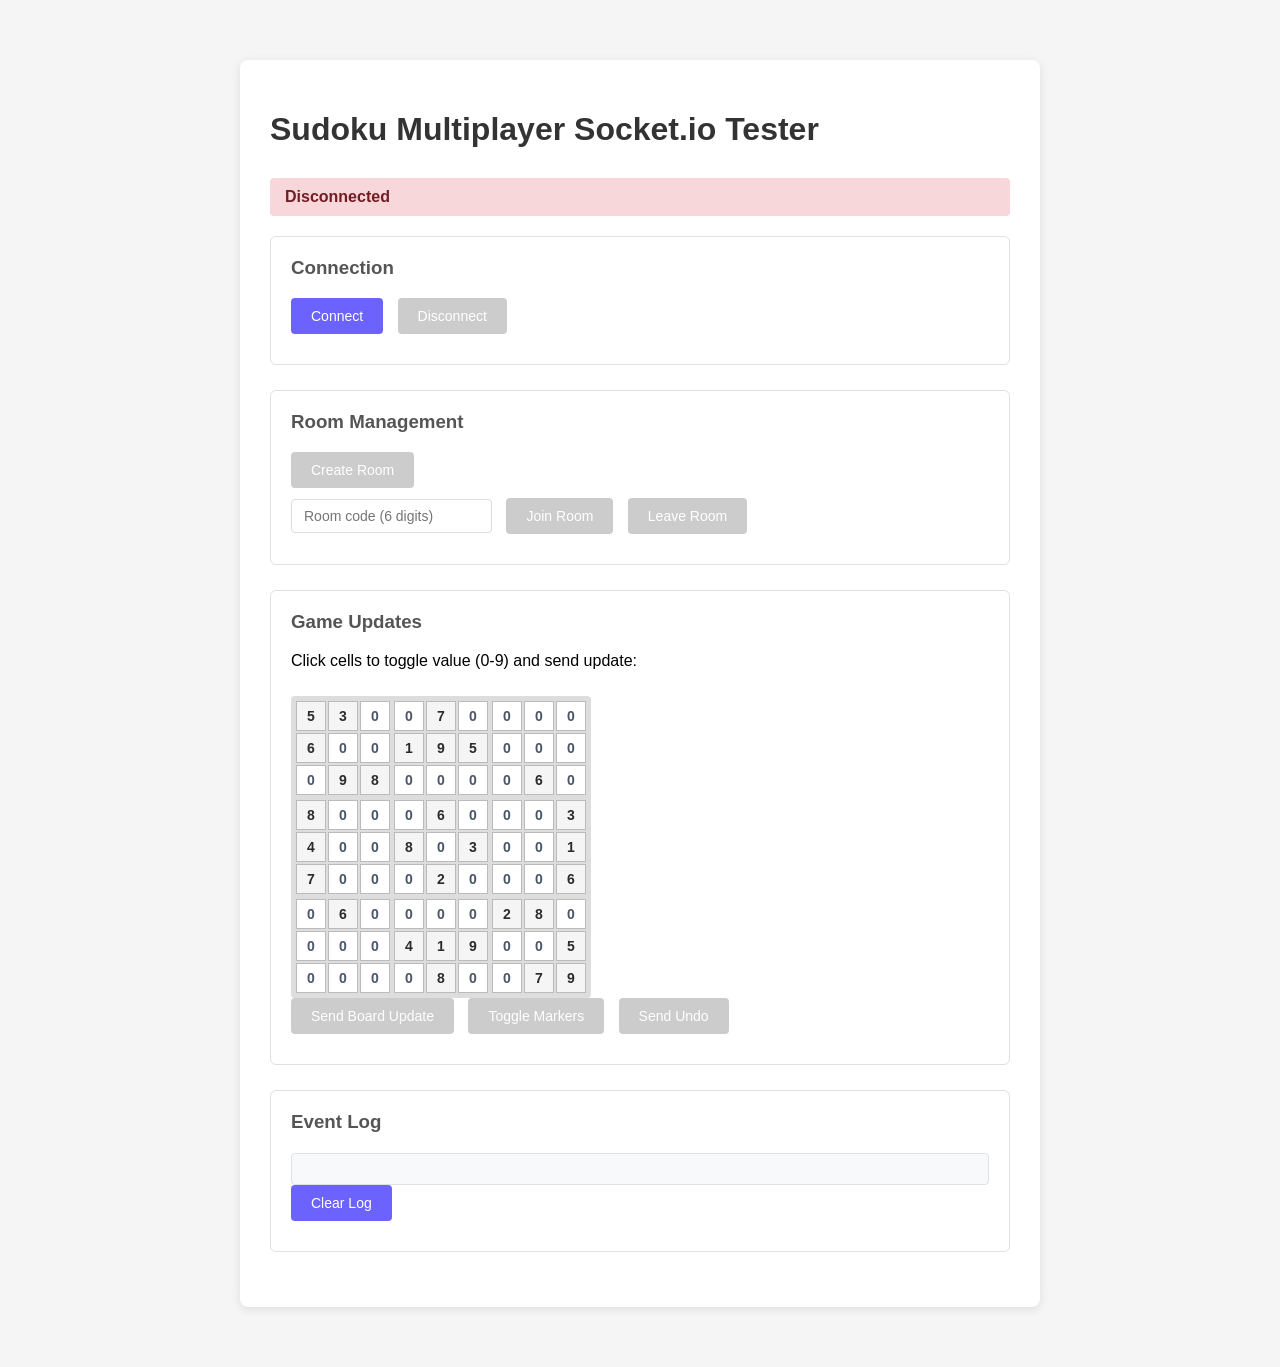
<file: ui/back/sudoku-back/index.html>
<!DOCTYPE html>
<html lang="en">
<head>
  <meta charset="UTF-8">
  <meta name="viewport" content="width=device-width, initial-scale=1.0">
  <title>Sudoku Socket.io Tester</title>
  <script src="https://cdn.socket.io/4.6.1/socket.io.min.js"></script>
  <style>
    body {
      font-family: Arial, sans-serif;
      max-width: 800px;
      margin: 40px auto;
      padding: 20px;
      background: #f5f5f5;
    }
    
    .container {
      background: white;
      padding: 30px;
      border-radius: 8px;
      box-shadow: 0 2px 10px rgba(0,0,0,0.1);
    }
    
    h1 {
      color: #333;
      margin-bottom: 30px;
    }
    
    .section {
      margin-bottom: 25px;
      padding: 20px;
      border: 1px solid #e0e0e0;
      border-radius: 6px;
    }
    
    .section h3 {
      margin-top: 0;
      color: #555;
    }
    
    .status {
      padding: 10px 15px;
      border-radius: 4px;
      margin-bottom: 20px;
      font-weight: bold;
    }
    
    .status.connected {
      background: #d4edda;
      color: #155724;
    }
    
    .status.disconnected {
      background: #f8d7da;
      color: #721c24;
    }
    
    button {
      background: #6c63ff;
      color: white;
      border: none;
      padding: 10px 20px;
      border-radius: 4px;
      cursor: pointer;
      font-size: 14px;
      margin-right: 10px;
      margin-bottom: 10px;
    }
    
    button:hover {
      background: #5a52d5;
    }
    
    button:disabled {
      background: #ccc;
      cursor: not-allowed;
    }
    
    input {
      padding: 8px 12px;
      border: 1px solid #ddd;
      border-radius: 4px;
      margin-right: 10px;
      font-size: 14px;
    }
    
    .log {
      background: #f8f9fa;
      border: 1px solid #dee2e6;
      border-radius: 4px;
      padding: 15px;
      margin-top: 20px;
      max-height: 300px;
      overflow-y: auto;
      font-family: monospace;
      font-size: 13px;
    }
    
    .log-entry {
      margin-bottom: 5px;
      padding: 5px;
      border-left: 3px solid transparent;
    }
    
    .log-entry.sent {
      border-left-color: #007bff;
      background: #e7f1ff;
    }
    
    .log-entry.received {
      border-left-color: #28a745;
      background: #e6f4ea;
    }
    
    .log-entry.error {
      border-left-color: #dc3545;
      background: #ffeaea;
    }
    
    .room-info {
      background: #f0f0ff;
      padding: 15px;
      border-radius: 4px;
      margin-top: 15px;
    }
    
    .test-board {
      display: inline-block;
      margin-top: 10px;
      background: #ddd;
      padding: 4px;
      border-radius: 4px;
    }
    
    .test-row {
      display: flex;
    }
    
    .test-cell {
      display: inline-block;
      width: 28px;
      height: 28px;
      border: 1px solid #bbb;
      text-align: center;
      line-height: 28px;
      cursor: pointer;
      background: white;
      font-size: 14px;
      font-weight: 600;
      margin: 1px;
      color: #4a5568;
    }
    
    .test-cell:hover {
      background: #f0f0ff;
    }
    
    .test-cell.fixed {
      background: #f5f5f5;
      color: #2c2c2c;
      font-weight: 700;
    }
    
    .test-cell[data-col="2"],
    .test-cell[data-col="5"] {
      margin-right: 3px;
    }
    
    .test-row[data-row="2"],
    .test-row[data-row="5"] {
      margin-bottom: 3px;
    }
  </style>
</head>
<body>
  <div class="container">
    <h1>Sudoku Multiplayer Socket.io Tester</h1>
    
    <div id="status" class="status disconnected">Disconnected</div>
    
    <div class="section">
      <h3>Connection</h3>
      <button id="connectBtn">Connect</button>
      <button id="disconnectBtn" disabled>Disconnect</button>
    </div>
    
    <div class="section">
      <h3>Room Management</h3>
      <button id="createRoomBtn" disabled>Create Room</button>
      <br>
      <input id="roomCodeInput" type="text" placeholder="Room code (6 digits)" maxlength="6">
      <button id="joinRoomBtn" disabled>Join Room</button>
      <button id="leaveRoomBtn" disabled>Leave Room</button>
      
      <div id="roomInfo" class="room-info" style="display: none;">
        <strong>Current Room:</strong> <span id="currentRoom">-</span><br>
        <strong>Players:</strong> <span id="playerCount">0</span>
      </div>
    </div>
    
    <div class="section">
      <h3>Game Updates</h3>
      <p>Click cells to toggle value (0-9) and send update:</p>
      <div class="test-board" id="testBoard"></div>
      <br>
      <button id="sendBoardBtn" disabled>Send Board Update</button>
      <button id="sendMarkerBtn" disabled>Toggle Markers</button>
      <button id="sendUndoBtn" disabled>Send Undo</button>
    </div>
    
    <div class="section">
      <h3>Event Log</h3>
      <div id="log" class="log"></div>
      <button id="clearLogBtn">Clear Log</button>
    </div>
  </div>

  <script>
    let socket = null;
    let currentRoom = null;
    let testBoard = createTestGameState();
    let markers = [];
    
    // Create test game state
    function createTestGameState() {
      const board = Array(9).fill(null).map(() => Array(9).fill(0));
      const pencilMarks = Array(9).fill(null).map(() => 
        Array(9).fill(null).map(() => [])
      );
      
      // Add some test data (simple sudoku pattern)
      board[0][0] = 5;
      board[0][1] = 3;
      board[0][4] = 7;
      board[1][0] = 6;
      board[1][3] = 1;
      board[1][4] = 9;
      board[1][5] = 5;
      board[2][1] = 9;
      board[2][2] = 8;
      board[2][7] = 6;
      board[3][0] = 8;
      board[3][4] = 6;
      board[3][8] = 3;
      board[4][0] = 4;
      board[4][3] = 8;
      board[4][5] = 3;
      board[4][8] = 1;
      board[5][0] = 7;
      board[5][4] = 2;
      board[5][8] = 6;
      board[6][1] = 6;
      board[6][6] = 2;
      board[6][7] = 8;
      board[7][3] = 4;
      board[7][4] = 1;
      board[7][5] = 9;
      board[7][8] = 5;
      board[8][4] = 8;
      board[8][7] = 7;
      board[8][8] = 9;
      
      return {
        board,
        pencilMarks,
        markedCells: [],
        initialBoard: board.map(row => [...row]),
        currentPuzzleIndex: -1,
        prefillNotes: false,
        autoClearNotes: false,
        multicolorBrush: false
      };
    }
    
    // UI Elements
    const statusEl = document.getElementById('status');
    const connectBtn = document.getElementById('connectBtn');
    const disconnectBtn = document.getElementById('disconnectBtn');
    const createRoomBtn = document.getElementById('createRoomBtn');
    const joinRoomBtn = document.getElementById('joinRoomBtn');
    const leaveRoomBtn = document.getElementById('leaveRoomBtn');
    const roomCodeInput = document.getElementById('roomCodeInput');
    const roomInfo = document.getElementById('roomInfo');
    const currentRoomEl = document.getElementById('currentRoom');
    const playerCountEl = document.getElementById('playerCount');
    const sendBoardBtn = document.getElementById('sendBoardBtn');
    const sendMarkerBtn = document.getElementById('sendMarkerBtn');
    const sendUndoBtn = document.getElementById('sendUndoBtn');
    const logEl = document.getElementById('log');
    const clearLogBtn = document.getElementById('clearLogBtn');
    
    // Create 9x9 board
    function createBoard() {
      const boardEl = document.getElementById('testBoard');
      boardEl.innerHTML = '';
      
      for (let r = 0; r < 9; r++) {
        const row = document.createElement('div');
        row.className = 'test-row';
        row.dataset.row = r;
        
        for (let c = 0; c < 9; c++) {
          const cell = document.createElement('span');
          cell.className = 'test-cell';
          cell.dataset.row = r;
          cell.dataset.col = c;
          cell.textContent = '0';
          
          // Cell click handler
          cell.onclick = () => {
            const currentValue = parseInt(cell.textContent);
            const newValue = (currentValue + 1) % 10;
            cell.textContent = newValue;
            
            // Send cell update
            if (currentRoom && socket) {
              const update = {
                type: 'cell',
                data: { row: r, col: c, value: newValue }
              };
              
              log(`Sending cell update: [${r},${c}] = ${newValue}`, 'sent');
              socket.emit('game-update', { roomCode: currentRoom, update });
            }
          };
          
          row.appendChild(cell);
        }
        
        boardEl.appendChild(row);
      }
    }
    
    // Initialize board
    createBoard();
    
    // Display initial test data
    testBoard.board.forEach((row, r) => {
      row.forEach((value, c) => {
        const cell = document.querySelector(`[data-row="${r}"][data-col="${c}"]`);
        if (cell) {
          if (value !== 0) {
            cell.textContent = value;
            cell.classList.add('fixed');
          }
        }
      });
    });
    
    // Logging
    function log(message, type = 'info') {
      const entry = document.createElement('div');
      entry.className = `log-entry ${type}`;
      entry.textContent = `[${new Date().toLocaleTimeString()}] ${message}`;
      logEl.appendChild(entry);
      logEl.scrollTop = logEl.scrollHeight;
    }
    
    // Update UI state
    function updateUI(connected, inRoom) {
      connectBtn.disabled = connected;
      disconnectBtn.disabled = !connected;
      createRoomBtn.disabled = !connected || inRoom;
      joinRoomBtn.disabled = !connected || inRoom;
      leaveRoomBtn.disabled = !connected || !inRoom;
      sendBoardBtn.disabled = !connected || !inRoom;
      sendMarkerBtn.disabled = !connected || !inRoom;
      sendUndoBtn.disabled = !connected || !inRoom;
      
      if (connected) {
        statusEl.className = 'status connected';
        statusEl.textContent = 'Connected';
      } else {
        statusEl.className = 'status disconnected';
        statusEl.textContent = 'Disconnected';
      }
      
      roomInfo.style.display = inRoom ? 'block' : 'none';
    }
    
    // Connect to server
    connectBtn.onclick = () => {
      socket = io('http://localhost:3000');
      if (!testBoard) {
        testBoard = createTestGameState();
      }
      
      socket.on('connect', () => {
        log('Connected to server', 'received');
        updateUI(true, false);
      });
      
      socket.on('disconnect', () => {
        log('Disconnected from server', 'error');
        currentRoom = null;
        updateUI(false, false);
      });
      
      socket.on('player-count', (count) => {
        log(`Player count update: ${count}`, 'received');
        playerCountEl.textContent = count;
      });
      
      socket.on('game-update', (update) => {
        log(`Game update received: ${JSON.stringify(update)}`, 'received');
        
        // Update test board based on update
        if (update.type === 'cell' && update.data) {
          const { row, col, value } = update.data;
          const cell = document.querySelector(`[data-row="${row}"][data-col="${col}"]`);
          if (cell) {
            cell.textContent = value;
          }
        } else if (update.type === 'board' && update.data) {
          // Update entire board
          update.data.board.forEach((row, r) => {
            row.forEach((value, c) => {
              const cell = document.querySelector(`[data-row="${r}"][data-col="${c}"]`);
              if (cell) {
                cell.textContent = value;
              }
            });
          });
        } else if (update.type === 'undo' && update.data) {
          // Clear board on undo
          document.querySelectorAll('.test-cell').forEach(cell => cell.textContent = '0');
        }
      });
      
      socket.on('error', (error) => {
        log(`Error: ${error}`, 'error');
      });
    };
    
    // Disconnect
    disconnectBtn.onclick = () => {
      if (socket) {
        socket.disconnect();
        socket = null;
      }
    };
    
    // Create room
    createRoomBtn.onclick = () => {
      log('Creating room...', 'sent');
      
      socket.emit('create-room', testBoard, (response) => {
        if (response.success) {
          currentRoom = response.roomCode;
          currentRoomEl.textContent = currentRoom;
          log(`Room created: ${currentRoom}`, 'received');
          updateUI(true, true);
          
          // Update visual board with test data
          testBoard.board.forEach((row, r) => {
            row.forEach((value, c) => {
              const cell = document.querySelector(`[data-row="${r}"][data-col="${c}"]`);
              if (cell && value !== 0) {
                cell.textContent = value;
              }
            });
          });
        } else {
          log(`Failed to create room: ${response.error}`, 'error');
        }
      });
    };
    
    // Join room
    joinRoomBtn.onclick = () => {
      const roomCode = roomCodeInput.value;
      if (roomCode.length !== 6) {
        log('Room code must be 6 digits', 'error');
        return;
      }
      
      log(`Joining room ${roomCode}...`, 'sent');
      
      socket.emit('join-room', roomCode, (response) => {
        if (response.success) {
          currentRoom = roomCode;
          currentRoomEl.textContent = currentRoom;
          log(`Joined room: ${roomCode}`, 'received');
          log(`Game state: ${JSON.stringify(response.gameState).substring(0, 100)}...`, 'received');
          updateUI(true, true);
          
          // Update test board with received state
          testBoard = response.gameState;
          
          // Update visual board
          testBoard.board.forEach((row, r) => {
            row.forEach((value, c) => {
              const cell = document.querySelector(`[data-row="${r}"][data-col="${c}"]`);
              if (cell) {
                cell.textContent = value;
              }
            });
          });
        } else {
          log(`Failed to join room: ${response.error}`, 'error');
        }
      });
    };
    
    // Leave room
    leaveRoomBtn.onclick = () => {
      log(`Leaving room ${currentRoom}...`, 'sent');
      
      socket.emit('leave-room', currentRoom, (response) => {
        if (response.success) {
          log('Left room', 'received');
          currentRoom = null;
          currentRoomEl.textContent = '-';
          playerCountEl.textContent = '0';
          updateUI(true, false);
        } else {
          log(`Failed to leave room: ${response.error}`, 'error');
        }
      });
    };
    
    // Send board update
    sendBoardBtn.onclick = () => {
      const board = Array(9).fill(null).map(() => Array(9).fill(0));
      
      // Copy test cells to board
      document.querySelectorAll('.test-cell').forEach(cell => {
        const row = parseInt(cell.dataset.row);
        const col = parseInt(cell.dataset.col);
        board[row][col] = parseInt(cell.textContent);
      });
      
      const update = {
        type: 'board',
        data: { board }
      };
      
      log('Sending board update', 'sent');
      socket.emit('game-update', { roomCode: currentRoom, update });
    };
    
    // Toggle markers
    sendMarkerBtn.onclick = () => {
      markers = markers.length > 0 ? [] : [['0,0', 1], ['1,1', 2], ['2,2', 1], ['4,4', 2]];
      
      const update = {
        type: 'markedCells',
        data: { markedCells: markers }
      };
      
      log(`Sending markers update: ${JSON.stringify(markers)}`, 'sent');
      socket.emit('game-update', { roomCode: currentRoom, update });
    };
    
    // Send undo
    sendUndoBtn.onclick = () => {
      const board = Array(9).fill(null).map(() => Array(9).fill(0));
      const pencilMarks = Array(9).fill(null).map(() => 
        Array(9).fill(null).map(() => [])
      );
      
      const update = {
        type: 'undo',
        data: { board, pencilMarks, markedCells: [] }
      };
      
      log('Sending undo update', 'sent');
      socket.emit('game-update', { roomCode: currentRoom, update });
      
      // Clear test board
      document.querySelectorAll('.test-cell').forEach(cell => cell.textContent = '0');
    };
    
    // Clear log
    clearLogBtn.onclick = () => {
      logEl.innerHTML = '';
    };
    
    // Initial state
    updateUI(false, false);
  </script>
</body>
</html>
</file>
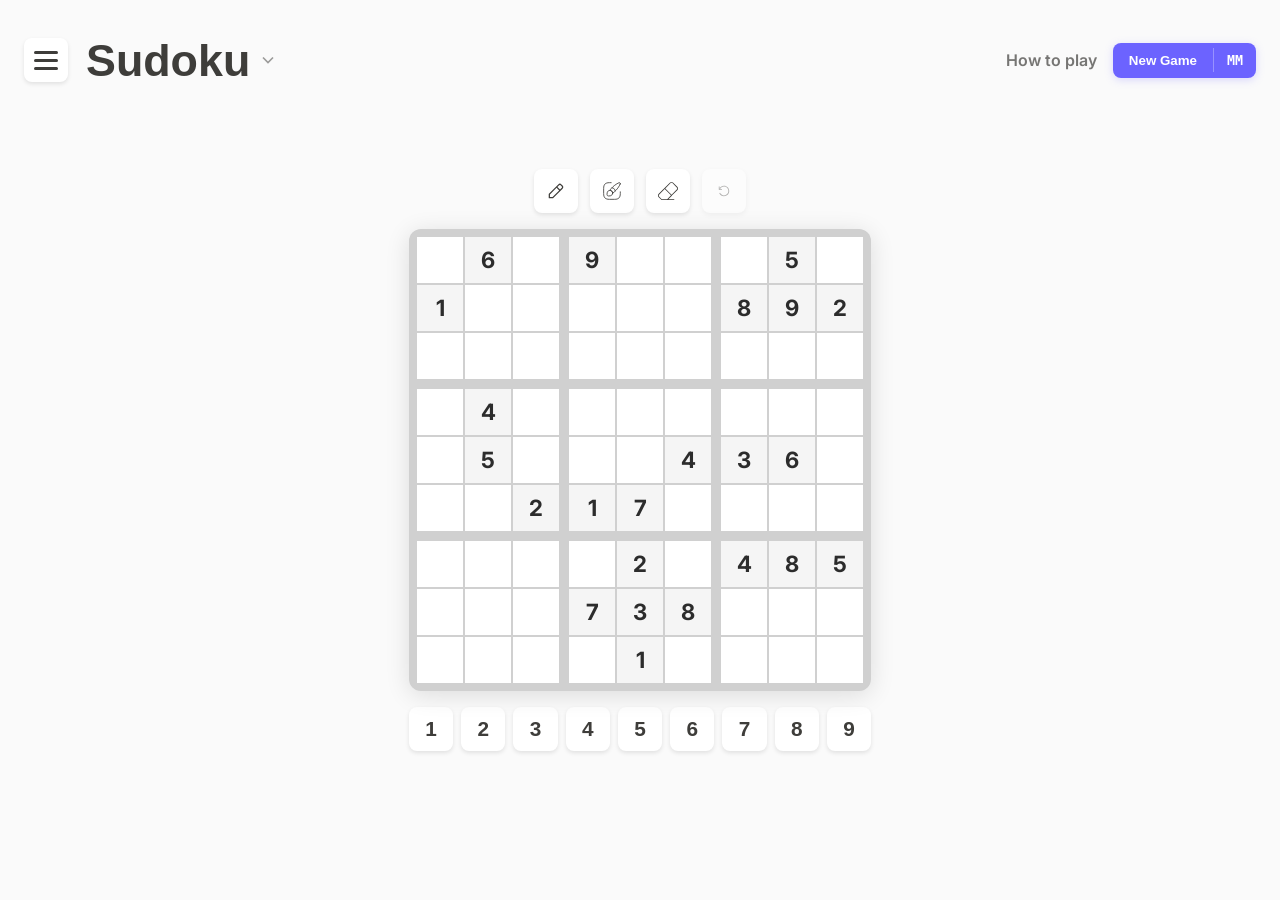
<file: ui/web/_sudoku/index.html>
<!DOCTYPE html>
<html lang="en">
<head>
  <meta charset="UTF-8">
  <meta name="viewport" content="width=device-width, initial-scale=1.0">
  <title>Sudoku</title>

  <!-- Open Graph meta tags -->
  <meta property="og:title" content="Sudoku">
  <meta property="og:description" content="Classic number puzzle">
  <meta property="og:image" content="/assets/sudoku-preview.png">
  <meta property="og:type" content="website">
  
  <!-- Fonts and styles -->
  <link href="https://fonts.googleapis.com/css2?family=Inter:wght@400;600&display=swap" rel="stylesheet">
  <link rel="stylesheet" href="common.css">
  <link rel="stylesheet" href="styles.css">
  <link rel="stylesheet" href="multiplayer.css">
  
  <!-- Favicons -->
  <link rel="apple-touch-icon" sizes="180x180" href="../assets/icons/apple-touch-icon.png">
  <link rel="icon" type="image/png" sizes="32x32" href="../assets/icons/favicon-32x32.png">
  <link rel="icon" type="image/png" sizes="16x16" href="../assets/icons/favicon-16x16.png">
  <link rel="manifest" href="../assets/icons/site.webmanifest">
</head>
<body>
  <!-- Header -->
  <header class="header">
    <div class="leftControls">
      <button id="menuBtn" class="hamburger">
        <span></span>
      </button>
      <div class="title-wrapper">
        <button id="titleBtn" class="title-button">
          Sudoku
          <svg class="chevron" width="20" height="20" viewBox="0 0 24 24" fill="none" stroke="currentColor" stroke-width="2">
            <path d="M6 9l6 6 6-6"/>
          </svg>
        </button>
        <div id="gamesDropdown" class="games-dropdown">
          <a href="../sudoku/" class="game-item active">
            <div class="game-name">Sudoku</div>
            <div class="game-desc">Classic</div>
          </a>
          <!-- <a href="../masyu/" class="game-item">
            <div class="game-name">Masyu</div>
            <div class="game-desc">Draw a loop</div>
          </a> -->
          <!-- <a href="../bmf/" class="game-item">
            <div class="game-name">BMF</div>
            <div class="game-desc">Find patterns</div>
          </a> -->
        </div>
      </div>
    </div>
    <div class="rightControls">
      <a href="#" id="helpLink">How to play</a>
      <div class="new-game-wrapper">
        <button id="newBtn" class="btn btn-primary btn-with-indicator">
          <span class="btn-text">New Game</span>
          <span class="btn-divider"></span>
          <span class="btn-indicator" id="difficultyIndicator">MS</span>
        </button>
        <div id="difficultyDropdown" class="difficulty-dropdown">
          <div class="slider-group">
            <label>Difficulty</label>
            <input type="range" id="difficultySlider" min="0" max="4" value="1" step="1">
          </div>
          <div class="slider-group">
            <label>Duration</label>
            <input type="range" id="depthSlider" min="0" max="2" value="1" step="1">
          </div>
          <div class="difficulty-display" id="difficultyDisplay">Medium Sea</div>
        </div>
      </div>
    </div>
  </header>

  <!-- Settings Panel -->
  <div id="panel">
    
    <div class="settings-section">
      <h3 class="settings-header">Highlights</h3>
      
      <div class="setting">
        <label for="highlightPencilMarks" title="Highlight selected number in pencil marks">Notes</label>
        <label class="switch">
          <input type="checkbox" id="highlightPencilMarks">
          <span class="slider"></span>
        </label>
      </div>
      
      <div class="setting">
        <label for="highlightBiValues" title="Cells with exactly 2 candidates">Bi-values</label>
        <label class="switch">
          <input type="checkbox" id="highlightBiValues">
          <span class="slider"></span>
        </label>
      </div>
    </div>

    <div class="settings-section">
      <h3 class="settings-header">Note helpers</h3>
      
      <div class="setting">
        <label for="prefillNotes" title="Fill all empty cells with notes 1-9 when starting a new puzzle">Prefill</label>
        <label class="switch">
          <input type="checkbox" id="prefillNotes">
          <span class="slider"></span>
        </label>
      </div>

      <div class="setting">
        <label for="autoClearNotes" title="Automatically remove invalid notes based on placed numbers">Auto clear</label>
        <label class="switch">
          <input type="checkbox" id="autoClearNotes">
          <span class="slider"></span>
        </label>
      </div>
      
      <div class="setting">
        <label for="multicolorBrush" title="Enable two-color marking mode">Multicolor brush</label>
        <label class="switch">
          <input type="checkbox" id="multicolorBrush">
          <span class="slider"></span>
        </label>
      </div>
    </div>
    
    <div class="settings-section settings-section-small">
      <div class="setting codeInputWrap">
        <label for="codeInput">Puzzle code <span id="puzzleNumber"></span></label>
        <input type="text" id="codeInput" class="codeInput" placeholder="Paste code">
        <div class="codeButtons">
          <button id="copyCodeBtn" class="btn btn-secondary btn-small">Copy</button>
          <button id="loadCodeBtn" class="btn btn-secondary btn-small">Load</button>
        </div>
      </div>
    </div>
    
    <!-- Multiplayer Section -->
    <div class="settings-section settings-section-small" id="multiplayerSection">
      <div class="multiplayer-controls">
        <label class="section-label">Multiplayer room</label>
        
        <!-- No room state -->
        <div id="multiplayerNoRoom">
          <div class="multiplayer-buttons">
            <button id="createRoomBtn" class="btn btn-secondary btn-small">Create</button>
            <button id="joinRoomBtn" class="btn btn-secondary btn-small">Join</button>
          </div>
          
          <!-- Join input group (hidden by default) -->
          <div class="join-input-group" id="joinInputGroup">
            <input type="text" id="roomCodeInput" placeholder="123456" maxlength="6" pattern="\d{6}">
            <button id="joinConfirmBtn" class="btn btn-primary btn-xs">✓</button>
            <button id="joinCancelBtn" class="btn btn-secondary btn-xs">✕</button>
          </div>
        </div>
        
        <!-- In room state (hidden by default) -->
        <div id="multiplayerInRoom" style="display: none;">
          <div class="room-status">
            <span class="room-code" id="roomCode" title="Click to copy">123456</span>
            <div class="player-info">
              <svg class="player-icon" width="16" height="16" viewBox="0 -0.5 25 25" fill="none" xmlns="http://www.w3.org/2000/svg">
                <path fill-rule="evenodd" clip-rule="evenodd" d="M14.9769 14H10.0229C8.56488 14.0724 7.2731 14.963 6.68693 16.3C5.97993 17.688 7.39093 19 9.03193 19H15.9679C17.6099 19 19.0209 17.688 18.3129 16.3C17.7268 14.963 16.435 14.0724 14.9769 14Z" stroke="currentColor" stroke-width="1.5" stroke-linecap="round" stroke-linejoin="round"/>
                <path fill-rule="evenodd" clip-rule="evenodd" d="M15.4999 8C15.4999 9.65685 14.1568 11 12.4999 11C10.8431 11 9.49994 9.65685 9.49994 8C9.49994 6.34315 10.8431 5 12.4999 5C13.2956 5 14.0587 5.31607 14.6213 5.87868C15.1839 6.44129 15.4999 7.20435 15.4999 8Z" stroke="currentColor" stroke-width="1.5" stroke-linecap="round" stroke-linejoin="round"/>
              </svg>
              <span id="playerCount">1</span>
              <button id="leaveRoomBtn" class="btn btn-secondary btn-xs">Leave</button>
            </div>
          </div>
        </div>
      </div>
    </div>
    
  </div>

  <!-- Main Content -->
  <div id="app">
    <!-- Controls -->
    <div class="controls">
      <button id="pencilBtn" class="tool-btn" title="Pencil mode (N)">
        <svg width="20" height="20" viewBox="0 0 24 24" fill="currentColor" xmlns="http://www.w3.org/2000/svg">
          <path d="M4,20.75A.751.751,0,0,1,3.25,20V15.819a.755.755,0,0,1,.22-.53L14.711,4.05a2.72,2.72,0,0,1,3.848,0L19.95,5.441a2.72,2.72,0,0,1,0,3.848L8.712,20.53a.747.747,0,0,1-.531.22ZM4.75,16.129V19.25h3.12l7.91-7.91L12.66,8.22ZM16.841,10.28l2.051-2.051a1.223,1.223,0,0,0,0-1.727L17.499,5.108a1.222,1.222,0,0,0-1.727,0L13.72,7.16Z"/>
        </svg>
      </button>
      <button id="markerBtn" class="tool-btn" title="Marker mode (M) - Double-click to clear all">
        <svg width="20" height="20" viewBox="0 0 24 24" fill="none" stroke="currentColor" xmlns="http://www.w3.org/2000/svg">
          <path d="M10.97 2H8.97C3.97 2 1.97 4 1.97 9V15C1.97 20 3.97 22 8.97 22H14.97C19.97 22 21.97 20 21.97 15V13" stroke-width="1" stroke-linecap="round" stroke-linejoin="round"/>
          <path d="M21.88 3.55998C20.65 6.62998 17.56 10.81 14.98 12.88L13.4 14.14C13.2 14.29 13 14.41 12.77 14.5C12.77 14.35 12.76 14.2 12.74 14.04C12.65 13.37 12.35 12.74 11.81 12.21C11.26 11.66 10.6 11.35 9.92 11.26C9.76 11.25 9.6 11.24 9.44 11.25C9.53 11 9.66 10.77 9.83 10.58L11.09 8.99998C13.16 6.41998 17.35 3.30998 20.41 2.07998C20.88 1.89998 21.34 2.03998 21.63 2.32998C21.93 2.62998 22.07 3.08998 21.88 3.55998Z" stroke-width="1" stroke-linecap="round" stroke-linejoin="round"/>
          <path d="M12.78 14.49C12.78 15.37 12.44 16.21 11.81 16.85C11.32 17.34 10.66 17.68 9.87 17.78L7.9 17.99C6.83 18.11 5.91 17.2 6.03 16.11L6.24 14.14C6.43 12.39 7.89 11.27 9.45 11.24C9.61 11.23 9.77 11.24 9.93 11.25C10.61 11.34 11.27 11.65 11.82 12.2C12.36 12.74 12.66 13.36 12.75 14.03C12.77 14.19 12.78 14.35 12.78 14.49Z" stroke-width="1" stroke-linecap="round" stroke-linejoin="round"/>
          <path d="M15.82 11.9799C15.82 9.88994 14.13 8.18994 12.03 8.18994" stroke-width="1" stroke-linecap="round" stroke-linejoin="round"/>
        </svg>
      </button>
      <button id="eraserBtn" class="tool-btn" title="Eraser mode (E)">
      <svg fill="currentColor" height="20" width="20" xmlns="http://www.w3.org/2000/svg" viewBox="0 0 480.001 480.001">
      <g>
        <g>
          <path d="M333.142,350.846c0.115-0.115,0.215-0.239,0.323-0.357l129.681-129.706c10.878-10.878,16.864-25.368,16.855-40.8
            c-0.01-15.409-5.999-29.865-16.854-40.694l-97.844-97.874c-10.853-10.845-25.326-16.817-40.75-16.817
            c-15.426,0-29.895,5.974-40.741,16.82L16.855,308.329C5.974,319.21-0.012,333.713,0,349.168
            c0.013,15.425,6.002,29.884,16.854,40.7l62.592,62.606c0.061,0.061,0.127,0.112,0.188,0.171c0.174,0.165,0.349,0.331,0.534,0.483
            c0.082,0.067,0.171,0.126,0.255,0.19c0.175,0.135,0.349,0.271,0.532,0.395c0.07,0.047,0.145,0.085,0.215,0.13
            c0.205,0.131,0.412,0.26,0.627,0.376c0.051,0.026,0.103,0.048,0.154,0.074c0.239,0.123,0.482,0.241,0.732,0.346
            c0.033,0.014,0.067,0.024,0.101,0.037c0.269,0.108,0.54,0.208,0.819,0.293c0.034,0.011,0.07,0.017,0.104,0.027
            c0.276,0.081,0.556,0.154,0.841,0.211c0.082,0.017,0.165,0.023,0.247,0.038c0.239,0.041,0.479,0.084,0.724,0.107
            c0.33,0.033,0.663,0.051,0.998,0.051h137.91h159.308c5.522,0,10-4.478,10-10c0-5.522-4.478-10-10-10H248.566l84.22-84.236
            C332.904,351.06,333.027,350.96,333.142,350.846z M220.285,435.404H90.66l-59.675-59.689
            c-7.076-7.054-10.977-16.487-10.985-26.563c-0.008-10.106,3.897-19.582,10.996-26.681l129.825-129.803l151.091,151.091
            L220.285,435.404z M174.965,178.527L297.953,55.56c7.069-7.069,16.516-10.963,26.6-10.963c10.085,0,19.536,3.895,26.609,10.962
            l97.85,97.88c7.08,7.063,10.982,16.493,10.989,26.557c0.006,10.085-3.899,19.547-10.998,26.645l-122.95,122.974L174.965,178.527z"
            />
        </g>
      </g>
      </svg>
      </button>
      <button id="undoBtn" class="tool-btn" title="Undo (Ctrl+Z)">
        <svg width="20" height="20" viewBox="0 0 50 50" fill="currentColor" xmlns="http://www.w3.org/2000/svg">
          <path d="M25 38c-5.1 0-9.7-3-11.8-7.6l1.8-.8c1.8 3.9 5.7 6.4 10 6.4 6.1 0 11-4.9 11-11s-4.9-11-11-11c-4.6 0-8.5 2.8-10.1 7.3l-1.9-.7c1.9-5.2 6.6-8.6 12-8.6 7.2 0 13 5.8 13 13s-5.8 13-13 13z"/>
          <path d="M20 22h-8v-8h2v6h6z"/>
        </svg>
      </button>
    </div>

    <!-- Game Board -->
    <div id="boardWrap">
      <div id="board"></div>
    </div>

    <!-- Number Pad -->
    <div id="numpad">
      <button class="num-btn" data-num="1">1</button>
      <button class="num-btn" data-num="2">2</button>
      <button class="num-btn" data-num="3">3</button>
      <button class="num-btn" data-num="4">4</button>
      <button class="num-btn" data-num="5">5</button>
      <button class="num-btn" data-num="6">6</button>
      <button class="num-btn" data-num="7">7</button>
      <button class="num-btn" data-num="8">8</button>
      <button class="num-btn" data-num="9">9</button>
    </div>
  </div>


  <!-- Help modal -->
  <div class="helpModal" id="helpModal">
    <div class="helpBox">
      <h2>How to Play Sudoku</h2>
      <p>Fill the grid so that each row, column, and 3×3 box contains the digits 1-9 without repetition.</p>
      
      <h3>Controls</h3>
      <ul>
        <li>Click any cell to select it</li>
        <li>Use keyboard (1-9) to place numbers</li>
        <li>Press the same number again to remove it</li>
        <li>Navigate with arrow keys or WASD</li>
        <li>Press Delete, Backspace ot 0 to clear a cell</li>
        <li>Press U or Ctrl+Z to undo</li>
      </ul>
      
      <h3>Modes</h3>
      <ul>
        <li><strong>Pencil mode (N):</strong> Make small notes in cells instead of placing numbers</li>
        <li><strong>Marker mode (M):</strong> Highlight cells for analysis. Click to mark/unmark cells. With multicolor enabled: peach → green → clear. Desktop only: drag to mark multiple cells. Double-click button or Shift+M to clear all</li>
        <li><strong>Eraser mode (E):</strong> Click cells to clear them quickly</li>
      </ul>
      
      <h3>Difficulty Levels</h3>
      <ul>
        <li>Use the dropdown next to "New Game" to select difficulty and duration</li>
        <li>Difficulty ranges from Easy to Insane</li>
        <li>Duration indicates puzzle length: S (Small), M (Medium), L (Large)</li>
      </ul>
      
      <h3>Puzzle Codes</h3>
      <ul>
        <li>Load puzzles by code or number (e.g., <code>#123</code> or <code>MS#456</code>)</li>
        <li>Difficulty codes: E=Easy, M=Medium, H=Hard, D=Diabolical, I=Insane</li>
        <li>Duration codes: S=Small, M=Medium, L=Large</li>
      </ul>
      
      <button id="closeHelp" class="btn btn-primary">Got it!</button>
    </div>
  </div>

  <!-- Socket.io -->
  <script src="https://cdn.socket.io/4.6.1/socket.io.min.js"></script>
  
  <!-- Scripts -->
  <script src="puzzle_list.js"></script>
  <script>
    // Global game state variables - must be declared before other scripts
    let board = [];
    let solution = [];
    let fixed = [];
    let pencilMarks = [];
    let selectedCell = null;
    let solved = false;
    let pencilMode = false;
    let eraserMode = false;
    let markerMode = false;
    let markedCells = new Map(); // Changed from Set to Map for multicolor support
    let isDraggingMarker = false;
    let markerDragMode = 'add'; // 'add' or 'remove'
    let markerDragColor = 1; // Track which color we're dragging
    let dragStarted = false;
    let needsRender = false;
    let currentPuzzleIndex = -1;
    let initialBoard = [];
    let undoHistory = [];
    let selectedNumber = null;
    let highlightPencilMarks = true;
    let highlightAffectedAreas = true; // Always on
    let showBiValue = false;
    let prefillNotes = false;
    let autoClearNotes = false;
    let highlightRelatedCells = true; // Always on
    let multicolorBrush = false;
    let gameModified = false;
    let confirmingNewGame = false;
    // Difficulty settings
    let currentDifficulty = 1; // Medium (0-4: Easy, Medium, Hard, Diabolical, Extreme)
    let currentDepth = 1; // Sea (0-2: Lake, Sea, Ocean)
    window.eraserMode = eraserMode;
    window.initialBoard = initialBoard;
  </script>
  <script src="utils.js"></script>
  <script src="common.js"></script>
  <script src="multiplayer.js"></script>
  <script src="encoder.js"></script>
  <script src="storage.js"></script>
  <script src="renderer.js"></script>
  <script src="script.js"></script>
</body>
</html>
</file>
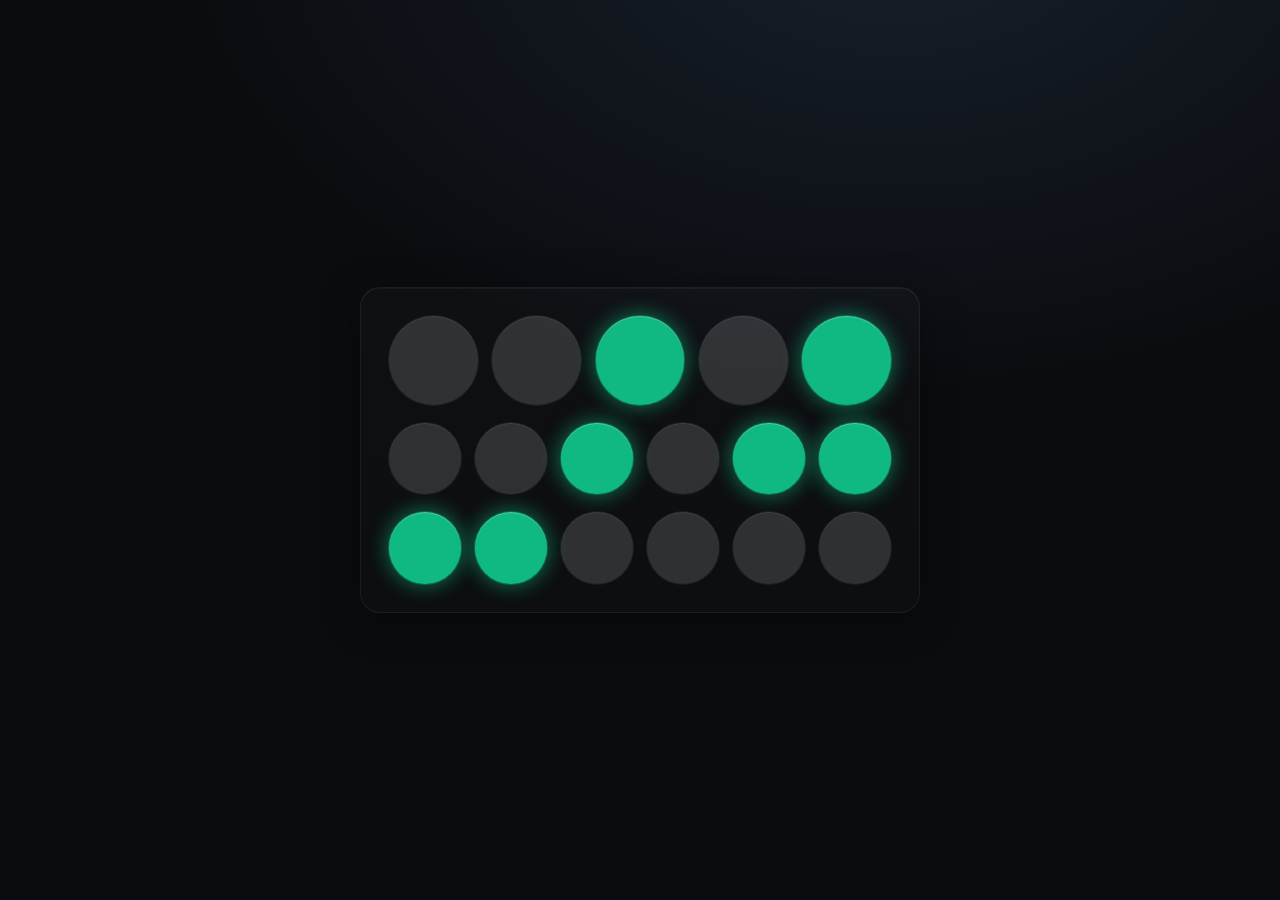
<file: ui/web/binclock/index.html>
<!DOCTYPE html>
<html lang="en">
<head>
  <meta charset="utf-8" />
  <meta name="viewport" content="width=device-width, initial-scale=1" />
  <title>bin(00:00)</title>

  <!-- Open Graph -->
  <meta property="og:title" content="Binary Clock">
  <meta property="og:description" content="Binary LED-style clock in the browser.">
  <meta property="og:image" content="/assets/binclock-preview.png">
  <meta property="og:type" content="website">

  <!-- Favicons (in assets/icons-binclock) -->
  <link rel="apple-touch-icon" sizes="180x180" href="../assets/icons-binclock/apple-touch-icon.png">
  <link rel="icon" type="image/png" sizes="32x32" href="../assets/icons-binclock/favicon-32x32.png">
  <link rel="icon" type="image/png" sizes="16x16" href="../assets/icons-binclock/favicon-16x16.png">
  <link rel="manifest" href="../assets/icons-binclock/site.webmanifest">

  <style>
    :root{--bg:#0b0c10;--panel:#111318;--fg:#e5e7eb;--muted:#9aa3af;--off:rgba(255,255,255,.14);--on:#10b981;--glow:rgba(16,185,129,.45);--gap:clamp(10px,2.2vw,18px);--radius:20px}
    *{box-sizing:border-box}
    html,body{height:100%;background:radial-gradient(1200px 800px at 70% -10%,#17202a 0%,var(--bg) 60%);color:var(--fg);font-family:ui-sans-serif,system-ui,-apple-system,Segoe UI,Roboto,Helvetica,Arial,"Apple Color Emoji","Segoe UI Emoji";line-height:1.45}
    body{margin:0;display:grid;place-items:center;padding:6vh 4vw}
    .wrap{width:min(560px,92vw);display:grid;gap:var(--gap);background:linear-gradient(180deg,rgba(255,255,255,.02),rgba(255,255,255,.01));border:1px solid rgba(255,255,255,.06);border-radius:var(--radius);box-shadow:0 8px 40px rgba(0,0,0,.35),inset 0 1px 0 rgba(255,255,255,.04);padding:clamp(16px,3.5vw,28px)}
    .row{display:grid;grid-template-columns:repeat(var(--cols),1fr);gap:calc(var(--gap)*.8);width:100%}
    .light{aspect-ratio:1/1;border-radius:9999px;background:var(--off);box-shadow:inset 0 1px 0 rgba(255,255,255,.08),0 0 0 1px rgba(255,255,255,.06);transition:background .2s,box-shadow .2s,transform .2s}
    .light.on{background:var(--on);box-shadow:inset 0 1px 0 rgba(255,255,255,.25),0 0 18px 4px var(--glow),0 0 0 1px rgba(16,185,129,.35);transform:translateZ(0)}
  </style>
</head>
<body>
  <main class="wrap" aria-live="polite">
    <section><div id="hours" class="row" aria-label="Hours"></div></section>
    <section><div id="minutes" class="row" aria-label="Minutes"></div></section>
    <section><div id="seconds" class="row" aria-label="Seconds"></div></section>
  </main>

  <script>
    // Create a row of lights
    function createRow(host,count){host.style.setProperty('--cols',count);host.replaceChildren();for(let i=0;i<count;i++){const d=document.createElement('div');d.className='light';d.setAttribute('aria-hidden','true');host.appendChild(d)}}
    // Decimal to fixed-width binary
    const toFixedBinary=(n,w)=>n.toString(2).padStart(w,'0');
    // Local time parts
    function getLocalTimeParts(){const d=new Date();return{h:d.getHours(),m:d.getMinutes(),s:d.getSeconds()}}
    // Apply bits to row (MSB first)
    function applyBits(host,bits){const it=host.children;for(let i=0;i<bits.length;i++){it[i].classList.toggle('on',bits[i]==='1')}}
    // Init rows
    const hoursEl=document.getElementById('hours'),minutesEl=document.getElementById('minutes'),secondsEl=document.getElementById('seconds');
    createRow(hoursEl,5);createRow(minutesEl,6);createRow(secondsEl,6);
    // Update UI and title bin(HH:MM)
    function update(){const{h,m,s}=getLocalTimeParts();applyBits(hoursEl,toFixedBinary(h,5));applyBits(minutesEl,toFixedBinary(m,6));applyBits(secondsEl,toFixedBinary(s,6));document.title=`bin(${String(h).padStart(2,'0')}:${String(m).padStart(2,'0')})`;}
    update();const delay=1000-(Date.now()%1000);setTimeout(()=>{update();setInterval(update,1000)},delay);
  </script>
</body>
</html>
</file>
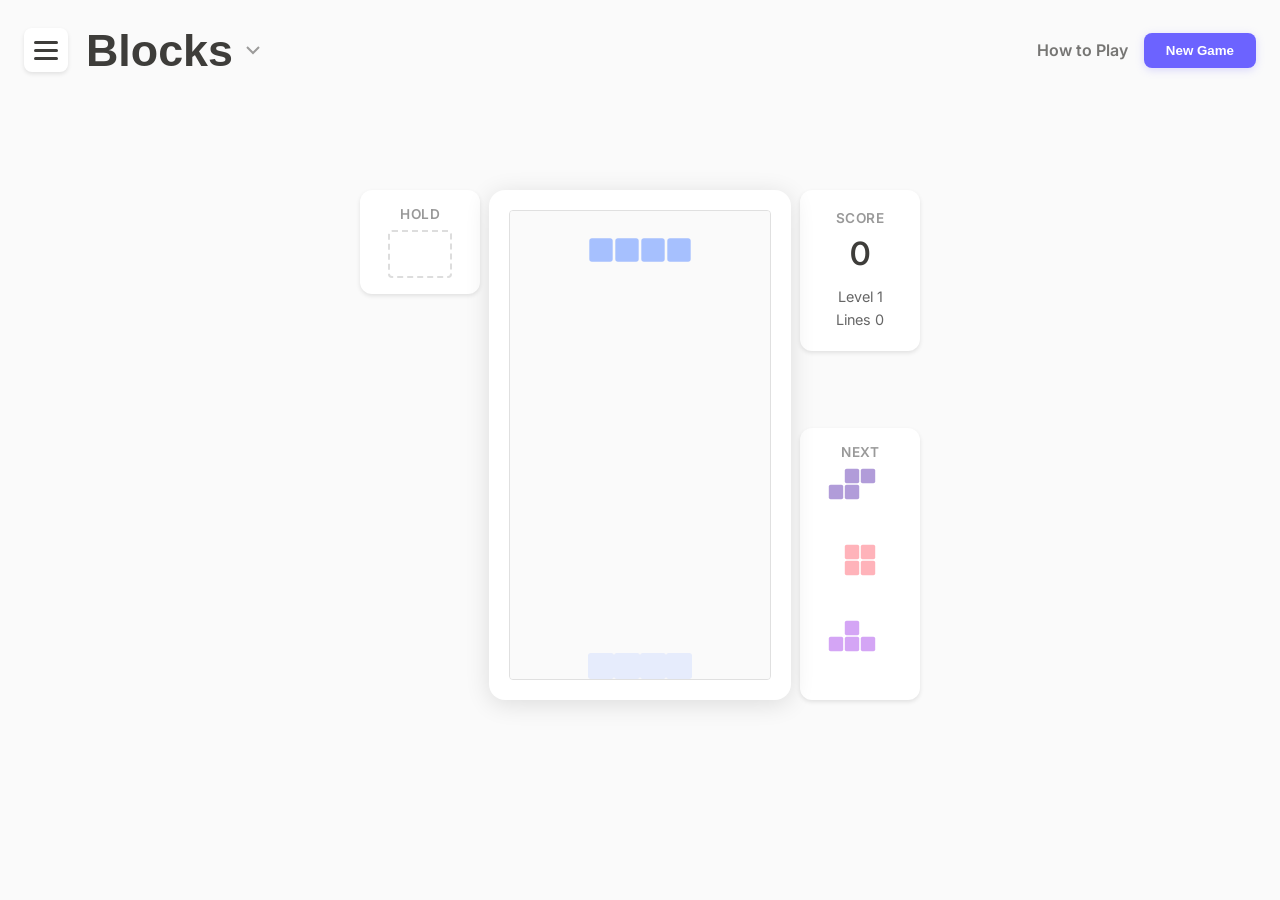
<file: ui/web/Blocks/index.html>
<!DOCTYPE html>
<html lang="en">
<head>
  <meta charset="UTF-8">
  <meta name="viewport" content="width=device-width, initial-scale=1.0">
  <title>Blocks</title>
  
  <!-- Open Graph meta tags -->
  <meta property="og:title" content="Blocks">
  <meta property="og:description" content="Falling tetraminos">
  <meta property="og:image" content="/assets/blocks-preview.png">
  <meta property="og:type" content="website">

  <!-- Favicons -->
  <link rel="apple-touch-icon" sizes="180x180" href="../assets/icons/apple-touch-icon.png">
  <link rel="icon" type="image/png" sizes="32x32" href="../assets/icons/favicon-32x32.png">
  <link rel="icon" type="image/png" sizes="16x16" href="../assets/icons/favicon-16x16.png">
  <link rel="manifest" href="../assets/icons/site.webmanifest">
  
  <link href="https://fonts.googleapis.com/css2?family=Inter:wght@400;600&display=swap" rel="stylesheet">
  
  <!-- CSS files -->
  <link rel="stylesheet" href="common.css">
  <link rel="stylesheet" href="game.css">
</head>
<body>
  <header class="header">
    <div class="leftControls">
      <button id="menuBtn" class="hamburger">
        <span></span>
      </button>
      
      <div class="title-wrapper">
        <button id="titleBtn" class="title-button">
          Blocks
          <svg class="chevron" width="24" height="24" viewBox="0 0 24 24" fill="none" stroke="currentColor" stroke-width="2">
            <polyline points="6 9 12 15 18 9"></polyline>
          </svg>
        </button>
        
        <div id="gamesDropdown" class="games-dropdown">
          <a href="../blocks/" class="game-item active">
            <span class="game-name">Blocks</span>
            <span class="game-desc">Falling tetraminos</span>
          </a>
          <a href="../other-game/" class="game-item">
            <span class="game-name">Other Game</span>
            <span class="game-desc">Coming soon</span>
          </a>
        </div>
      </div>
    </div>
    
    <div class="rightControls">
      <a href="#" id="helpLink">How to Play</a>
      <button id="newBtn" class="btn btn-primary">New Game</button>
    </div>
  </header>
  
  <div id="panel" class="settings-panel">
    <div class="setting">
      <label title="Enable or disable gameplay animations">Animations</label>
      <label class="switch">
        <input type="checkbox" id="animationsToggle" checked>
        <span class="slider"></span>
      </label>
    </div>
    <div class="setting">
      <label title="Control pieces with mouse movement">Mouse Control</label>
      <label class="switch">
        <input type="checkbox" id="mouseControlToggle">
        <span class="slider"></span>
      </label>
    </div>
    <div class="setting">
      <label title="Show touch buttons on mobile">Touch Buttons</label>
      <label class="switch">
        <input type="checkbox" id="touchButtonsToggle">
        <span class="slider"></span>
      </label>
    </div>
  </div>
  
  <main id="app" class="game-layout">
    <!-- Score box -->
    <div class="info-box score-box" id="scoreBox">
      <div class="score-section">
        <h3>Score</h3>
        <div class="score" id="score">0</div>
      </div>
      <div class="stats">
        <div>Level <span id="level">1</span></div>
        <div>Lines <span id="lines">0</span></div>
      </div>
    </div>
    
    <!-- Hold box -->
    <div class="info-box piece-box" id="holdBox">
      <h3>Hold</h3>
      <div class="hold-preview" id="holdPreview">
        <div class="empty-hold"></div>
      </div>
    </div>
    
    <!-- Game board -->
    <div class="game-container">
      <div class="board-wrap">
        <div id="board"></div>
        <div class="paused-overlay" id="pausedOverlay">
          <div class="paused-text">PAUSED</div>
        </div>
      </div>
      <h2 id="gameOverText" class="game-over-text">Game Over</h2>
    </div>
    
    <!-- Mobile pause button -->
    <button id="mobilePauseBtn" class="mobile-pause-btn touch-control">
      <svg class="pause-icon" width="20" height="20" viewBox="0 0 20 20" fill="none">
        <rect x="5" y="4" width="3" height="12" fill="currentColor"/>
        <rect x="12" y="4" width="3" height="12" fill="currentColor"/>
      </svg>
      <svg class="play-icon" width="20" height="20" viewBox="0 0 20 20" fill="none" style="display: none;">
        <path d="M6 4 L16 10 L6 16 Z" fill="currentColor"/>
      </svg>
    </button>
    
    <!-- Next box -->
    <div class="info-box piece-box" id="nextBox">
      <h3>Next</h3>
      <div class="next-queue" id="nextQueue"></div>
    </div>
    
    <!-- Touch controls -->
    <div id="touchControls" class="touch-controls">
      <button id="touchLeft" class="touch-btn">
        <svg width="28" height="28" viewBox="0 0 24 24">
          <polyline points="15 18 9 12 15 6" stroke="currentColor" stroke-width="3" stroke-linecap="round" stroke-linejoin="round" fill="none"/>
        </svg>
      </button>
      <button id="touchRotate" class="touch-btn">
        <svg width="20" height="20" viewBox="0 0 50 50" fill="currentColor" xmlns="http://www.w3.org/2000/svg">
          <path d="M25 38c-5.1 0-9.7-3-11.8-7.6l1.8-.8c1.8 3.9 5.7 6.4 10 6.4 6.1 0 11-4.9 11-11s-4.9-11-11-11c-4.6 0-8.5 2.8-10.1 7.3l-1.9-.7c1.9-5.2 6.6-8.6 12-8.6 7.2 0 13 5.8 13 13s-5.8 13-13 13z"/>
          <path d="M20 22h-8v-8h2v6h6z"/>
        </svg>
      </button>
      <button id="touchRight" class="touch-btn">
        <svg width="28" height="28" viewBox="0 0 24 24">
          <polyline points="9 18 15 12 9 6" stroke="currentColor" stroke-width="3" stroke-linecap="round" stroke-linejoin="round" fill="none"/>
        </svg>
      </button>
    </div>
    

  </main>
  
  
  <div class="help-modal" id="helpModal">
    <div class="help-content">
      <h2>How to Play Blocks</h2>
      <p>Place falling blocks to create complete horizontal lines. When a line is completed, it disappears and you earn points!</p>
      
      <h3>Controls</h3>
      <ul>
        <li><strong>← →</strong> or <strong>A/D</strong> - Move left/right</li>
        <li><strong>↓</strong> or <strong>S</strong> - Soft drop (faster fall)</li>
        <li><strong>↑</strong> or <strong>W/X</strong> - Rotate clockwise</li>
        <li><strong>Z</strong> or <strong>Ctrl</strong> - Rotate counter-clockwise</li>
        <li><strong>Space</strong> - Hard drop (instant fall)</li>
        <li><strong>C</strong> or <strong>Shift</strong> - Hold piece</li>
        <li><strong>P</strong> or <strong>Esc</strong> - Pause game</li>
      </ul>
      
      <h3>Touch Controls</h3>
      <ul>
        <li><strong>Tap board</strong> - Hard drop</li>
        <li><strong>Swipe down</strong> - Soft drop</li>
        <li><strong>Arrow buttons</strong> - Move left/right</li>
        <li><strong>Rotate button</strong> - Rotate clockwise</li>
        <li><strong>Double-tap rotate</strong> - Rotate counter-clockwise</li>
        <li><strong>Tap Hold box</strong> - Hold piece</li>
      </ul>
      
      <h3>Mouse Controls (when enabled)</h3>
      <ul>
        <li><strong>Move mouse</strong> - Position piece</li>
        <li><strong>Left click</strong> - Hard drop</li>
        <li><strong>Right click</strong> - Hold piece</li>
        <li><strong>Middle click</strong> - Rotate clockwise</li>
        <li><strong>Scroll wheel</strong> - Rotate piece</li>
      </ul>
      
      <h3>Scoring System</h3>
      <ul>
        <li><strong>Single</strong> - 100 × level</li>
        <li><strong>Double</strong> - 300 × level</li>
        <li><strong>Triple</strong> - 500 × level</li>
        <li><strong>Tetris</strong> - 800 × level</li>
      </ul>
      
      <h3>Advanced Techniques</h3>
      <ul>
        <li><strong>T-Spin</strong> - Rotate a T-piece into a tight spot (400-1600 points)</li>
        <li><strong>Mini T-Spin</strong> - Smaller T-Spin variant (100-400 points)</li>
        <li><strong>Back-to-Back</strong> - Chain Tetrises or T-Spins for 1.5× points</li>
        <li><strong>Combo</strong> - Clear lines consecutively for bonus points</li>
        <li><strong>Perfect Clear</strong> - Clear the entire board for huge bonus!</li>
      </ul>
      
      <h3>Tips</h3>
      <ul>
        <li>Use the <strong>ghost piece</strong> to see where your piece will land</li>
        <li>Hold pieces strategically to set up big clears</li>
        <li>T-Spins are worth more than regular line clears</li>
        <li>Keep your stack low and flat for more options</li>
        <li>Practice wall kicks to fit pieces in tight spots</li>
      </ul>
      
      <button class="btn btn-primary" id="closeHelp">Got it!</button>
    </div>
  </div>
  
  <!-- JavaScript files -->
  <script src="common.js"></script>
  <script type="module" src="config.js"></script>
  <script type="module" src="storage.js"></script>
  <script type="module" src="engine.js"></script>
  <script type="module" src="renderer.js"></script>
  <script type="module" src="controller.js"></script>
  <script type="module" src="script.js"></script>
</body>
</html>
</file>
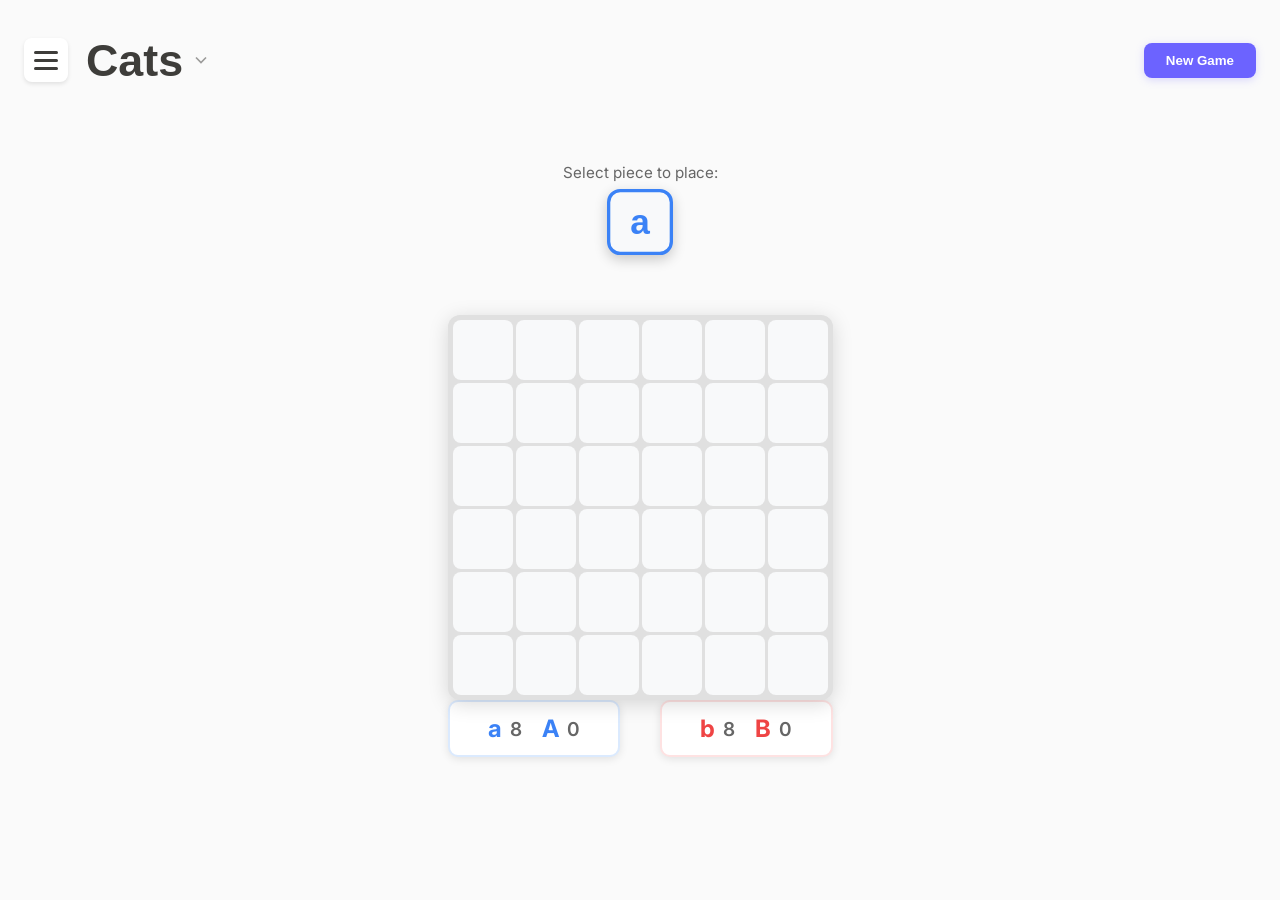
<file: ui/web/cats/index.html>
<!DOCTYPE html>
<html lang="en">
<head>
  <meta charset="UTF-8">
  <meta name="viewport" content="width=device-width, initial-scale=1.0">
  <title>Cats</title>

  <!-- Open Graph meta tags -->
  <meta property="og:title" content="Cats">
  <meta property="og:description" content="Line-up strategy">
  <meta property="og:image" content="/assets/cats-preview.png">
  <meta property="og:type" content="website">
  
  <!-- Fonts and styles -->
  <link href="https://fonts.googleapis.com/css2?family=Inter:wght@400;600;700&display=swap" rel="stylesheet">
  <link rel="stylesheet" href="common.css">
  <link rel="stylesheet" href="styles.css">

  <!-- Favicons -->
  <link rel="apple-touch-icon" sizes="180x180" href="../assets/icons/apple-touch-icon.png">
  <link rel="icon" type="image/png" sizes="32x32" href="../assets/icons/favicon-32x32.png">
  <link rel="icon" type="image/png" sizes="16x16" href="../assets/icons/favicon-16x16.png">
  <link rel="manifest" href="../assets/icons/site.webmanifest">
</head>
<body>
  <!-- Header -->
  <header class="header">
    <div class="leftControls">
      <button id="menuBtn" class="hamburger">
        <span></span>
      </button>
      <div class="title-wrapper">
        <button id="titleBtn" class="title-button">
          Cats
          <svg class="chevron" width="20" height="20" viewBox="0 0 24 24" fill="none" stroke="currentColor" stroke-width="2">
            <path d="M6 9l6 6 6-6"/>
          </svg>
        </button>
        <div id="gamesDropdown" class="games-dropdown">
          <a href="../cats/" class="game-item active">
            <div class="game-name">Cats</div>
            <div class="game-desc">Line-up strategy</div>
          </a>
          <a href="../sudoku/" class="game-item">
            <div class="game-name">Sudoku</div>
            <div class="game-desc">Classic</div>
          </a>
        </div>
      </div>
    </div>
    <div class="rightControls">
      <button id="newBtn" class="btn btn-primary">New Game</button>
    </div>
  </header>

  <!-- Settings Panel -->
  <div id="panel">
    <div class="settings-section">
      <h3 class="settings-header">Game Settings</h3>
      <div class="setting">
        <label for="enableBoop">Enable Boop</label>
        <label class="switch">
          <input type="checkbox" id="enableBoop" checked>
          <span class="slider"></span>
        </label>
      </div>
    </div>
  </div>

  <!-- Main Game Area -->
  <div id="app">
    <!-- Piece Selection -->
    <div class="piece-selection" id="pieceSelection">
      <div class="selection-prompt" id="selectionPrompt">Select piece to place:</div>
      <div class="piece-options" id="pieceOptions"></div>
    </div>

    <!-- Winner Display -->
    <div class="winner-display" id="winnerDisplay"></div>

    <!-- Game Board -->
    <div id="boardWrap">
      <div id="board"></div>
    </div>

    <!-- Player Pools -->
    <div class="pools-container">
      <div class="pool player1-pool">
        <div class="pool-counts">
          <div class="pool-item">
            <span class="piece-symbol">a</span>
            <span class="piece-count" id="p1Kittens">8</span>
          </div>
          <div class="pool-item">
            <span class="piece-symbol">A</span>
            <span class="piece-count" id="p1Cats">0</span>
          </div>
        </div>
      </div>
      
      <div class="pool player2-pool">
        <div class="pool-counts">
          <div class="pool-item">
            <span class="piece-symbol">b</span>
            <span class="piece-count" id="p2Kittens">8</span>
          </div>
          <div class="pool-item">
            <span class="piece-symbol">B</span>
            <span class="piece-count" id="p2Cats">0</span>
          </div>
        </div>
      </div>
    </div>
  </div>


  <!-- Scripts -->
  <script src="common.js"></script>
  <script src="engine.js"></script>
  <script src="renderer.js"></script>
  <script src="storage.js"></script>
  <script src="script.js"></script>
</body>
</html>
</file>
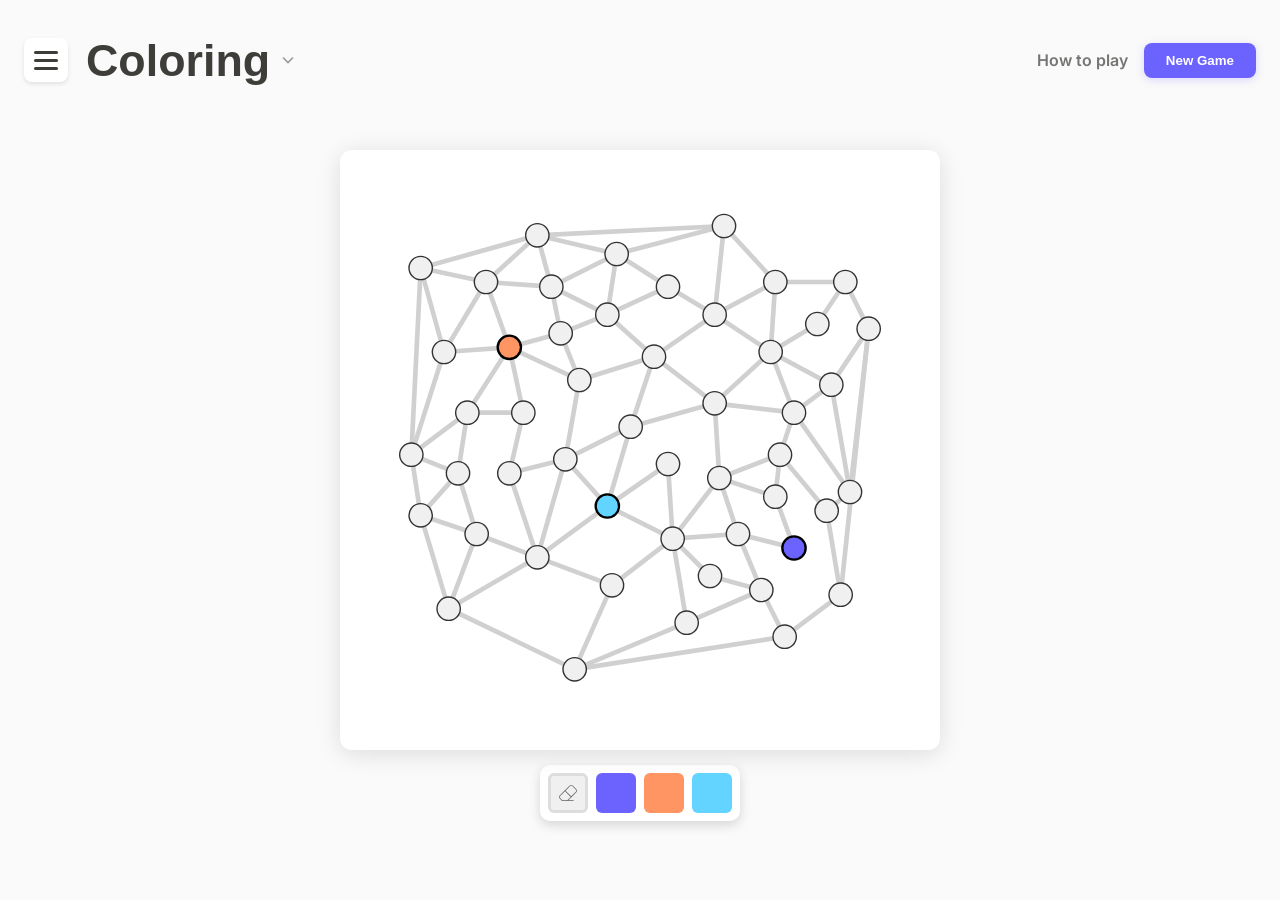
<file: ui/web/coloring/index.html>
<!DOCTYPE html>
<html lang="en">
<head>
  <meta charset="UTF-8">
  <meta name="viewport" content="width=device-width, initial-scale=1.0">
  <title>Coloring</title>

  <!-- Open Graph meta tags -->
  <meta property="og:title" content="Graph Coloring">
  <meta property="og:description" content="3-color the planar graph">
  <meta property="og:image" content="/coloring/preview.png">
  <meta property="og:type" content="website">
  
  <!-- Fonts and styles -->
  <link href="https://fonts.googleapis.com/css2?family=Inter:wght@400;600&display=swap" rel="stylesheet">
  <link rel="stylesheet" href="common.css">
  <link rel="stylesheet" href="styles.css">
  
  <!-- Favicons -->
  <link rel="apple-touch-icon" sizes="180x180" href="../masyu/apple-touch-icon.png">
  <link rel="icon" type="image/png" sizes="32x32" href="../masyu/favicon-32x32.png">
  <link rel="icon" type="image/png" sizes="16x16" href="../masyu/favicon-16x16.png">
  <link rel="manifest" href="../masyu/site.webmanifest">
</head>
<body>
  <!-- Header -->
  <header class="header">
    <div class="leftControls">
      <button id="menuBtn" class="hamburger">
        <span></span>
      </button>
      <div class="title-wrapper">
        <button id="titleBtn" class="title-button">
          Coloring
          <svg class="chevron" width="20" height="20" viewBox="0 0 24 24" fill="none" stroke="currentColor" stroke-width="2">
            <path d="M6 9l6 6 6-6"/>
          </svg>
        </button>
        <div id="gamesDropdown" class="games-dropdown">
          <a href="../sudoku/" class="game-item">
            <div class="game-name">Sudoku</div>
            <div class="game-desc">Classic</div>
          </a>
          <a href="../masyu/" class="game-item">
            <div class="game-name">Masyu</div>
            <div class="game-desc">Draw a loop</div>
          </a>
          <a href="../bmf/" class="game-item">
            <div class="game-name">BMF</div>
            <div class="game-desc">Find patterns</div>
          </a>
          <a href="../coloring/" class="game-item active">
            <div class="game-name">Coloring</div>
            <div class="game-desc">3-color vertices</div>
          </a>
        </div>
      </div>
    </div>
    <div class="rightControls">
      <a href="#" id="helpLink">How to play</a>
      <button id="newBtn" class="btn btn-primary">New Game</button>
    </div>
  </header>

  <!-- Settings Panel -->
  <div id="panel">
    <div class="setting codeInputWrap">
      <label for="codeInput">Puzzle <span id="puzzleNumber"></span></label>
      <input type="text" id="codeInput" class="codeInput" placeholder="Type #2 for puzzle #2">
      <div class="codeButtons">
        <button id="loadCodeBtn" class="btn btn-primary btn-small">Load Puzzle</button>
      </div>
    </div>
  </div>

  <!-- Main Content -->
  <div id="app">
    <!-- Game Canvas -->
    <div id="canvasWrap">
      <svg id="graphCanvas"></svg>
    </div>
    
    <!-- Color Palette -->
    <div class="color-palette">
      <div class="color-btn" data-color="0" style="background: #f0f0f0">
        <svg fill="currentColor" height="20" width="20" xmlns="http://www.w3.org/2000/svg" viewBox="0 0 480.001 480.001">
        <g>
          <g>
            <path d="M333.142,350.846c0.115-0.115,0.215-0.239,0.323-0.357l129.681-129.706c10.878-10.878,16.864-25.368,16.855-40.8
              c-0.01-15.409-5.999-29.865-16.854-40.694l-97.844-97.874c-10.853-10.845-25.326-16.817-40.75-16.817
              c-15.426,0-29.895,5.974-40.741,16.82L16.855,308.329C5.974,319.21-0.012,333.713,0,349.168
              c0.013,15.425,6.002,29.884,16.854,40.7l62.592,62.606c0.061,0.061,0.127,0.112,0.188,0.171c0.174,0.165,0.349,0.331,0.534,0.483
              c0.082,0.067,0.171,0.126,0.255,0.19c0.175,0.135,0.349,0.271,0.532,0.395c0.07,0.047,0.145,0.085,0.215,0.13
              c0.205,0.131,0.412,0.26,0.627,0.376c0.051,0.026,0.103,0.048,0.154,0.074c0.239,0.123,0.482,0.241,0.732,0.346
              c0.033,0.014,0.067,0.024,0.101,0.037c0.269,0.108,0.54,0.208,0.819,0.293c0.034,0.011,0.07,0.017,0.104,0.027
              c0.276,0.081,0.556,0.154,0.841,0.211c0.082,0.017,0.165,0.023,0.247,0.038c0.239,0.041,0.479,0.084,0.724,0.107
              c0.33,0.033,0.663,0.051,0.998,0.051h137.91h159.308c5.522,0,10-4.478,10-10c0-5.522-4.478-10-10-10H248.566l84.22-84.236
              C332.904,351.06,333.027,350.96,333.142,350.846z M220.285,435.404H90.66l-59.675-59.689
              c-7.076-7.054-10.977-16.487-10.985-26.563c-0.008-10.106,3.897-19.582,10.996-26.681l129.825-129.803l151.091,151.091
              L220.285,435.404z M174.965,178.527L297.953,55.56c7.069-7.069,16.516-10.963,26.6-10.963c10.085,0,19.536,3.895,26.609,10.962
              l97.85,97.88c7.08,7.063,10.982,16.493,10.989,26.557c0.006,10.085-3.899,19.547-10.998,26.645l-122.95,122.974L174.965,178.527z"
              />
          </g>
        </g>
        </svg>
      </div>
      <div class="color-btn" data-color="1" style="background: #6c63ff"></div>
      <div class="color-btn" data-color="2" style="background: #ff9563"></div>
      <div class="color-btn" data-color="3" style="background: #63d4ff"></div>
    </div>
  </div>


  <!-- Help modal -->
  <div class="helpModal" id="helpModal">
    <div class="helpBox">
      <h2>How to Play Coloring</h2>
      <p>Color all vertices using 3 colors so that no two connected vertices have the same color.</p>
      
      <h3>Controls</h3>
      <ul>
        <li>Click any vertex to cycle through colors</li>
        <li>Or select a color from the palette first, then click vertices</li>
        <li>Use keyboard 0-3 to select colors</li>
        <li>Some vertices may be pre-colored and cannot be changed</li>
      </ul>
      
      <h3>Goal</h3>
      <ul>
        <li>Every vertex must be colored</li>
        <li>No edge can connect two vertices of the same color</li>
        <li>Conflicting vertices will be highlighted in red</li>
      </ul>
      
      <button id="closeHelp" class="btn btn-primary">Got it!</button>
    </div>
  </div>

  <!-- Scripts -->
  <script src="list.js"></script>
  <script>
    // Global game state variables
    let currentPuzzleIndex = -1;
    let vertexCount = 0;
    let verticesX = [];
    let verticesY = [];
    let edgesStart = [];
    let edgesEnd = [];
    let vertexColors = [];
    let fixedVertices = new Set();
    let selectedColor = null;
    let solved = false;
    
    // Color definitions
    const COLORS = ['#f0f0f0', '#6c63ff', '#ff9563', '#63d4ff'];
  </script>
  <script src="common.js"></script>
  <script src="storage.js"></script>
  <script src="renderer.js"></script>
  <script src="script.js"></script>
</body>
</html>
</file>
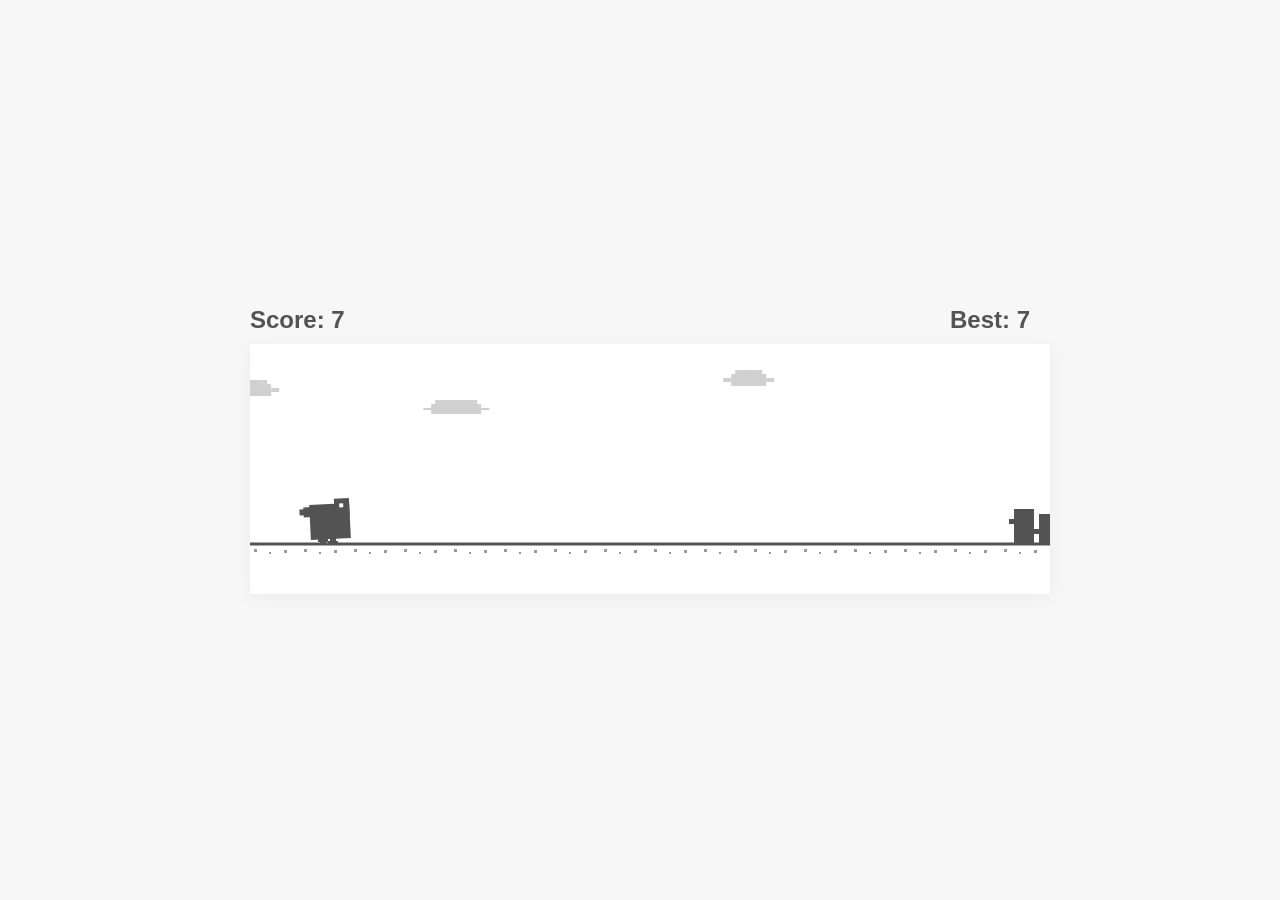
<file: ui/web/dino/index.html>
<!DOCTYPE html>
<html lang="en">
<head>
    <meta charset="UTF-8">
    <meta name="viewport" content="width=device-width, initial-scale=1.0, user-scalable=no">
    <title>Dino Runner</title>
    <style>
        * {
            margin: 0;
            padding: 0;
            box-sizing: border-box;
            -webkit-tap-highlight-color: transparent;
            -webkit-touch-callout: none;
        }
        
        body {
            display: flex;
            justify-content: center;
            align-items: center;
            min-height: 100vh;
            background: #f7f7f7;
            font-family: -apple-system, BlinkMacSystemFont, 'Segoe UI', Roboto, Arial, sans-serif;
            touch-action: none;
            overflow: hidden;
            -webkit-user-select: none;
            user-select: none;
        }
        
        #gameContainer {
            text-align: center;
            width: 100%;
            max-width: 800px;
            padding: 10px;
        }
        
        canvas {
            background: #fff;
            display: block;
            margin: 0 auto;
            width: 100%;
            height: auto;
            max-width: 800px;
            cursor: pointer;
            box-shadow: 0 4px 20px rgba(0,0,0,0.05);
        }
        
        #scoreContainer {
            display: flex;
            justify-content: space-between;
            align-items: center;
            margin-bottom: 10px;
            font-size: clamp(18px, 4vw, 24px);
            color: #535353;
            font-weight: 600;
        }
        
        #gameOver {
            font-size: clamp(24px, 5vw, 32px);
            color: #535353;
            margin: 15px 0;
            font-weight: 600;
            opacity: 0;
            transform: scale(0.8);
            transition: all 0.3s cubic-bezier(0.68, -0.55, 0.265, 1.55);
            display: none;
        }
        
        #gameOver.show {
            opacity: 1;
            transform: scale(1);
            display: block;
        }
        
        #restartBtn {
            font-size: clamp(16px, 3.5vw, 20px);
            padding: 12px 28px;
            margin: 10px;
            cursor: pointer;
            background: #535353;
            color: white;
            border: none;
            border-radius: 6px;
            font-weight: 500;
            transition: all 0.2s ease;
            display: none;
        }
        
        #restartBtn.show {
            display: inline-block;
        }
        
        #restartBtn:active {
            transform: scale(0.95);
            background: #333;
        }
        
        @media (hover: hover) {
            #restartBtn:hover {
                background: #333;
                transform: translateY(-2px);
            }
        }
    </style>
</head>
<body>
    <div id="gameContainer">
        <div id="scoreContainer">
            <div id="score">Score: 0</div>
            <div id="highScore">Best: 0</div>
        </div>
        <canvas id="gameCanvas" width="800" height="250"></canvas>
        <div id="gameOver">Game Over!</div>
        <button id="restartBtn">Restart</button>
    </div>

    <script>
        const canvas = document.getElementById('gameCanvas');
        const ctx = canvas.getContext('2d');
        const scoreEl = document.getElementById('score');
        const highScoreEl = document.getElementById('highScore');
        const gameOverEl = document.getElementById('gameOver');
        const restartBtn = document.getElementById('restartBtn');

        // Canvas sizing
        function resizeCanvas() {
            const ratio = canvas.width / canvas.height;
            const isMobile = window.innerWidth < 768;
            const maxWidth = Math.min(window.innerWidth - (isMobile ? 20 : 40), 800);
            canvas.style.width = maxWidth + 'px';
            canvas.style.height = (maxWidth / ratio) + 'px';
        }
        resizeCanvas();
        window.addEventListener('resize', resizeCanvas);

        // Game state
        let gameSpeed = 6;
        let score = 0;
        let highScore = localStorage.getItem('dinoHighScore') || 0;
        let gameRunning = true;
        let distanceRun = 0;
        highScoreEl.textContent = `Best: ${highScore}`;

        // Dino
        const dino = {
            x: 60,
            y: 155,
            w: 40,
            h: 45,
            vy: 0,
            jumping: false,
            legFrame: 0,
            legSpeed: 0
        };

        // Environment
        const groundY = 200;
        let groundX = 0;
        let obstacles = [];
        let obstacleTimer = 0;
        let nextObstacleTime = 60;
        const clouds = [
            { x: 100, y: 40, w: 40, h: 12 },
            { x: 300, y: 60, w: 50, h: 10 },
            { x: 600, y: 30, w: 35, h: 12 }
        ];

        // Input
        document.addEventListener('keydown', e => {
            if (e.code === 'Space' && gameRunning && !dino.jumping) {
                e.preventDefault();
                jump();
            }
        });

        document.addEventListener('touchstart', e => {
            if (e.target !== restartBtn) {
                e.preventDefault();
                if (gameRunning && !dino.jumping) jump();
            }
        });

        restartBtn.addEventListener('click', resetGame);

        function jump() {
            dino.vy = -13;
            dino.jumping = true;
            if (navigator.vibrate) navigator.vibrate(10);
        }

        function createObstacle() {
            const types = ['small', 'medium', 'large', 'double'];
            const type = types[Math.floor(Math.random() * types.length)];
            const sizes = {
                small: { w: 20, h: 35 },
                medium: { w: 25, h: 45 },
                large: { w: 30, h: 50 },
                double: { w: 50, h: 35 }
            };
            
            obstacles.push({
                x: canvas.width,
                y: groundY - sizes[type].h,
                ...sizes[type],
                type
            });
        }

        function update() {
            if (!gameRunning) return;

            // Physics
            if (dino.jumping) {
                dino.vy += 0.7;
                dino.y += dino.vy;
                
                if (dino.y >= groundY - dino.h) {
                    dino.y = groundY - dino.h;
                    dino.jumping = false;
                    dino.vy = 0;
                }
            }

            // Leg animation
            if (!dino.jumping) {
                dino.legSpeed += 0.3;
                dino.legFrame = Math.floor(dino.legSpeed) % 4;
            } else {
                dino.legSpeed = 0;
            }

            // Score
            distanceRun += gameSpeed;
            if (distanceRun >= 50) {
                score++;
                distanceRun = 0;
                scoreEl.textContent = `Score: ${score}`;
                
                if (score > highScore) {
                    highScore = score;
                    highScoreEl.textContent = `Best: ${highScore}`;
                    localStorage.setItem('dinoHighScore', highScore);
                }
                
                // Difficulty
                if (score % 20 === 0 && score > 0) {
                    gameSpeed += 0.5;
                    nextObstacleTime = Math.max(40, nextObstacleTime - 2);
                }
            }

            // Parallax
            groundX = (groundX - gameSpeed) % 50;
            
            clouds.forEach(cloud => {
                cloud.x -= gameSpeed * 0.3;
                if (cloud.x + cloud.w < 0) {
                    cloud.x = canvas.width + Math.random() * 200;
                }
            });

            // Obstacles
            obstacleTimer++;
            if (obstacleTimer > nextObstacleTime) {
                createObstacle();
                obstacleTimer = 0;
                nextObstacleTime = 50 + Math.random() * 40;
            }

            for (let i = obstacles.length - 1; i >= 0; i--) {
                obstacles[i].x -= gameSpeed;
                
                if (obstacles[i].x + obstacles[i].w < 0) {
                    obstacles.splice(i, 1);
                    continue;
                }
                
                // Collision
                const o = obstacles[i];
                if (dino.x + 8 < o.x + o.w &&
                    dino.x + dino.w - 8 > o.x &&
                    dino.y + 8 < o.y + o.h &&
                    dino.y + dino.h - 8 > o.y) {
                    gameOver();
                }
            }
        }

        function draw() {
            // Clear
            ctx.fillStyle = '#fff';
            ctx.fillRect(0, 0, canvas.width, canvas.height);
            
            // Clouds
            ctx.fillStyle = '#d0d0d0';
            clouds.forEach(c => {
                const b = 4;
                ctx.fillRect(c.x, c.y, c.w, c.h);
                ctx.fillRect(c.x - b*2, c.y + b, b*2, c.h - b*2);
                ctx.fillRect(c.x + c.w, c.y + b, b*2, c.h - b*2);
                ctx.fillRect(c.x + b*2, c.y - b, c.w - b*4, b);
                ctx.fillRect(c.x + b, c.y - b, b, b);
                ctx.fillRect(c.x + c.w - b*2, c.y - b, b, b);
            });
            
            // Ground
            ctx.strokeStyle = '#535353';
            ctx.lineWidth = 3;
            ctx.beginPath();
            ctx.moveTo(0, groundY);
            ctx.lineTo(canvas.width, groundY);
            ctx.stroke();
            
            // Ground dots
            ctx.fillStyle = '#999';
            for (let x = groundX; x < canvas.width; x += 50) {
                ctx.fillRect(x, groundY + 5, 3, 3);
                ctx.fillRect(x + 15, groundY + 8, 2, 2);
                ctx.fillRect(x + 30, groundY + 6, 3, 3);
            }
            
            // Dino
            ctx.save();
            if (!dino.jumping) {
                ctx.translate(dino.x + dino.w/2, dino.y + dino.h/2);
                ctx.rotate(-0.05);
                ctx.translate(-(dino.x + dino.w/2), -(dino.y + dino.h/2));
            }
            
            ctx.fillStyle = '#535353';
            ctx.fillRect(dino.x, dino.y + 5, dino.w, dino.h - 10);
            
            // Tail
            const tailWag = !dino.jumping ? Math.sin(dino.legSpeed * 0.5) * 2 : 0;
            ctx.fillRect(dino.x - 10, dino.y + 10 + tailWag, 12, 6);
            ctx.fillRect(dino.x - 6, dino.y + 8 + tailWag, 8, 10);
            
            // Head
            ctx.fillRect(dino.x + dino.w - 15, dino.y, 15, 20);
            ctx.fillStyle = '#fff';
            ctx.fillRect(dino.x + dino.w - 10, dino.y + 5, 4, 4);
            
            ctx.restore();
            
            // Legs
            ctx.fillStyle = '#535353';
            if (dino.jumping) {
                ctx.fillRect(dino.x + 7, dino.y + dino.h - 12, 6, 12);
                ctx.fillRect(dino.x + 20, dino.y + dino.h - 12, 6, 12);
                ctx.fillRect(dino.x + 5, dino.y + dino.h - 3, 10, 3);
                ctx.fillRect(dino.x + 18, dino.y + dino.h - 3, 10, 3);
            } else {
                const frames = [
                    () => { // Left high
                        ctx.fillRect(dino.x + 10, dino.y + dino.h - 18, 6, 18);
                        ctx.fillRect(dino.x + 20, dino.y + dino.h - 6, 6, 6);
                        ctx.fillRect(dino.x + 8, dino.y + dino.h - 3, 10, 3);
                    },
                    () => { // Both mid
                        ctx.fillRect(dino.x + 10, dino.y + dino.h - 12, 6, 12);
                        ctx.fillRect(dino.x + 20, dino.y + dino.h - 10, 6, 10);
                        ctx.fillRect(dino.x + 8, dino.y + dino.h - 3, 10, 3);
                        ctx.fillRect(dino.x + 18, dino.y + dino.h - 5, 10, 3);
                    },
                    () => { // Right high
                        ctx.fillRect(dino.x + 10, dino.y + dino.h - 6, 6, 6);
                        ctx.fillRect(dino.x + 20, dino.y + dino.h - 18, 6, 18);
                        ctx.fillRect(dino.x + 18, dino.y + dino.h - 3, 10, 3);
                    },
                    () => { // Both mid opposite
                        ctx.fillRect(dino.x + 10, dino.y + dino.h - 10, 6, 10);
                        ctx.fillRect(dino.x + 20, dino.y + dino.h - 12, 6, 12);
                        ctx.fillRect(dino.x + 8, dino.y + dino.h - 5, 10, 3);
                        ctx.fillRect(dino.x + 18, dino.y + dino.h - 3, 10, 3);
                    }
                ];
                frames[dino.legFrame]();
            }
            
            // Obstacles
            ctx.fillStyle = '#535353';
            obstacles.forEach(o => {
                if (o.type === 'double') {
                    ctx.fillRect(o.x, o.y, 20, o.h);
                    ctx.fillRect(o.x + 25, o.y + 5, 20, o.h - 5);
                    ctx.fillRect(o.x - 5, o.y + 10, 10, 5);
                    ctx.fillRect(o.x + 15, o.y + 20, 10, 5);
                } else {
                    ctx.fillRect(o.x + o.w/4, o.y, o.w/2, o.h);
                    ctx.fillRect(o.x, o.y + o.h/3, o.w, 5);
                    ctx.fillRect(o.x + o.w/4, o.y + o.h/2, 5, 15);
                }
            });
        }

        function gameOver() {
            gameRunning = false;
            gameOverEl.classList.add('show');
            restartBtn.classList.add('show');
            if (navigator.vibrate) navigator.vibrate(200);
        }

        function resetGame() {
            score = 0;
            gameSpeed = 6;
            obstacles = [];
            obstacleTimer = 0;
            nextObstacleTime = 60;
            distanceRun = 0;
            dino.y = groundY - dino.h;
            dino.vy = 0;
            dino.jumping = false;
            dino.legFrame = 0;
            dino.legSpeed = 0;
            gameRunning = true;
            gameOverEl.classList.remove('show');
            restartBtn.classList.remove('show');
            scoreEl.textContent = `Score: ${score}`;
        }

        // Game loop
        function gameLoop() {
            update();
            draw();
            requestAnimationFrame(gameLoop);
        }

        gameLoop();
    </script>
</body>
</html>
</file>
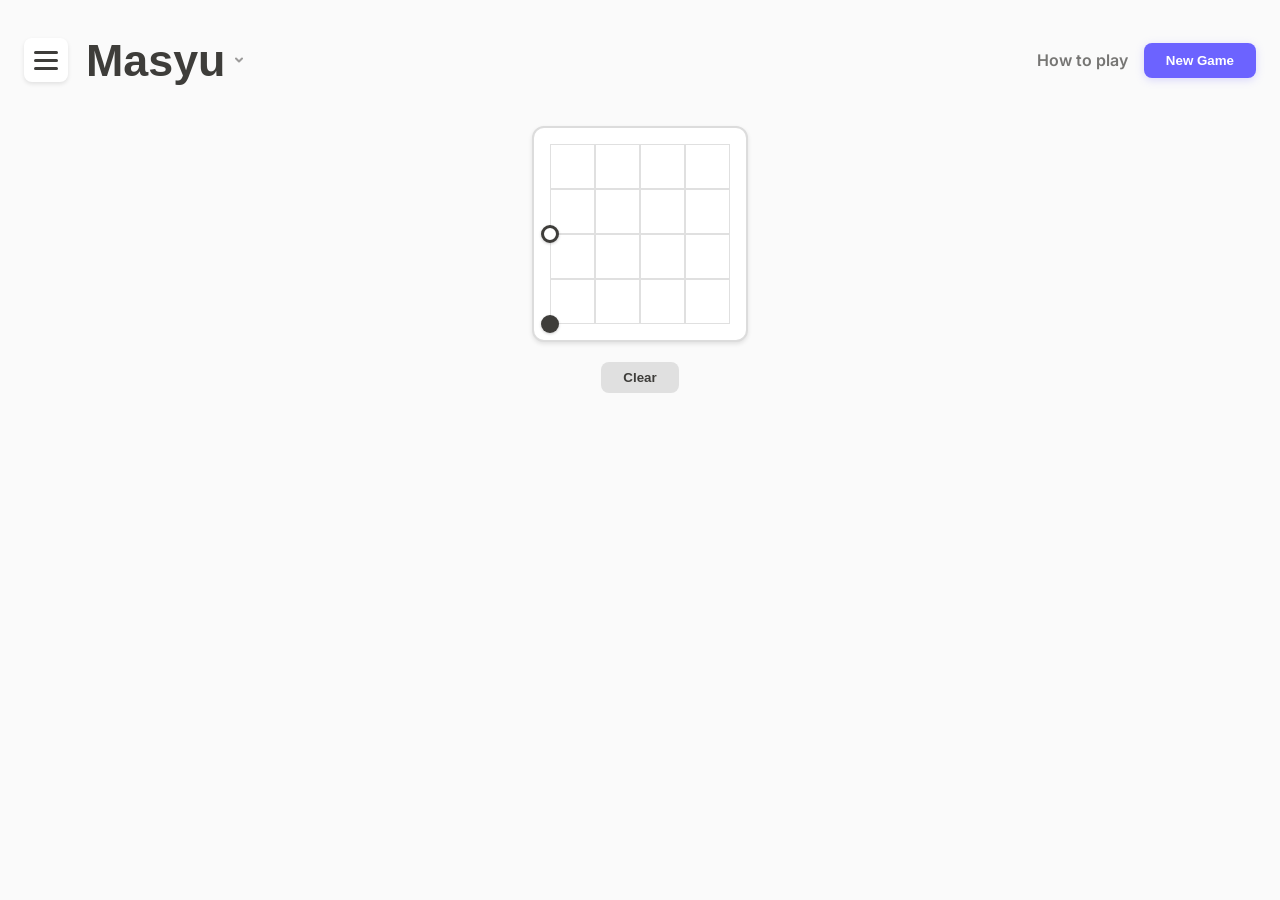
<file: ui/web/masyu/index.html>
<!DOCTYPE html>
<html lang="en">
<head>
  <meta charset="UTF-8">
  <title>Masyu</title>
  <meta name="viewport" content="width=device-width,initial-scale=1">
  
  <!-- Open Graph meta tags -->
  <meta property="og:title" content="Masyu">
  <meta property="og:description" content="Draw a single loop with specific constraints">
  <meta property="og:image" content="/assets/masyu-preview.png">
  <meta property="og:type" content="website">
  
  <!-- Fonts and styles -->
  <link href="https://fonts.googleapis.com/css2?family=Inter:wght@400;600&display=swap" rel="stylesheet">
  <link rel="stylesheet" href="common.css">
  <link rel="stylesheet" href="styles.css">
  
  <!-- Favicons -->
  <link rel="apple-touch-icon" sizes="180x180" href="../assets/icons/apple-touch-icon.png">
  <link rel="icon" type="image/png" sizes="32x32" href="../assets/icons/favicon-32x32.png">
  <link rel="icon" type="image/png" sizes="16x16" href="../assets/icons/favicon-16x16.png">
  <link rel="manifest" href="../assets/icons/site.webmanifest">
</head>
<body>
  <!-- Header (required) -->
  <div class="header">
    <div class="leftControls">
      <!-- Menu button -->
      <button id="menuBtn" class="hamburger"><span></span></button>
      
      <!-- Title with dropdown -->
      <div class="title-wrapper">
        <button class="title-button" id="titleBtn">
          Masyu
          <svg class="chevron" width="12" height="12" viewBox="0 0 12 12">
            <path d="M3 4.5L6 7.5L9 4.5" stroke="currentColor" stroke-width="2" 
                  stroke-linecap="round" stroke-linejoin="round" fill="none"/>
          </svg>
        </button>
        <div class="games-dropdown" id="gamesDropdown">
          <a href="../sudoku/" class="game-item">
            <div class="game-name">Sudoku</div>
            <div class="game-desc">Classic</div>
          </a>
          <!-- Game list, current game with active class -->
          <a href="../masyu/" class="game-item active">
            <span class="game-name">Masyu</span>
            <span class="game-desc">Draw a loop</span>
          </a>
          <!-- Other games -->
          <a href="../bmf/" class="game-item">
            <span class="game-name">BMF</span>
            <span class="game-desc">Find patterns</span>
          </a>
        </div>
      </div>
    </div>
    
    <div class="rightControls">
      <!-- Additional elements -->
      <a id="helpLink" href="#!">How&nbsp;to&nbsp;play</a>
      <button id="newBtn" class="btn btn-primary">New Game</button>
    </div>
  </div>

  <!-- Settings Panel (required) -->
  <div id="panel">
    <div class="setting">
      <label>Board size</label>
      <div class="stepper" data-target="n">
        <button class="minus">-</button>
        <span id="nVal">4</span>
        <button class="plus">+</button>
      </div>
    </div>

    <div class="setting">
      <label>Circles density</label>
      <div class="stepper" data-target="circles">
        <button class="minus">-</button>
        <span id="circlesVal">20%</span>
        <button class="plus">+</button>
      </div>
    </div>

    <div class="setting codeInputWrap">
      <label for="codeInput">Puzzle code</label>
      <input id="codeInput" placeholder="Puzzle code">
      <div class="codeButtons">
        <button id="copyCodeBtn" class="btn btn-secondary btn-small">Copy Code</button>
        <button id="loadCodeBtn" class="btn btn-primary btn-small">Load Code</button>
      </div>
    </div>
  </div>

  <!-- Game Area -->
  <div id="app">
    <div class="gameWrap">
      <div class="boardArea" id="boardArea">
        <div id="gameGrid"></div>
      </div>
      <button id="clearBtn" class="btn btn-secondary">Clear</button>
    </div>
  </div>

  <!-- Help modal -->
  <div class="helpModal" id="helpModal">
    <div class="helpBox">
      <h2>How to Play Masyu</h2>
      <p>Draw a single continuous loop by clicking edges between cells. The loop must pass through all circles following these rules:</p>
      
      <div class="examples" id="tutorialExamples">
        <!-- Tutorial examples will be injected here -->
      </div>
      
      <button id="closeHelp" class="btn btn-primary">Got it!</button>
    </div>
  </div>


  <script src="common.js"></script>
  <script src="loop-generator.js"></script>
  <script src="encoder.js"></script>
  <script src="renderer.js"></script>
  <script src="storage.js"></script>
  <script src="utils.js"></script>
  <script src="script.js"></script>
  <script src="tutorial.js"></script>
</body>
</html>
</file>
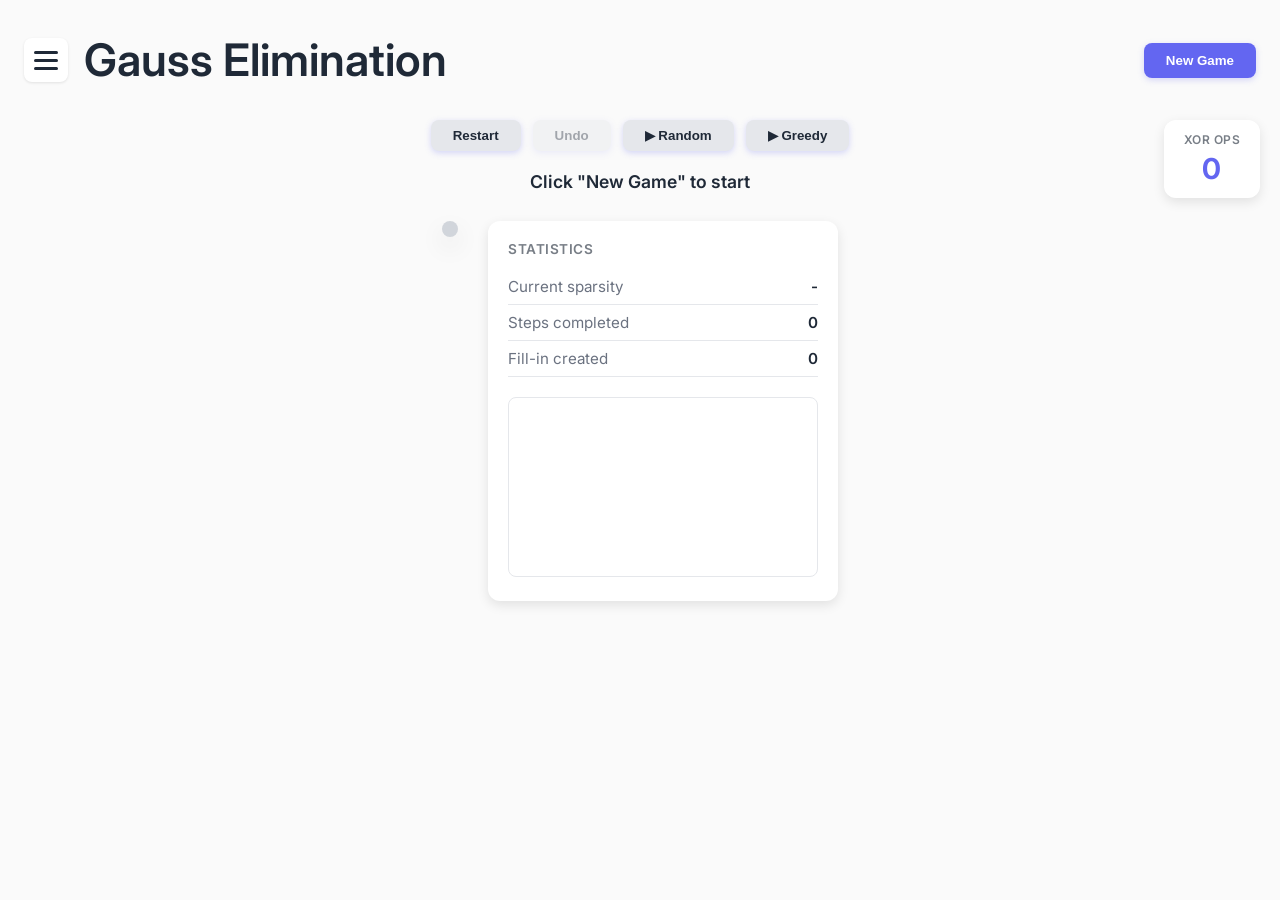
<file: ui/web/minfill/index.html>
<!DOCTYPE html>
<html lang="en">
<head>
  <meta charset="UTF-8">
  <meta name="viewport" content="width=device-width, initial-scale=1.0">
  <title>Gaussian Elimination</title>
  <link href="https://fonts.googleapis.com/css2?family=Inter:wght@400;600&display=swap" rel="stylesheet">
  <style>
    :root {
      --accent: #6366f1;
      --accent-light: #c7d2fe;
      --accent-dark: #4f46e5;
      --bg: #fafafa;
      --text-primary: #1f2937;
      --border-color: #e5e7eb;
      --shadow-sm: 0 1px 3px rgba(0,0,0,0.1);
      --shadow-md: 0 4px 12px rgba(0,0,0,0.1);
      --shadow-lg: 0 10px 24px rgba(0,0,0,0.1);
      --headerH: 100px;
      --panelW: 280px;
      
      --cell-one: #dbeafe;
      --cell-fillin: #fecaca;
      --cell-empty: #fff;
    }

    * {
      box-sizing: border-box;
      margin: 0;
      padding: 0;
    }

    body {
      font-family: Inter, sans-serif;
      background: var(--bg);
      color: var(--text-primary);
      min-height: 100vh;
      display: flex;
      flex-direction: column;
      align-items: center;
      padding-top: var(--headerH);
    }

    .header {
      position: fixed;
      top: 0;
      left: 0;
      right: 0;
      height: var(--headerH);
      display: flex;
      justify-content: space-between;
      align-items: center;
      padding: 20px 24px 0;
      z-index: 100;
      background: transparent;
      pointer-events: none;
    }

    .header * {
      pointer-events: auto;
    }

    .leftControls, .rightControls {
      display: flex;
      gap: 16px;
      align-items: center;
    }

    .title {
      font-size: 2.8rem;
      font-weight: 600;
      color: var(--text-primary);
    }

    .btn {
      cursor: pointer;
      border: none;
      border-radius: 8px;
      font-weight: 600;
      transition: all .15s ease;
      padding: 10px 22px;
      background: var(--accent);
      color: #fff;
      box-shadow: 0 2px 6px rgba(99,102,241,.25);
    }

    .btn:hover {
      background: var(--accent-dark);
      transform: translateY(-1px);
      box-shadow: 0 4px 10px rgba(99,102,241,.35);
    }

    .btn-secondary {
      background: #e5e7eb;
      color: var(--text-primary);
      padding: 8px 22px;
    }

    .btn-secondary:hover {
      background: #d1d5db;
    }

    .btn:disabled {
      opacity: 0.4;
      cursor: not-allowed;
      transform: none;
    }

    .hamburger {
      width: 44px;
      height: 44px;
      border: none;
      background: #fff;
      cursor: pointer;
      transition: all .3s ease;
      color: var(--text-primary);
      border-radius: 8px;
      display: flex;
      align-items: center;
      justify-content: center;
      box-shadow: var(--shadow-sm);
    }

    .hamburger span {
      display: block;
      position: relative;
      width: 24px;
      height: 3px;
      background: var(--text-primary);
      transition: all .3s ease;
      border-radius: 1.5px;
    }

    .hamburger span::before,
    .hamburger span::after {
      content: '';
      position: absolute;
      left: 0;
      width: 24px;
      height: 3px;
      background: var(--text-primary);
      transition: all .3s ease;
      border-radius: 1.5px;
    }

    .hamburger span::before { top: -8px; }
    .hamburger span::after { top: 8px; }

    .hamburger.active {
      background: var(--accent);
      box-shadow: 0 2px 6px rgba(99,102,241,.3);
    }

    .hamburger.active span { background: transparent; }
    .hamburger.active span::before {
      top: 0;
      transform: rotate(45deg);
      background: #fff;
    }
    .hamburger.active span::after {
      top: 0;
      transform: rotate(-45deg);
      background: #fff;
    }

    #panel {
      position: fixed;
      top: 0;
      left: 0;
      height: 100%;
      width: var(--panelW);
      background: #fff;
      border-right: 1px solid var(--border-color);
      transform: translateX(-100%);
      transition: .25s ease;
      z-index: 90;
      padding: 90px 22px 30px;
      overflow-y: auto;
    }

    #panel.open {
      transform: translateX(0);
    }

    .settings-section {
      margin-bottom: 32px;
      padding-bottom: 16px;
    }

    .settings-header {
      font-size: 0.85rem;
      font-weight: 600;
      color: var(--text-primary);
      margin-bottom: 14px;
      text-transform: uppercase;
      letter-spacing: 0.5px;
      opacity: 0.6;
    }

    .setting {
      margin-bottom: 22px;
      display: flex;
      align-items: center;
      justify-content: space-between;
    }

    .setting label {
      font-weight: 600;
    }

    .stepper {
      display: flex;
      align-items: center;
      gap: 12px;
    }

    .stepper button {
      width: 36px;
      height: 36px;
      border: none;
      border-radius: 8px;
      background: #e5e7eb;
      font-size: 1.2rem;
      cursor: pointer;
      font-weight: 600;
      transition: all .15s ease;
    }

    .stepper button:hover {
      background: #d1d5db;
      transform: scale(1.05);
    }

    .stepper span {
      min-width: 48px;
      text-align: center;
      font-weight: 600;
      font-size: 1.05rem;
    }

    .slider-group {
      display: flex;
      flex-direction: column;
      gap: 8px;
    }

    .slider-group input[type="range"] {
      width: 100%;
      height: 6px;
      -webkit-appearance: none;
      appearance: none;
      background: #e5e7eb;
      border-radius: 3px;
      outline: none;
    }

    .slider-group input[type="range"]::-webkit-slider-thumb {
      -webkit-appearance: none;
      width: 18px;
      height: 18px;
      background: var(--accent);
      border-radius: 50%;
      cursor: pointer;
    }

    .slider-group input[type="range"]::-moz-range-thumb {
      width: 18px;
      height: 18px;
      background: var(--accent);
      border-radius: 50%;
      cursor: pointer;
      border: none;
    }

    .slider-value {
      text-align: center;
      font-size: 0.9rem;
      color: #6b7280;
    }

    .switch {
      position: relative;
      display: inline-block;
      width: 46px;
      height: 26px;
    }

    .switch input {
      opacity: 0;
      width: 0;
      height: 0;
    }

    .slider-toggle {
      position: absolute;
      cursor: pointer;
      inset: 0;
      background: #d1d5db;
      border-radius: 26px;
      transition: .2s;
    }

    .slider-toggle:before {
      content: '';
      position: absolute;
      left: 2px;
      bottom: 2px;
      width: 22px;
      height: 22px;
      background: #fff;
      border-radius: 50%;
      transition: .2s;
    }

    input:checked + .slider-toggle {
      background: var(--accent);
    }

    input:checked + .slider-toggle:before {
      transform: translateX(20px);
    }

    .score-badge {
      position: fixed;
      right: 20px;
      top: 120px;
      z-index: 100;
      background: #fff;
      padding: 12px 20px;
      border-radius: 12px;
      box-shadow: var(--shadow-md);
      display: flex;
      flex-direction: column;
      align-items: center;
      gap: 4px;
    }

    .score-label {
      font-size: 0.75rem;
      text-transform: uppercase;
      letter-spacing: 0.5px;
      opacity: 0.6;
      font-weight: 600;
    }

    .score-value {
      font-size: 1.8rem;
      font-weight: 700;
      color: var(--accent);
    }

    #app {
      display: flex;
      flex-direction: column;
      align-items: center;
      gap: 20px;
      padding: 20px;
      width: 100%;
      max-width: 1200px;
    }

    .controls {
      display: flex;
      gap: 12px;
    }

    .main-content {
      display: flex;
      gap: 30px;
      align-items: flex-start;
      width: 100%;
      justify-content: center;
    }

    .matrix-section {
      display: flex;
      flex-direction: column;
      align-items: center;
      gap: 20px;
    }

    .matrix-wrap {
      background: #d1d5db;
      padding: 8px;
      border-radius: 12px;
      box-shadow: var(--shadow-lg);
      display: inline-block;
    }

    .matrix {
      display: grid;
      gap: 2px;
      background: transparent;
      user-select: none;
    }

    .cell {
      background: var(--cell-empty);
      border: 2px solid transparent;
      cursor: pointer;
      position: relative;
      display: flex;
      align-items: center;
      justify-content: center;
      font-weight: 600;
      font-size: 0.85rem;
      color: #6b7280;
      transition: all 0.15s ease;
      aspect-ratio: 1;
    }

    .cell.one {
      background: var(--cell-one);
    }

    .cell.fillin {
      background: var(--cell-fillin);
    }

    .cell.inactive {
      opacity: 0.5;
      pointer-events: none;
    }

    .cell.selectable {
      cursor: pointer;
      border-color: var(--accent-light);
    }

    .cell.selectable:hover {
      box-shadow: 0 0 0 2px var(--accent);
      z-index: 1;
      transform: scale(1.05);
    }

    .stats-panel {
      background: #fff;
      padding: 20px;
      border-radius: 12px;
      box-shadow: var(--shadow-md);
      min-width: 300px;
      max-width: 350px;
    }

    .stats-header {
      font-size: 0.85rem;
      font-weight: 600;
      color: var(--text-primary);
      margin-bottom: 12px;
      text-transform: uppercase;
      letter-spacing: 0.5px;
      opacity: 0.6;
    }

    .stat-item {
      display: flex;
      justify-content: space-between;
      padding: 8px 0;
      border-bottom: 1px solid var(--border-color);
    }

    .stat-item:last-child {
      border-bottom: none;
    }

    .stat-label {
      font-size: 0.95rem;
      color: #6b7280;
    }

    .stat-value {
      font-weight: 600;
      font-size: 0.95rem;
      color: var(--text-primary);
    }

    #sparsityChart {
      margin-top: 20px;
      width: 100%;
      height: 180px;
      border: 1px solid var(--border-color);
      border-radius: 8px;
    }

    .status-msg {
      text-align: center;
      font-size: 1.1rem;
      font-weight: 600;
      color: var(--text-primary);
      min-height: 30px;
    }

    .status-msg.completed {
      color: var(--accent);
      font-size: 1.3rem;
    }

    @media (max-width: 1024px) {
      .main-content {
        flex-direction: column;
        align-items: center;
      }
      
      .stats-panel {
        max-width: 500px;
        width: 100%;
      }
    }

    @media (max-width: 768px) {
      .title {
        font-size: 2rem;
      }
      
      .score-badge {
        top: 100px;
        right: 10px;
        padding: 10px 16px;
      }
      
      .score-value {
        font-size: 1.5rem;
      }
    }
  </style>
</head>
<body>
  <header class="header">
    <div class="leftControls">
      <button id="menuBtn" class="hamburger">
        <span></span>
      </button>
      <h1 class="title">Gauss Elimination</h1>
    </div>
    <div class="rightControls">
      <button id="newBtn" class="btn">New Game</button>
    </div>
  </header>

  <div id="panel">
    <div class="settings-section">
      <h3 class="settings-header">Matrix Settings</h3>
      
      <div class="setting">
        <label>Size</label>
        <div class="stepper" id="sizeStepper">
          <button class="minus">−</button>
          <span id="sizeValue">8</span>
          <button class="plus">+</button>
        </div>
      </div>

      <div class="setting">
        <label>Sparsity</label>
        <div class="slider-group" style="flex: 1; max-width: 140px;">
          <input type="range" id="sparsitySlider" min="10" max="90" value="50" step="5">
          <div class="slider-value" id="sparsityValue">0.50</div>
        </div>
      </div>
    </div>

    <div class="settings-section">
      <h3 class="settings-header">Display</h3>
      
      <div class="setting">
        <label>Goal</label>
        <div class="stepper" id="goalStepper">
          <button class="minus">◀</button>
          <span id="goalValue" style="min-width: 90px;">Triangular</span>
          <button class="plus">▶</button>
        </div>
      </div>

      <div class="setting">
        <label>Show XOR count</label>
        <label class="switch">
          <input type="checkbox" id="showXorCount" checked>
          <span class="slider-toggle"></span>
        </label>
      </div>
    </div>
  </div>

  <div class="score-badge">
    <div class="score-label">XOR Ops</div>
    <div class="score-value" id="scoreValue">0</div>
  </div>

  <div id="app">
    <div class="controls">
      <button id="restartBtn" class="btn-secondary btn">Restart</button>
      <button id="undoBtn" class="btn-secondary btn" disabled>Undo</button>
      <button id="playRandomBtn" class="btn-secondary btn">▶ Random</button>
      <button id="playGreedyBtn" class="btn-secondary btn">▶ Greedy</button>
      <button id="pauseBtn" class="btn-secondary btn" style="display: none;">⏸ Pause</button>
    </div>

    <div class="status-msg" id="statusMsg">Click "New Game" to start</div>

    <div class="main-content">
      <div class="matrix-section">
        <div class="matrix-wrap">
          <div class="matrix" id="matrix"></div>
        </div>
      </div>

      <div class="stats-panel">
        <h3 class="stats-header">Statistics</h3>
        <div class="stat-item">
          <span class="stat-label">Current sparsity</span>
          <span class="stat-value" id="currentSparsity">-</span>
        </div>
        <div class="stat-item">
          <span class="stat-label">Steps completed</span>
          <span class="stat-value" id="stepsCompleted">0</span>
        </div>
        <div class="stat-item">
          <span class="stat-label">Fill-in created</span>
          <span class="stat-value" id="fillinCount">0</span>
        </div>
        <canvas id="sparsityChart"></canvas>
      </div>
    </div>
  </div>

  <script>
    // State
    let N = 8;
    let sparsity = 0.5;
    let goal = 0; // 0 = triangular, 1 = diagonal
    let showXorCount = true;
    let matrix = [];
    let originalMatrix = [];
    let fillIn = [];
    let step = 0;
    let score = 0;
    let state = 'idle';
    let phase = 'forward'; // 'forward' or 'backward'
    let history = [];
    let sparsityHistory = [];
    let avgSparsityHistory = [];
    let autoplayInterval = null;
    let autoplayMode = null; // 'random' or 'greedy'

    // Elements
    const menuBtn = document.getElementById('menuBtn');
    const panel = document.getElementById('panel');
    const newBtn = document.getElementById('newBtn');
    const restartBtn = document.getElementById('restartBtn');
    const undoBtn = document.getElementById('undoBtn');
    const playRandomBtn = document.getElementById('playRandomBtn');
    const playGreedyBtn = document.getElementById('playGreedyBtn');
    const pauseBtn = document.getElementById('pauseBtn');
    const matrixEl = document.getElementById('matrix');
    const statusMsg = document.getElementById('statusMsg');
    const scoreValue = document.getElementById('scoreValue');
    const sizeValue = document.getElementById('sizeValue');
    const goalValue = document.getElementById('goalValue');
    const sparsitySlider = document.getElementById('sparsitySlider');
    const sparsityValue = document.getElementById('sparsityValue');
    const showXorCountToggle = document.getElementById('showXorCount');
    const currentSparsityEl = document.getElementById('currentSparsity');
    const stepsCompletedEl = document.getElementById('stepsCompleted');
    const fillinCountEl = document.getElementById('fillinCount');
    const chartCanvas = document.getElementById('sparsityChart');
    const ctx = chartCanvas.getContext('2d');

    menuBtn.onclick = () => {
      panel.classList.toggle('open');
      menuBtn.classList.toggle('active');
    };

    // Size stepper with auto new game
    document.getElementById('sizeStepper').onclick = e => {
      if (e.target.classList.contains('plus') && N < 40) {
        N++;
        sizeValue.textContent = N;
        resetAvgStats();
        startNewGame();
      }
      if (e.target.classList.contains('minus') && N > 4) {
        N--;
        sizeValue.textContent = N;
        resetAvgStats();
        startNewGame();
      }
    };

    // Goal stepper with auto new game
    document.getElementById('goalStepper').onclick = e => {
      const target = e.target;
      if (target.tagName === 'BUTTON') {
        goal = 1 - goal;
        goalValue.textContent = goal === 0 ? 'Triangular' : 'Diagonal';
        resetAvgStats();
        startNewGame();
      }
    };

    // Sparsity slider with auto new game
    sparsitySlider.oninput = e => {
      sparsity = e.target.value / 100;
      sparsityValue.textContent = sparsity.toFixed(2);
      resetAvgStats();
      startNewGame();
    };

    showXorCountToggle.onchange = e => {
      showXorCount = e.target.checked;
      render();
    };

    // Autoplay controls
    playRandomBtn.onclick = () => {
      if (state === 'idle') startNewGame();
      startAutoplay('random');
    };
    playGreedyBtn.onclick = () => {
      if (state === 'idle') startNewGame();
      startAutoplay('greedy');
    };
    pauseBtn.onclick = stopAutoplay;

    function startAutoplay(mode) {
      autoplayMode = mode;
      playRandomBtn.style.display = 'none';
      playGreedyBtn.style.display = 'none';
      pauseBtn.style.display = 'inline-block';
      autoplayStep();
    }

    function stopAutoplay() {
      if (autoplayInterval) clearTimeout(autoplayInterval);
      autoplayInterval = null;
      autoplayMode = null;
      playRandomBtn.style.display = 'inline-block';
      playGreedyBtn.style.display = 'inline-block';
      pauseBtn.style.display = 'none';
    }

    function autoplayStep() {
      if (state !== 'selecting' || !autoplayMode) {
        stopAutoplay();
        return;
      }

      const pivots = getSelectablePivots();
      if (pivots.length === 0) {
        stopAutoplay();
        return;
      }

      let pivot;
      if (autoplayMode === 'random') {
        pivot = pivots[Math.floor(Math.random() * pivots.length)];
      } else { // greedy
        pivot = pivots.reduce((best, p) => {
          const xor = calcXorOps(p.i, p.j);
          return xor < calcXorOps(best.i, best.j) ? p : best;
        });
      }

      performPivot(pivot.i, pivot.j);

      if (state === 'selecting') {
        autoplayInterval = setTimeout(autoplayStep, 200);
      } else {
        stopAutoplay();
      }
    }

    function resetAvgStats() {
      avgSparsityHistory = [];
      drawChart();
    }

    // Generate random non-symmetric matrix
    function generateMatrix() {
      const m = Array(N).fill(0).map(() => Array(N).fill(0));
      
      for (let i = 0; i < N; i++) {
        for (let j = 0; j < N; j++) {
          if (Math.random() > sparsity) {
            m[i][j] = 1;
          }
        }
      }
      
      // Ensure diagonal has some 1s
      for (let i = 0; i < N; i++) {
        if (i % 2 === 0 && m[i][i] === 0) {
          m[i][i] = 1;
        }
      }
      
      return m;
    }

    // Calculate XOR operations if we choose this pivot
    function calcXorOps(pivotRow, pivotCol) {
      let ops = 0;
      if (phase === 'forward') {
        // Count rows below that need XOR
        for (let k = step + 1; k < N; k++) {
          if (matrix[k][pivotCol] === 1) ops++;
        }
        // If diagonal mode, add future backward operations
        if (goal === 1) {
          for (let k = 0; k < step; k++) {
            if (matrix[k][pivotCol] === 1) ops++;
          }
        }
      } else { // backward
        // Count rows above that need XOR
        for (let k = 0; k < step; k++) {
          if (matrix[k][pivotCol] === 1) ops++;
        }
      }
      return ops;
    }

    // Calculate current sparsity of active submatrix
    function calcCurrentSparsity() {
      if (phase === 'forward') {
        if (step >= N) return 0;
        let ones = 0;
        let total = 0;
        for (let i = step; i < N; i++) {
          for (let j = step; j < N; j++) {
            if (matrix[i][j] === 1) ones++;
            total++;
          }
        }
        return total > 0 ? ones / total : 0;
      } else { // backward
        if (step < 0) return 0;
        let ones = 0;
        let total = 0;
        for (let i = 0; i <= step; i++) {
          for (let j = 0; j <= step; j++) {
            if (matrix[i][j] === 1) ones++;
            total++;
          }
        }
        return total > 0 ? ones / total : 0;
      }
    }

    // Count fill-in created
    function countFillIn() {
      let count = 0;
      for (let i = 0; i < N; i++) {
        for (let j = 0; j < N; j++) {
          if (fillIn[i][j] === 1) count++;
        }
      }
      return count;
    }

    function startNewGame() {
      stopAutoplay();
      matrix = generateMatrix();
      originalMatrix = matrix.map(row => [...row]);
      fillIn = Array(N).fill(0).map(() => Array(N).fill(0));
      step = 0;
      score = 0;
      state = 'selecting';
      phase = 'forward';
      history = [];
      sparsityHistory = [calcCurrentSparsity()];
      updateStats();
      updateScore();
      updateStatus();
      render();
    }

    newBtn.onclick = startNewGame;

    restartBtn.onclick = () => {
      if (state === 'idle') return;
      stopAutoplay();
      matrix = originalMatrix.map(row => [...row]);
      fillIn = Array(N).fill(0).map(() => Array(N).fill(0));
      step = 0;
      score = 0;
      state = 'selecting';
      phase = 'forward';
      history = [];
      sparsityHistory = [calcCurrentSparsity()];
      updateStats();
      updateScore();
      updateStatus();
      render();
    };

    undoBtn.onclick = () => {
      if (history.length === 0) return;
      const prev = history.pop();
      matrix = prev.matrix;
      fillIn = prev.fillIn;
      step = prev.step;
      score = prev.score;
      state = prev.state;
      phase = prev.phase;
      sparsityHistory = prev.sparsityHistory;
      updateStats();
      updateScore();
      updateStatus();
      render();
    };

    function updateScore() {
      scoreValue.textContent = score;
      undoBtn.disabled = history.length === 0;
    }

    function updateStats() {
      const currSp = calcCurrentSparsity();
      currentSparsityEl.textContent = currSp.toFixed(3);
      stepsCompletedEl.textContent = phase === 'forward' ? step : N + (N - step - 1);
      fillinCountEl.textContent = countFillIn();
      drawChart();
    }

    function updateStatus() {
      statusMsg.classList.remove('completed');
      if (state === 'idle') {
        statusMsg.textContent = 'Click "New Game" to start';
      } else if (state === 'selecting') {
        const phaseText = phase === 'forward' ? 'Forward' : 'Backward';
        statusMsg.textContent = `${phaseText} step ${phase === 'forward' ? step + 1 : N - step}: Select pivot`;
      } else if (state === 'completed') {
        statusMsg.textContent = `Completed! Total XOR operations: ${score}`;
        statusMsg.classList.add('completed');
        
        // Update average sparsity history
        for (let i = 0; i < sparsityHistory.length; i++) {
          if (avgSparsityHistory[i] === undefined) {
            avgSparsityHistory[i] = {sum: 0, count: 0};
          }
          avgSparsityHistory[i].sum += sparsityHistory[i];
          avgSparsityHistory[i].count++;
        }
        drawChart();
      }
    }

    function drawChart() {
      const w = chartCanvas.width = chartCanvas.offsetWidth * window.devicePixelRatio;
      const h = chartCanvas.height = chartCanvas.offsetHeight * window.devicePixelRatio;
      ctx.scale(window.devicePixelRatio, window.devicePixelRatio);
      const cw = chartCanvas.offsetWidth;
      const ch = chartCanvas.offsetHeight;
      
      ctx.clearRect(0, 0, cw, ch);
      
      if (avgSparsityHistory.length === 0 && sparsityHistory.length === 0) return;
      
      const padding = 30;
      const plotW = cw - 2 * padding;
      const plotH = ch - 2 * padding;
      
      // Draw axes
      ctx.strokeStyle = '#d1d5db';
      ctx.lineWidth = 1;
      ctx.beginPath();
      ctx.moveTo(padding, padding);
      ctx.lineTo(padding, ch - padding);
      ctx.lineTo(cw - padding, ch - padding);
      ctx.stroke();
      
      // Labels
      ctx.fillStyle = '#6b7280';
      ctx.font = '11px Inter';
      ctx.textAlign = 'center';
      ctx.fillText('Step', cw / 2, ch - 5);
      ctx.save();
      ctx.translate(10, ch / 2);
      ctx.rotate(-Math.PI / 2);
      ctx.fillText('Sparsity', 0, 0);
      ctx.restore();
      
      // Draw average sparsity history if available
      if (avgSparsityHistory.length > 0) {
        const maxSteps = avgSparsityHistory.length;
        ctx.strokeStyle = '#93c5fd';
        ctx.lineWidth = 2;
        ctx.beginPath();
        avgSparsityHistory.forEach((item, i) => {
          const x = padding + (i / (maxSteps - 1 || 1)) * plotW;
          const y = ch - padding - (item.sum / item.count) * plotH;
          if (i === 0) ctx.moveTo(x, y);
          else ctx.lineTo(x, y);
        });
        ctx.stroke();
      }
      
      // Draw current game sparsity
      if (sparsityHistory.length > 0) {
        const maxSteps = Math.max(sparsityHistory.length, avgSparsityHistory.length);
        ctx.strokeStyle = '#6366f1';
        ctx.lineWidth = 2;
        ctx.beginPath();
        sparsityHistory.forEach((sp, i) => {
          const x = padding + (i / (maxSteps - 1 || 1)) * plotW;
          const y = ch - padding - sp * plotH;
          if (i === 0) ctx.moveTo(x, y);
          else ctx.lineTo(x, y);
        });
        ctx.stroke();
      }
    }

    function getSelectablePivots() {
      const pivots = [];
      if (phase === 'forward') {
        for (let i = step; i < N; i++) {
          for (let j = step; j < N; j++) {
            if (matrix[i][j] === 1) {
              pivots.push({i, j});
            }
          }
        }
      } else { // backward
        for (let i = 0; i <= step; i++) {
          for (let j = 0; j <= step; j++) {
            if (matrix[i][j] === 1) {
              pivots.push({i, j});
            }
          }
        }
      }
      return pivots;
    }

    function render() {
      if (matrix.length === 0) return;
      
      matrixEl.innerHTML = '';
      matrixEl.style.gridTemplateColumns = `repeat(${N}, 1fr)`;
      
      const cellSize = Math.max(16, Math.min(45, 600 / N));
      const fontSize = Math.max(0.65, Math.min(0.85, 30 / N));
      
      for (let i = 0; i < N; i++) {
        for (let j = 0; j < N; j++) {
          const cell = document.createElement('div');
          cell.className = 'cell';
          cell.style.width = cellSize + 'px';
          cell.style.height = cellSize + 'px';
          cell.style.fontSize = fontSize + 'rem';
          cell.dataset.i = i;
          cell.dataset.j = j;
          
          if (matrix[i][j] === 1) {
            cell.classList.add('one');
          }
          
          // Mark inactive cells based on phase
          if (phase === 'forward') {
            if (i < step || j < step) {
              cell.classList.add('inactive');
            }
          } else { // backward
            if (i > step || j > step) {
              cell.classList.add('inactive');
            }
          }
          
          // Selectable pivots
          let isSelectable = false;
          if (state === 'selecting') {
            if (phase === 'forward' && i >= step && j >= step && matrix[i][j] === 1) {
              isSelectable = true;
            } else if (phase === 'backward' && i <= step && j <= step && matrix[i][j] === 1) {
              isSelectable = true;
            }
          }
          
          if (isSelectable) {
            cell.classList.add('selectable');
            if (showXorCount) {
              const xorOps = calcXorOps(i, j);
              if (xorOps > 0) {
                cell.textContent = xorOps;
              }
            }
          }
          
          matrixEl.appendChild(cell);
        }
      }
    }

    function performPivot(i, j) {
      history.push({
        matrix: matrix.map(row => [...row]),
        fillIn: fillIn.map(row => [...row]),
        step,
        score,
        state,
        phase,
        sparsityHistory: [...sparsityHistory]
      });
      
      if (phase === 'forward') {
        // Swap row i with row step
        if (i !== step) {
          [matrix[i], matrix[step]] = [matrix[step], matrix[i]];
          [fillIn[i], fillIn[step]] = [fillIn[step], fillIn[i]];
        }
        
        // Swap column j with column step
        if (j !== step) {
          for (let k = 0; k < N; k++) {
            [matrix[k][j], matrix[k][step]] = [matrix[k][step], matrix[k][j]];
            [fillIn[k][j], fillIn[k][step]] = [fillIn[k][step], fillIn[k][j]];
          }
        }
        
        // XOR operations - eliminate below
        let ops = 0;
        for (let k = step + 1; k < N; k++) {
          if (matrix[k][step] === 1) {
            ops++;
            for (let l = step; l < N; l++) {
              const oldVal = matrix[k][l];
              matrix[k][l] ^= matrix[step][l];
              if (oldVal === 0 && matrix[k][l] === 1 && originalMatrix[k][l] === 0) {
                fillIn[k][l] = 1;
              }
            }
          }
        }
        
        score += ops;
        step++;
        sparsityHistory.push(calcCurrentSparsity());
        
        // Check if forward phase completed
        if (step >= N || !hasSelectablePivot()) {
          if (goal === 1) {
            // Start backward phase
            phase = 'backward';
            step = N - 1;
          } else {
            state = 'completed';
          }
        }
      } else { // backward
        // Swap row i with row step
        if (i !== step) {
          [matrix[i], matrix[step]] = [matrix[step], matrix[i]];
          [fillIn[i], fillIn[step]] = [fillIn[step], fillIn[i]];
        }
        
        // Swap column j with column step
        if (j !== step) {
          for (let k = 0; k < N; k++) {
            [matrix[k][j], matrix[k][step]] = [matrix[k][step], matrix[k][j]];
            [fillIn[k][j], fillIn[k][step]] = [fillIn[k][step], fillIn[k][j]];
          }
        }
        
        // XOR operations - eliminate above
        let ops = 0;
        for (let k = 0; k < step; k++) {
          if (matrix[k][step] === 1) {
            ops++;
            for (let l = 0; l <= step; l++) {
              const oldVal = matrix[k][l];
              matrix[k][l] ^= matrix[step][l];
              if (oldVal === 0 && matrix[k][l] === 1 && originalMatrix[k][l] === 0) {
                fillIn[k][l] = 1;
              }
            }
          }
        }
        
        score += ops;
        step--;
        sparsityHistory.push(calcCurrentSparsity());
        
        // Check if backward phase completed
        if (step < 0 || !hasSelectablePivot()) {
          state = 'completed';
        }
      }
      
      updateStats();
      updateScore();
      updateStatus();
      render();
    }

    matrixEl.onclick = e => {
      if (state !== 'selecting') return;
      
      const cell = e.target.closest('.cell');
      if (!cell || !cell.classList.contains('selectable')) return;
      
      const i = parseInt(cell.dataset.i);
      const j = parseInt(cell.dataset.j);
      
      performPivot(i, j);
    };

    function hasSelectablePivot() {
      return getSelectablePivots().length > 0;
    }

    render();
    window.addEventListener('resize', drawChart);
  </script>
</body>
</html>
</file>
<file: ui/web/_sudoku/common.css>
/* ====== COMMON VARIABLES ====== */
:root {
  --accent: #6c63ff;
  --accent-light: #d6d8ff;
  --accent-dark: #7c72ff;
  --bg: #fafafa;
  --text-primary: #3e3d3a;
  --border-color: #dcdcdc;
  --border-light: #e0e0e0;
  --shadow-sm: 0 2px 4px rgba(0,0,0,0.1);
  --shadow-md: 0 4px 12px rgba(0,0,0,0.15);
  --shadow-lg: 0 4px 24px rgba(0,0,0,0.12);
  --headerH: 100px;
  --panelW: 260px;
}

/* ====== RESET & BASE ====== */
* {
  box-sizing: border-box;
  margin: 0;
  padding: 0;
}

body {
  font-family: Inter, sans-serif;
  background: var(--bg);
  color: var(--text-primary);
  min-height: 100vh;
  display: flex;
  flex-direction: column;
  align-items: center;
  padding-top: var(--headerH);
}

/* ====== HEADER ====== */
.header {
  position: fixed;
  top: 0;
  left: 0;
  right: 0;
  height: var(--headerH);
  display: flex;
  justify-content: space-between;
  align-items: center;
  flex-wrap: wrap;
  padding: 20px 24px 0;
  z-index: 100;
  background: transparent;
  pointer-events: none;
}

.header * {
  pointer-events: auto;
}

.leftControls,
.rightControls {
  display: flex;
  gap: 16px;
  align-items: center;
}

.leftControls {
  gap: 18px;
}

@media (max-width: 600px) {
  .rightControls {
    flex-direction: column;
    align-items: flex-end;
    gap: 8px;
    margin-top: 8px;
  }
}

/* ====== HAMBURGER MENU ====== */
.hamburger {
  width: 44px;
  height: 44px;
  border: none;
  background: #fff;
  cursor: pointer;
  transition: all .3s ease;
  color: var(--text-primary);
  border-radius: 8px;
  display: flex;
  align-items: center;
  justify-content: center;
  box-shadow: var(--shadow-sm);
}

.hamburger span {
  display: block;
  position: relative;
  width: 24px;
  height: 3px;
  background: var(--text-primary);
  transition: all .3s ease;
  border-radius: 1.5px;
}

.hamburger span::before,
.hamburger span::after {
  content: '';
  position: absolute;
  left: 0;
  width: 24px;
  height: 3px;
  background: var(--text-primary);
  transition: all .3s ease;
  border-radius: 1.5px;
}

.hamburger span::before {
  top: -8px;
}

.hamburger span::after {
  top: 8px;
}

.hamburger.active {
  background: var(--accent);
  box-shadow: 0 2px 8px rgba(108,99,255,0.3);
}

.hamburger.active span {
  background: transparent;
}

.hamburger.active span::before {
  top: 0;
  transform: rotate(45deg);
  background: #fff;
}

.hamburger.active span::after {
  top: 0;
  transform: rotate(-45deg);
  background: #fff;
}

@media (hover: hover) {
  .hamburger:hover {
    background: #f0f0f0;
    box-shadow: 0 2px 6px rgba(0,0,0,0.15);
  }
  
  .hamburger.active:hover {
    background: var(--accent-dark);
    box-shadow: 0 2px 10px rgba(108,99,255,0.4);
  }
}

/* ====== TITLE DROPDOWN ====== */
.title-wrapper {
  position: relative;
}

.title-button {
  font-size: 2.8rem;
  font-weight: 600;
  background: none;
  border: none;
  cursor: pointer;
  display: flex;
  align-items: center;
  gap: 8px;
  color: var(--text-primary);
  transition: all 0.2s ease;
  padding: 4px 8px;
  margin: -4px -8px;
  border-radius: 8px;
}

.title-button:hover {
  background: rgba(0,0,0,0.05);
}

.title-button:active {
  background: rgba(0,0,0,0.08);
}

.chevron {
  transition: transform 0.3s ease;
  opacity: 0.5;
}

.title-button:hover .chevron {
  opacity: 0.8;
}

.title-button.active .chevron {
  transform: rotate(180deg);
}

.games-dropdown {
  position: absolute;
  top: calc(100% + 8px);
  left: 0;
  background: #fff;
  border-radius: 12px;
  box-shadow: var(--shadow-lg);
  min-width: 200px;
  opacity: 0;
  visibility: hidden;
  transform: translateY(-10px);
  transition: all 0.3s ease;
  z-index: 1000;
  padding: 8px;
}

.games-dropdown.show {
  opacity: 1;
  visibility: visible;
  transform: translateY(0);
}

.game-item {
  display: flex;
  flex-direction: column;
  padding: 12px 16px;
  text-decoration: none;
  color: var(--text-primary);
  border-radius: 8px;
  transition: all 0.2s ease;
  position: relative;
}

.game-item:hover {
  background: #f5f5f5;
}

.game-item.active {
  background: var(--accent-light);
  color: var(--accent);
}

.game-item.active::before {
  content: '';
  position: absolute;
  left: 4px;
  top: 50%;
  transform: translateY(-50%);
  width: 3px;
  height: 24px;
  background: var(--accent);
  border-radius: 2px;
}

.game-name {
  font-weight: 600;
  font-size: 1.1rem;
  margin-bottom: 2px;
}

.game-desc {
  font-size: 0.85rem;
  opacity: 0.7;
}

@media (max-width: 600px) {
  .title-button {
    font-size: 2rem;
  }
  
  .games-dropdown {
    left: -8px;
    right: -8px;
    width: auto;
    min-width: unset;
  }
}

/* ====== BUTTONS ====== */
.btn {
  cursor: pointer;
  border: none;
  border-radius: 8px;
  font-weight: 600;
  transition: all .15s ease;
}

.btn-primary {
  padding: 10px 22px;
  background: var(--accent);
  color: #fff;
  box-shadow: 0 2px 8px rgba(144,136,255,.3);
}

.btn-primary:hover {
  background: var(--accent-dark);
  transform: translateY(-1px);
  box-shadow: 0 4px 12px rgba(144,136,255,.4);
}

.btn-secondary {
  padding: 8px 22px;
  background: #e0e0e0;
  color: var(--text-primary);
}

.btn-secondary:hover {
  background: #d4d4d4;
  transform: translateY(-1px);
}

.btn-small {
  padding: 6px 14px;
}

.btn:active {
  transform: translateY(0);
}

/* ====== HELP LINK ====== */
#helpLink {
  color: var(--text-primary);
  text-decoration: none;
  cursor: pointer;
  font-weight: 600;
  opacity: 0.7;
  transition: all .15s ease;
  position: relative;
}

#helpLink:hover {
  opacity: 1;
  transform: translateY(-1px);
}

#helpLink::after {
  content: '';
  position: absolute;
  bottom: -2px;
  left: 0;
  right: 0;
  height: 2px;
  background: var(--accent);
  transform: scaleX(0);
  transition: transform .2s ease;
}

#helpLink:hover::after {
  transform: scaleX(1);
}

/* ====== SETTINGS PANEL ====== */
#panel {
  position: fixed;
  top: 0;
  left: 0;
  height: 100%;
  width: var(--panelW);
  background: #fff;
  border-right: 1px solid #dadada;
  transform: translateX(-100%);
  transition: .25s ease;
  z-index: 90;
  padding: 90px 22px 30px;
  overflow-y: auto;
}

#panel.open {
  transform: translateX(0);
}

.setting {
  margin-bottom: 22px;
  display: flex;
  align-items: center;
  justify-content: space-between;
}

.setting label {
  font-weight: 600;
}

.setting label[title] {
  cursor: help;
  position: relative;
}

.setting label[title]:hover {
  text-decoration: underline dotted;
  text-underline-offset: 3px;
}

/* ====== STEPPER ====== */
.stepper {
  display: flex;
  align-items: center;
  gap: 12px;
}

.stepper button {
  width: 36px;
  height: 36px;
  border: none;
  border-radius: 8px;
  background: #e0e0e0;
  font-size: 1.2rem;
  cursor: pointer;
  font-weight: 600;
  transition: all .15s ease;
}

.stepper button:hover {
  background: #d4d4d4;
  transform: scale(1.05);
}

.stepper button:active {
  transform: scale(0.95);
}

.stepper span {
  min-width: 48px;
  text-align: center;
  font-weight: 600;
  font-size: 1.05rem;
}

/* ====== TOGGLE SWITCH ====== */
.switch {
  position: relative;
  display: inline-block;
  width: 46px;
  height: 26px;
}

.switch input {
  opacity: 0;
  width: 0;
  height: 0;
}

.slider {
  position: absolute;
  cursor: pointer;
  inset: 0;
  background: #ccc;
  border-radius: 26px;
  transition: .2s;
}

.slider:before {
  content: '';
  position: absolute;
  left: 2px;
  bottom: 2px;
  width: 22px;
  height: 22px;
  background: #fff;
  border-radius: 50%;
  transition: .2s;
}

input:checked + .slider {
  background: var(--accent);
}

input:checked + .slider:before {
  transform: translateX(20px);
}

/* ====== CORRECT BADGE ====== */
.correct-badge {
  position: fixed;
  right: 20px;
  bottom: 20px;
  z-index: 100;
  background: #4a5568;
  color: #fff;
  padding: 12px 20px;
  border-radius: 12px;
  box-shadow: 0 4px 12px rgba(0,0,0,.15);
  display: flex;
  align-items: center;
  gap: 10px;
  font-weight: 600;
  opacity: 0;
  transform: translateY(10px);
  transition: opacity .3s, transform .3s;
  pointer-events: none;
}

.correct-badge.show {
  opacity: 1;
  transform: translateY(0);
}

.correct-icon {
  font-size: 1.3rem;
}

.correct-text {
  font-size: 1.05rem;
}

/* ====== FOOTER ====== */
.footer {
  margin: 24px 0 12px;
  font-size: .85rem;
  text-align: center;
}

.footer a {
  color: var(--text-primary);
  opacity: .6;
  text-decoration: none;
  transition: opacity .15s;
}

.footer a:hover {
  opacity: .8;
}
</file>
<file: ui/web/_sudoku/styles.css>
/* ====== GAME VARIABLES ====== */
:root {
  --cell-size: 46px;
  --cell-gap: 2px;
  --block-gap: 6px;
  
  /* Colors */
  --cell-bg: #fff;
  --cell-border: #e0e0e0;
  --cell-fixed: #f5f5f5;
  --cell-hover: #f0f0ff;
  --cell-selected: #e6e6ff;
  --cell-highlight: #f0f1ff;
  --cell-same: #d6d8ff;
  --cell-conflict: #ffe5e5;
  --cell-affected: #f0f1ff;
  --cell-marked: #ffe1cc;
  --cell-marked2: #cde4cd;
  --text-fixed: #2c2c2c;
  --text-user: #4a5568;
  --text-pencil: #9ca3af;
  --text-conflict: #ef4444;
  --bi-value-color: #a0a7b3;
  --danger-color: #dc3545;
  --danger-hover: #c82333;
}

@media (max-width: 768px) {
  :root {
    --cell-size: 38px;
    --cell-gap: 1px;
    --block-gap: 5px;
  }
}

@media (max-width: 600px) {
  :root {
    --cell-size: 34px;
    --cell-gap: 1px;
    --block-gap: 4px;
  }
}

/* ====== OVERRIDE HEADER HEIGHT ====== */
@media (max-width: 600px) {
  :root {
    --headerH: 80px;
  }
  
  .header {
    padding-top: 15px;
  }
}

/* ====== PREVENT SCROLL ====== */
html {
  overflow: hidden;
  height: 100vh;
}

body {
  overflow: hidden !important;
  height: 100vh !important;
  overscroll-behavior: none;
}

/* ====== MAIN APP ====== */
#app {
  display: flex;
  flex-direction: column;
  align-items: center;
  gap: 16px;
  padding: 5px;
  margin-top: -30px;
  height: calc(100vh - var(--headerH) - 20px);
  justify-content: center;
}

@media (max-width: 768px) {
  #app {
    gap: 10px;
    padding: 5px;
    margin-top: -50px;
    height: calc(100vh - var(--headerH) - 15px);
  }
}

@media (max-width: 600px) {
  #app {
    gap: 8px;
    padding: 5px;
    margin-top: -20px;
    height: calc(100vh - var(--headerH) - 10px);
  }
}

/* ====== NEW GAME BUTTON WITH DIFFICULTY ====== */
.new-game-wrapper {
  position: relative;
}

.btn-with-indicator {
  display: flex !important;
  align-items: center;
  padding: 0 !important;
  overflow: hidden;
}

.btn-text {
  padding: 10px 16px;
  flex: 1;
}

.btn-divider {
  width: 1px;
  height: 24px;
  background: rgba(255, 255, 255, 0.3);
  margin: 0;
}

.btn-indicator {
  padding: 10px 12px;
  font-weight: 600;
  cursor: pointer;
  transition: background 0.2s ease;
  position: relative;
  width: 42px;
  text-align: center;
  font-family: monospace;
}

.btn-indicator:hover {
  background: rgba(255, 255, 255, 0.1);
}

/* Difficulty dropdown */
.difficulty-dropdown {
  position: absolute;
  top: calc(100% + 8px);
  right: 0;
  background: #fff;
  border-radius: 12px;
  box-shadow: var(--shadow-lg);
  padding: 20px;
  opacity: 0;
  visibility: hidden;
  transform: translateY(-10px);
  transition: all 0.3s ease;
  z-index: 100;
  min-width: 260px;
}

.difficulty-dropdown.show {
  opacity: 1;
  visibility: visible;
  transform: translateY(0);
}

.slider-group {
  margin-bottom: 16px;
  display: flex;
  align-items: center;
  gap: 16px;
}

.slider-group label {
  font-weight: 600;
  min-width: 70px;
  font-size: 0.95rem;
}

.slider-group input[type="range"] {
  flex: 1;
  height: 6px;
  -webkit-appearance: none;
  appearance: none;
  background: #e0e0e0;
  border-radius: 3px;
  outline: none;
}

.slider-group input[type="range"]::-webkit-slider-thumb {
  -webkit-appearance: none;
  appearance: none;
  width: 18px;
  height: 18px;
  background: var(--accent);
  border-radius: 50%;
  cursor: pointer;
  transition: all 0.2s ease;
}

.slider-group input[type="range"]::-webkit-slider-thumb:hover {
  transform: scale(1.1);
  box-shadow: 0 2px 8px rgba(108, 99, 255, 0.4);
}

.slider-group input[type="range"]::-moz-range-thumb {
  width: 18px;
  height: 18px;
  background: var(--accent);
  border-radius: 50%;
  cursor: pointer;
  border: none;
  transition: all 0.2s ease;
}

.slider-group input[type="range"]::-moz-range-thumb:hover {
  transform: scale(1.1);
  box-shadow: 0 2px 8px rgba(108, 99, 255, 0.4);
}

.difficulty-display {
  text-align: center;
  font-weight: 600;
  color: var(--text-primary);
  margin-top: 8px;
  font-size: 1.05rem;
}

@media (max-width: 600px) {
  .btn-text {
    padding: 10px 12px;
    font-size: 0.95rem;
  }
  
  .btn-indicator {
    padding: 10px 10px;
    font-size: 0.9rem;
    width: 38px;
  }
  
  .difficulty-dropdown {
    min-width: 240px;
    padding: 16px;
  }
  
  .slider-group label {
    min-width: 60px;
    font-size: 0.9rem;
  }
  
  .difficulty-display {
    font-size: 0.95rem;
  }
}

/* ====== CONTROLS ====== */
.controls {
  display: flex;
  gap: 12px;
}

@media (max-width: 600px) {
  .controls {
    gap: 8px;
  }
}

.tool-btn {
  width: 44px;
  height: 44px;
  border: none;
  background: #fff;
  border-radius: 8px;
  cursor: pointer;
  transition: all 0.2s ease;
  box-shadow: var(--shadow-sm);
  display: flex;
  align-items: center;
  justify-content: center;
  color: var(--text-primary);
}

@media (max-width: 600px) {
  .tool-btn {
    width: 40px;
    height: 40px;
  }
  
  .tool-btn svg {
    width: 18px;
    height: 18px;
  }
}

@media (hover: hover) {
  .tool-btn:hover {
    background: #f5f5f5;
    transform: translateY(-1px);
    box-shadow: var(--shadow-md);
  }
  
  .tool-btn.active:hover {
    background: var(--accent-dark);
  }
}

.tool-btn.active {
  background: var(--accent);
  color: #fff;
  box-shadow: 0 2px 8px rgba(108,99,255,0.3);
}

/* Marker mode cursor */
body.marker-mode #board .cell {
  cursor: crosshair;
}

/* Prevent unwanted touch behaviors in marker mode */
body.marker-mode #board {
  -webkit-touch-callout: none;
  -webkit-user-select: none;
}

.tool-btn.disabled {
  opacity: 0.4;
  cursor: default;
  pointer-events: none;
}

.tool-btn.disabled:hover {
  background: #fff;
  transform: none;
  box-shadow: var(--shadow-sm);
}

/* ====== BOARD ====== */
#boardWrap {
  background: #d0d0d0;
  padding: 8px;
  border-radius: 12px;
  box-shadow: var(--shadow-lg);
  position: relative;
}

@media (max-width: 600px) {
  #boardWrap {
    padding: 6px;
    border-radius: 10px;
  }
}

#board {
  display: grid;
  grid-template-columns: 
    repeat(3, var(--cell-size)) var(--block-gap)
    repeat(3, var(--cell-size)) var(--block-gap)
    repeat(3, var(--cell-size));
  grid-template-rows: 
    repeat(3, var(--cell-size)) var(--block-gap)
    repeat(3, var(--cell-size)) var(--block-gap)
    repeat(3, var(--cell-size));
  gap: var(--cell-gap);
  background: transparent;
  user-select: none;
  -webkit-user-select: none;
  -moz-user-select: none;
  -ms-user-select: none;
  /* Improve touch responsiveness */
  -webkit-tap-highlight-color: transparent;
}

/* ====== CELLS ====== */
.cell {
  background: var(--cell-bg);
  border: 1px solid transparent;
  cursor: pointer;
  position: relative;
  display: flex;
  align-items: center;
  justify-content: center;
  font-weight: 600;
  font-size: 1.4rem;
  color: var(--text-user);
  transition: all 0.15s ease;
  user-select: none;
  -webkit-user-select: none;
  -moz-user-select: none;
  -ms-user-select: none;
  -webkit-tap-highlight-color: transparent;
  width: var(--cell-size);
  height: var(--cell-size);
}

/* Skip cells in gap columns/rows */
.cell:nth-child(9n+4),
.cell:nth-child(9n+5),
.cell:nth-child(9n+6) {
  grid-column: span 1 / span 1;
}

.cell:nth-child(9n+7),
.cell:nth-child(9n+8),
.cell:nth-child(9n+9),
.cell:nth-child(9n+10) {
  grid-column: span 1 / span 1;
}

/* Position cells correctly in grid */
.cell:nth-child(9n+1) { grid-column: 1; }
.cell:nth-child(9n+2) { grid-column: 2; }
.cell:nth-child(9n+3) { grid-column: 3; }
.cell:nth-child(9n+4) { grid-column: 5; }
.cell:nth-child(9n+5) { grid-column: 6; }
.cell:nth-child(9n+6) { grid-column: 7; }
.cell:nth-child(9n+7) { grid-column: 9; }
.cell:nth-child(9n+8) { grid-column: 10; }
.cell:nth-child(9n+9) { grid-column: 11; }

/* Position rows correctly */
.cell:nth-child(n+1):nth-child(-n+9) { grid-row: 1; }
.cell:nth-child(n+10):nth-child(-n+18) { grid-row: 2; }
.cell:nth-child(n+19):nth-child(-n+27) { grid-row: 3; }
.cell:nth-child(n+28):nth-child(-n+36) { grid-row: 5; }
.cell:nth-child(n+37):nth-child(-n+45) { grid-row: 6; }
.cell:nth-child(n+46):nth-child(-n+54) { grid-row: 7; }
.cell:nth-child(n+55):nth-child(-n+63) { grid-row: 9; }
.cell:nth-child(n+64):nth-child(-n+72) { grid-row: 10; }
.cell:nth-child(n+73):nth-child(-n+81) { grid-row: 11; }

@media (max-width: 600px) {
  .cell {
    font-size: 1.1rem;
  }
}

.cell.fixed {
  background: var(--cell-fixed);
  color: var(--text-fixed);
  font-weight: 700;
}

/* Only apply hover on devices that support hover */
@media (hover: hover) {
  .cell:hover {
    background: var(--cell-hover);
    z-index: 1;
  }
}

.cell.selected {
  background: var(--cell-selected);
  border-color: var(--accent);
  box-shadow: 0 0 0 2px var(--accent);
  z-index: 2;
}

.cell.highlight-row,
.cell.highlight-col,
.cell.highlight-block {
  background: var(--cell-highlight);
}

.cell.highlight-same {
  background: var(--cell-same);
}

.cell.highlight-affected {
  background: var(--cell-affected);
}

.cell.marked {
  background: var(--cell-marked) !important;
  color: #1a1a1a !important;
}

.cell.marked2 {
  background: var(--cell-marked2) !important;
  color: #1a1a1a !important;
}

/* Keep highlight color for cells with same number when highlight is active */
.cell.marked.highlight-same,
.cell.marked2.highlight-same {
  color: var(--text-user) !important;
}

/* Keep conflict color - highest priority */
.cell.marked.conflict,
.cell.marked2.conflict {
  background: var(--cell-conflict) !important;
  color: var(--text-conflict) !important;
}

/* Fixed cells in marked state should keep their bold black */
.cell.fixed.marked,
.cell.fixed.marked2 {
  color: var(--text-fixed) !important;
  font-weight: 700;
}

/* Keep normal color for selected marked cells */
.cell.marked.selected,
.cell.marked2.selected {
  color: var(--text-user) !important;
}

.cell.conflict {
  background: var(--cell-conflict);
  color: var(--text-conflict);
}

/* ====== BI-VALUE HIGHLIGHTING ====== */
.cell.bi-value {
  box-shadow: inset 0 0 0 1.5px var(--bi-value-color);
  z-index: 1;
}

/* ====== PENCIL MARKS ====== */
.pencil-marks {
  position: absolute;
  inset: 2px;
  display: grid;
  grid-template-columns: repeat(3, 1fr);
  grid-template-rows: repeat(3, 1fr);
  gap: 0;
  pointer-events: none;
}

.pencil-mark {
  display: flex;
  align-items: center;
  justify-content: center;
  font-size: 0.6rem;
  font-weight: 600;
  color: var(--text-pencil);
  line-height: 1;
  border-radius: 3px;
  margin: 1px;
  transition: all 0.15s ease;
}

/* Pencil marks in marked cells - more contrast */
.cell.marked .pencil-mark,
.cell.marked2 .pencil-mark {
  color: #666;
  font-weight: 700;
}

.pencil-mark.highlight {
  background: var(--cell-same);
  color: var(--accent);
  font-weight: 700;
  box-shadow: 0 0 0 1px rgba(108, 99, 255, 0.2);
}

/* Pencil marks in marked cells */
.cell.marked .pencil-mark.highlight {
  background: #ffe0cc;
  color: #ff7a3d;
  box-shadow: 0 0 0 1px rgba(255, 149, 99, 0.3);
}

.cell.marked2 .pencil-mark.highlight {
  background: #a3d1a3;
  color: #2a6b2a;
  box-shadow: 0 0 0 1px rgba(42, 107, 42, 0.3);
}

@media (max-width: 600px) {
  .pencil-mark {
    font-size: 0.5rem;
  }
}

/* ====== NUMBER PAD ====== */
#numpad {
  display: grid;
  grid-template-columns: repeat(9, 1fr);
  gap: 8px;
  max-width: 500px;
  width: 100%;
}

@media (max-width: 768px) {
  #numpad {
    gap: 6px;
    max-width: 400px;
  }
}

@media (max-width: 600px) {
  #numpad {
    /* Keep 9 columns on mobile, just reduce size and gap */
    gap: 4px;
    max-width: 100%;
    padding: 0 5px;
  }
}

.num-btn {
  aspect-ratio: 1;
  border: none;
  background: #fff;
  border-radius: 8px;
  font-size: 1.3rem;
  font-weight: 600;
  cursor: pointer;
  transition: all 0.15s ease;
  box-shadow: var(--shadow-sm);
  color: var(--text-primary);
  -webkit-tap-highlight-color: transparent;
}

@media (max-width: 600px) {
  .num-btn {
    font-size: 1rem;
    border-radius: 6px;
  }
}

@media (hover: hover) {
  .num-btn:hover {
    background: var(--accent-light);
    transform: translateY(-2px);
    box-shadow: var(--shadow-md);
  }
  
  .num-btn.active:hover {
    background: var(--accent-dark);
  }
}

.num-btn:active {
  transform: translateY(0);
}

.num-btn.active {
  background: var(--accent);
  color: #fff;
  box-shadow: 0 2px 8px rgba(108,99,255,0.3);
}

.num-btn.disabled {
  opacity: 0.3;
  cursor: default;
  pointer-events: none;
}

/* ====== DANGER BUTTON ====== */
.btn-danger {
  background: var(--danger-color) !important;
  box-shadow: 0 2px 8px rgba(220, 53, 69, 0.3) !important;
}

@media (hover: hover) {
  .btn-danger:hover {
    background: var(--danger-hover) !important;
    box-shadow: 0 4px 12px rgba(220, 53, 69, 0.4) !important;
  }
}

/* ====== CODE INPUT ====== */
.codeInputWrap {
  flex-direction: column;
  align-items: stretch;
  gap: 8px;
}

.codeInputWrap label {
  display: flex;
  align-items: center;
  gap: 8px;
}

#puzzleNumber {
  color: #999;
  font-size: 0.9em;
  font-weight: normal;
}

.codeInput {
  width: 100%;
  padding: 10px;
  border: 1px solid #ddd;
  border-radius: 6px;
  font-family: monospace;
  font-size: 0.9rem;
}

.codeInput:focus {
  outline: none;
  border-color: var(--accent);
  box-shadow: 0 0 0 2px rgba(108,99,255,0.1);
}

.codeButtons {
  display: flex;
  gap: 8px;
  margin-top: 8px;
}

.codeButtons button {
  flex: 1;
}

#copyCodeBtn.copied,
#loadCodeBtn.copied {
  background: var(--accent);
  color: #fff;
}

/* ====== HELP MODAL ====== */
.helpModal {
  display: none;
  position: fixed;
  top: 0;
  left: 0;
  right: 0;
  bottom: 0;
  z-index: 200;
  align-items: center;
  justify-content: center;
  backdrop-filter: blur(3px);
  background: rgba(0, 0, 0, 0.45);
}

.helpBox {
  max-width: 480px;
  background: #fff;
  padding: 30px 28px;
  border-radius: 14px;
  box-shadow: var(--shadow-lg);
  max-height: 90vh;
  overflow-y: auto;
  margin: 20px;
}

.helpBox h2 {
  margin-bottom: 20px;
  font-size: 1.4rem;
  color: var(--text-primary);
}

.helpBox h3 {
  margin-top: 24px;
  margin-bottom: 12px;
  font-size: 1.1rem;
  color: var(--text-primary);
}

.helpBox p {
  margin-bottom: 16px;
  font-size: 0.95rem;
  line-height: 1.5;
  color: #666;
}

.helpBox ul {
  margin: 0 0 16px 0;
  padding-left: 24px;
}

.helpBox li {
  margin-bottom: 8px;
  font-size: 0.95rem;
  line-height: 1.5;
  color: #666;
}

.helpBox code {
  background: #f0f0f0;
  padding: 2px 6px;
  border-radius: 3px;
  font-family: monospace;
  font-size: 0.9em;
}

.helpBox button {
  margin-top: 20px;
  width: 100%;
}

/* ====== FOOTER ADJUSTMENT ====== */
.footer {
  position: fixed;
  bottom: 0;
  left: 0;
  right: 0;
  margin: 0;
  padding: 10px;
  background: var(--bg);
  font-size: .85rem;
  text-align: center;
  z-index: 10;
}

/* ====== SETTINGS SECTIONS ====== */
.settings-section {
  margin-bottom: 32px;
  /*border-bottom: 1px solid var(--border-light);*/
  padding-bottom: 16px;
}

.settings-header {
  font-size: 0.85rem;
  font-weight: 600;
  color: var(--text-primary);
  margin-bottom: 14px;
  text-transform: uppercase;
  letter-spacing: 0.5px;
  opacity: 0.6;
}

.settings-section .setting {
  margin-bottom: 16px;
}

.settings-section:first-child {
  margin-top: 30px;
}

.settings-section .setting:last-child {
  margin-bottom: 0;
}

/* ====== MULTIPLAYER SECTION ====== */
.multiplayer-controls {
  display: flex;
  flex-direction: column;
  gap: 8px; /* Reduced from default */
}

.multiplayer-controls .section-label {
  margin-bottom: 4px; /* Small gap between label and buttons */
  font-weight: 600;
}

.multiplayer-buttons {
  display: flex;
  gap: 8px;
}

/* ====== ANIMATIONS ====== */
@keyframes shake {
  0%, 100% { transform: translateX(0); }
  25% { transform: translateX(-4px); }
  75% { transform: translateX(4px); }
}

.cell.error {
  animation: shake 0.3s ease;
}

@keyframes pulse {
  0% { transform: scale(1); }
  50% { transform: scale(1.1); }
  100% { transform: scale(1); }
}

.cell.placed {
  animation: pulse 0.2s ease;
}
</file>
<file: ui/web/_sudoku/multiplayer.css>
/* ====== MULTIPLAYER STYLES ====== */

/* Multiplayer section in settings */
#multiplayerSection {
  margin-top: 16px;
  padding-top: 16px;
}

.multiplayer-controls {
  display: flex;
  flex-direction: column;
  gap: 12px;
}

.section-label {
  font-size: 0.95rem;
  font-weight: 600;
  color: var(--text-primary);
  margin-bottom: 8px;
  display: block;
}

.multiplayer-buttons {
  display: flex;
  gap: 8px;
}

.multiplayer-buttons button {
  flex: 1;
}

/* Room status display */
.room-status {
  display: flex;
  align-items: center;
  justify-content: space-between;
  gap: 10px;
}

.room-code {
  font-family: monospace;
  font-size: 1.1rem;
  font-weight: 700;
  color: #666;
  cursor: pointer;
  transition: color 0.15s ease;
  user-select: none;
}

.room-code:hover {
  color: var(--text-primary);
}

.room-code:active {
  color: var(--accent);
}

.player-info {
  display: flex;
  align-items: center;
  gap: 6px;
  color: #666;
}

.player-icon {
  width: 16px;
  height: 16px;
  opacity: 0.7;
}

#playerCount {
  font-weight: 600;
  color: var(--text-primary);
}

/* Join input group */
.join-input-group {
  display: none;
  gap: 4px;
  align-items: center;
}

.join-input-group input {
  flex: 1;
  padding: 6px 10px;
  border: 1px solid #ddd;
  border-radius: 6px;
  font-family: monospace;
  font-size: 0.95rem;
  text-align: center;
  letter-spacing: 1px;
  max-width: 100px;
}

.join-input-group input:focus {
  outline: none;
  border-color: var(--accent);
  box-shadow: 0 0 0 2px rgba(108, 99, 255, 0.1);
}

.join-input-group button {
  padding: 6px 10px;
  white-space: nowrap;
}

/* Responsive adjustments */
@media (max-width: 600px) {
  .multiplayer-buttons {
    flex-direction: column;
  }
  
  .room-status {
    flex-direction: column;
    align-items: flex-start;
    gap: 8px;
  }
  
  .player-info {
    align-self: stretch;
    justify-content: space-between;
  }
}

/* Small buttons */
.btn-xs {
  padding: 4px 10px;
  font-size: 0.8rem;
  min-height: 28px;
}

/* Leave room button styling */
#leaveRoomBtn {
  background: #e0e0e0;
  color: var(--text-primary);
  margin-left: 8px;
}

#leaveRoomBtn:hover {
  background: #d4d4d4;
}

/* Disabled state for multiplayer buttons */
.multiplayer-buttons button:disabled {
  opacity: 0.5;
  cursor: not-allowed;
}

.multiplayer-buttons button:disabled:hover {
  transform: none;
  background: var(--accent);
}

/* Settings section small */
.settings-section-small {
  margin-bottom: 24px;
  padding-bottom: 12px;
}

.settings-section-small:last-child {
  margin-bottom: 0;
  padding-bottom: 0;
}
</file>
<file: ui/web/Blocks/common.css>
/* ====== COMMON VARIABLES ====== */
:root {
  --accent: #6c63ff;
  --accent-light: #d6d8ff;
  --accent-dark: #7c72ff;
  --bg: #fafafa;
  --text-primary: #3e3d3a;
  --border-color: #dcdcdc;
  --border-light: #e0e0e0;
  --shadow-sm: 0 2px 4px rgba(0,0,0,0.1);
  --shadow-md: 0 4px 12px rgba(0,0,0,0.15);
  --shadow-lg: 0 4px 24px rgba(0,0,0,0.12);
  --headerH: 100px;
  --panelW: 260px;
}

/* Mobile header height */
@media (max-width: 480px) {
  :root {
    --headerH: 80px;
  }
}

/* ====== RESET & BASE ====== */
* {
  box-sizing: border-box;
  margin: 0;
  padding: 0;
}

body {
  font-family: Inter, sans-serif;
  background: var(--bg);
  color: var(--text-primary);
  min-height: 100vh;
  display: flex;
  flex-direction: column;
  overflow-x: hidden;
}

/* Prevent scrolling on mobile during gameplay */
@media (max-width: 768px) {
  body {
    height: 100vh;
    position: fixed;
    width: 100%;
    touch-action: none;
    -webkit-user-select: none;
    user-select: none;
    overscroll-behavior: none;
  }
}

/* ====== HEADER ====== */
.header {
  position: fixed;
  top: 0;
  left: 0;
  right: 0;
  height: var(--headerH);
  display: flex;
  justify-content: space-between;
  align-items: center;
  flex-wrap: wrap;
  padding: 20px 24px;
  z-index: 100;
  background: transparent;
  pointer-events: none;
}

.header * {
  pointer-events: auto;
  touch-action: auto;
  -webkit-user-select: auto;
  user-select: auto;
}

.leftControls,
.rightControls {
  display: flex;
  gap: 16px;
  align-items: center;
}

.leftControls {
  gap: 18px;
}

@media (max-width: 600px) {
  .header {
    padding: 12px 16px;
  }
  
  .rightControls {
    flex-direction: column;
    align-items: flex-end;
    gap: 8px;
  }
}

/* ====== HAMBURGER MENU ====== */
.hamburger {
  width: 44px;
  height: 44px;
  border: none;
  background: #fff;
  cursor: pointer;
  transition: all .3s ease;
  color: var(--text-primary);
  border-radius: 8px;
  display: flex;
  align-items: center;
  justify-content: center;
  box-shadow: var(--shadow-sm);
}

.hamburger span {
  display: block;
  position: relative;
  width: 24px;
  height: 3px;
  background: var(--text-primary);
  transition: all .3s ease;
  border-radius: 1.5px;
}

.hamburger span::before,
.hamburger span::after {
  content: '';
  position: absolute;
  left: 0;
  width: 24px;
  height: 3px;
  background: var(--text-primary);
  transition: all .3s ease;
  border-radius: 1.5px;
}

.hamburger span::before {
  top: -8px;
}

.hamburger span::after {
  top: 8px;
}

.hamburger.active {
  background: var(--accent);
  box-shadow: 0 2px 8px rgba(108,99,255,0.3);
}

.hamburger.active span {
  background: transparent;
}

.hamburger.active span::before {
  top: 0;
  transform: rotate(45deg);
  background: #fff;
}

.hamburger.active span::after {
  top: 0;
  transform: rotate(-45deg);
  background: #fff;
}

@media (hover: hover) {
  .hamburger:hover {
    background: #f0f0f0;
    box-shadow: 0 2px 6px rgba(0,0,0,0.15);
  }
  
  .hamburger.active:hover {
    background: var(--accent-dark);
    box-shadow: 0 2px 10px rgba(108,99,255,0.4);
  }
}

/* Mobile hamburger size */
@media (max-width: 480px) {
  .hamburger {
    width: 40px;
    height: 40px;
  }
  
  .hamburger span,
  .hamburger span::before,
  .hamburger span::after {
    width: 20px;
  }
  
  .hamburger span::before {
    top: -6px;
  }
  
  .hamburger span::after {
    top: 6px;
  }
}

/* ====== TITLE DROPDOWN ====== */
.title-wrapper {
  position: relative;
}

.title-button {
  font-size: 2.8rem;
  font-weight: 600;
  background: none;
  border: none;
  cursor: pointer;
  display: flex;
  align-items: center;
  gap: 8px;
  color: var(--text-primary);
  transition: all 0.2s ease;
  padding: 4px 8px;
  margin: -4px -8px;
  border-radius: 8px;
}

.title-button:hover {
  background: rgba(0,0,0,0.05);
}

.title-button:active {
  background: rgba(0,0,0,0.08);
}

.chevron {
  transition: transform 0.3s ease;
  opacity: 0.5;
}

.title-button:hover .chevron {
  opacity: 0.8;
}

.title-button.active .chevron {
  transform: rotate(180deg);
}

.games-dropdown {
  position: absolute;
  top: calc(100% + 8px);
  left: 0;
  background: #fff;
  border-radius: 12px;
  box-shadow: var(--shadow-lg);
  min-width: 200px;
  opacity: 0;
  visibility: hidden;
  transform: translateY(-10px);
  transition: all 0.3s ease;
  z-index: 1000;
  padding: 8px;
}

.games-dropdown.show {
  opacity: 1;
  visibility: visible;
  transform: translateY(0);
}

.game-item {
  display: flex;
  flex-direction: column;
  padding: 12px 16px;
  text-decoration: none;
  color: var(--text-primary);
  border-radius: 8px;
  transition: all 0.2s ease;
  position: relative;
}

.game-item:hover {
  background: #f5f5f5;
}

.game-item.active {
  background: var(--accent-light);
  color: var(--accent);
}

.game-item.active::before {
  content: '';
  position: absolute;
  left: 4px;
  top: 50%;
  transform: translateY(-50%);
  width: 3px;
  height: 24px;
  background: var(--accent);
  border-radius: 2px;
}

.game-name {
  font-weight: 600;
  font-size: 1.1rem;
  margin-bottom: 2px;
}

.game-desc {
  font-size: 0.85rem;
  opacity: 0.7;
}

@media (max-width: 600px) {
  .title-button {
    font-size: 2rem;
  }
  
  .games-dropdown {
    left: -8px;
    right: -8px;
    width: auto;
    min-width: unset;
  }
}

/* ====== BUTTONS ====== */
.btn {
  cursor: pointer;
  border: none;
  border-radius: 8px;
  font-weight: 600;
  transition: all .15s ease;
}

.btn-primary {
  padding: 10px 22px;
  background: var(--accent);
  color: #fff;
  box-shadow: 0 2px 8px rgba(144,136,255,.3);
}

.btn-primary:hover {
  background: var(--accent-dark);
  transform: translateY(-1px);
  box-shadow: 0 4px 12px rgba(144,136,255,.4);
}

.btn-secondary {
  padding: 8px 22px;
  background: #e0e0e0;
  color: var(--text-primary);
}

.btn-secondary:hover {
  background: #d4d4d4;
  transform: translateY(-1px);
}

.btn-small {
  padding: 6px 14px;
}

.btn:active {
  transform: translateY(0);
}

/* Mobile button sizes */
@media (max-width: 480px) {
  .btn {
    font-size: 0.9rem;
  }
  
  .btn-primary {
    padding: 8px 16px;
  }
}

/* ====== HELP LINK ====== */
#helpLink {
  color: var(--text-primary);
  text-decoration: none;
  cursor: pointer;
  font-weight: 600;
  opacity: 0.7;
  transition: all .15s ease;
  position: relative;
}

#helpLink:hover {
  opacity: 1;
  transform: translateY(-1px);
}

#helpLink::after {
  content: '';
  position: absolute;
  bottom: -2px;
  left: 0;
  right: 0;
  height: 2px;
  background: var(--accent);
  transform: scaleX(0);
  transition: transform .2s ease;
}

#helpLink:hover::after {
  transform: scaleX(1);
}

/* ====== SETTINGS PANEL ====== */
#panel {
  position: fixed;
  top: 0;
  left: 0;
  height: 100%;
  width: var(--panelW);
  background: #fff;
  border-right: 1px solid #dadada;
  transform: translateX(-100%);
  transition: .25s ease;
  z-index: 90;
  padding: 120px 22px 30px;
  overflow-y: auto;
  touch-action: pan-y;
  -webkit-overflow-scrolling: touch;
}

#panel.open {
  transform: translateX(0);
}

/* Narrower panel on small screens */
@media (max-width: 480px) {
  #panel {
    width: min(220px, 70vw);
    padding: 100px 16px 30px;
  }
}

.setting {
  margin-bottom: 22px;
  display: flex;
  align-items: center;
  justify-content: space-between;
}

.setting label {
  font-weight: 600;
}

.setting label[title] {
  cursor: help;
  position: relative;
}

.setting label[title]:hover {
  text-decoration: underline dotted;
  text-underline-offset: 3px;
}

/* ====== TOGGLE SWITCH ====== */
.switch {
  position: relative;
  display: inline-block;
  width: 46px;
  height: 26px;
}

.switch input {
  opacity: 0;
  width: 0;
  height: 0;
}

.slider {
  position: absolute;
  cursor: pointer;
  inset: 0;
  background: #ccc;
  border-radius: 26px;
  transition: .2s;
}

.slider:before {
  content: '';
  position: absolute;
  left: 2px;
  bottom: 2px;
  width: 22px;
  height: 22px;
  background: #fff;
  border-radius: 50%;
  transition: .2s;
}

input:checked + .slider {
  background: var(--accent);
}

input:checked + .slider:before {
  transform: translateX(20px);
}

/* ====== FOOTER ====== */
.footer {
  position: fixed;
  bottom: 0;
  left: 0;
  right: 0;
  padding: 12px 0;
  font-size: .85rem;
  text-align: center;
  background: var(--bg);
  z-index: 10;
}

.footer a {
  color: var(--text-primary);
  opacity: .6;
  text-decoration: none;
  transition: opacity .15s;
}

.footer a:hover {
  opacity: .8;
}

/* Mobile footer */
@media (max-width: 768px) {
  .footer {
    padding: 8px 0;
    font-size: .75rem;
  }
}
</file>
<file: ui/web/Blocks/game.css>
/* ====== BLOCKS GAME STYLES ====== */

/* Game-specific variables */
:root {
  --cell-size: 26px;
  --game-scale: 1;
  
  /* Tetromino colors */
  --color-I: #a6c0fe;
  --color-O: #ffb3ba;
  --color-T: #d4a5f5;
  --color-S: #b19cd9;
  --color-Z: #ff9999;
  --color-J: #89a4f7;
  --color-L: #ffc0cb;
  
  /* Layout dimensions */
  --board-width: calc(10 * var(--cell-size));
  --board-height: calc(18 * var(--cell-size));
  --info-box-width: 120px;
  --info-box-gap: 30px;
  
  /* Layout adjustments */
  --desktop-vertical-offset: 90px;
  --mobile-vertical-offset: 30px;
  --mobile-score-horizontal-offset: -10px;
}

/* Responsive variables */
@media (max-width: 768px) {
  :root {
    --cell-size: 24px;
    --info-box-width: 90px;
    --info-box-gap: 16px;
  }
}

@media (max-width: 480px) {
  :root {
    --cell-size: 20px;
    --info-box-width: 75px;
    --info-box-gap: 20px;
  }
}

/* ====== MAIN LAYOUT WITH CSS GRID ====== */
.game-layout {
  display: grid;
  gap: var(--info-box-gap);
  justify-content: center;
  align-items: center;
  align-content: center;
  padding: 20px;
  min-height: calc(100vh - var(--headerH));
  
  /* Desktop layout: Hold | Board | Score/Next */
  grid-template-columns: var(--info-box-width) var(--board-width) var(--info-box-width);
  grid-template-rows: auto auto;
  grid-template-areas: 
    "hold board score"
    ". board ."
    ". board next";
    
  /* Center vertically with offset */
  padding-top: calc(20px + var(--desktop-vertical-offset));
}

/* Mobile layout */
@media (max-width: 768px) {
  .game-layout {
    padding: 10px;
    gap: var(--info-box-gap);
    
    /* Mobile: Score on top, board on left, hold/next on right */
    grid-template-columns: var(--board-width) var(--info-box-width);
    grid-template-rows: auto auto auto;
    grid-template-areas:
      "score score"
      "board hold"
      "board next";
    align-content: center;
    align-items: start;
    
    /* Center vertically with offset */
    padding-top: calc(10px + var(--mobile-vertical-offset));
    position: relative;
  }
  
  /* Score spans full width */
  #scoreBox {
    width: calc(var(--board-width) + var(--info-box-width) + var(--info-box-gap));
    justify-self: center;
    transform: translateX(var(--mobile-score-horizontal-offset));
  }
  
  /* Hold at top right */
  #holdBox {
    align-self: start;
    justify-self: start;
  }
  
  /* Next at bottom right */
  #nextBox {
    align-self: end;
    justify-self: start;
    margin-top: 100px;
  }
  
  /* Center board vertically in its space */
  .game-container {
    align-self: center;
    grid-row: 2 / 4;
  }
}

/* Grid area assignments */
#scoreBox { 
  grid-area: score;
  align-self: start;
}

#holdBox { 
  grid-area: hold;
  align-self: start;
}

#nextBox { 
  grid-area: next;
  align-self: start;
}

.game-container { 
  grid-area: board;
}

/* ====== GAME BOARD ====== */
.game-container {
  position: relative;
  display: flex;
  flex-direction: column;
  align-items: center;
}

.board-wrap {
  background: #fff;
  padding: 20px;
  border-radius: 16px;
  box-shadow: var(--shadow-lg);
  position: relative;
  transition: opacity 0.3s ease;
}

@media (max-width: 768px) {
  .board-wrap {
    padding: 12px;
    border-radius: 12px;
  }
}

#board {
  display: grid;
  grid-template-columns: repeat(10, var(--cell-size));
  grid-template-rows: repeat(18, var(--cell-size));
  gap: 0;
  background: var(--bg);
  border: 1px solid var(--border-light);
  border-radius: 4px;
  overflow: hidden;
}

/* Cells */
.cell {
  background: var(--bg);
  transition: all 0.1s ease;
}

.cell.filled {
  transform: scale(0.9);
  border-radius: 3px;
}

.cell.ghost {
  opacity: 0.25;
  border-radius: 3px;
}

/* Tetromino colors */
.cell.I, .preview-cell.I { background: var(--color-I); }
.cell.O, .preview-cell.O { background: var(--color-O); }
.cell.T, .preview-cell.T { background: var(--color-T); }
.cell.S, .preview-cell.S { background: var(--color-S); }
.cell.Z, .preview-cell.Z { background: var(--color-Z); }
.cell.J, .preview-cell.J { background: var(--color-J); }
.cell.L, .preview-cell.L { background: var(--color-L); }

/* Line clear animation */
@keyframes lineFlash {
  0% { transform: scale(0.9); }
  30% {
    background: #fff;
    transform: scale(1.05);
    box-shadow: 0 0 10px rgba(255, 255, 255, 0.8);
  }
  99% {
    background: #fff;
    opacity: 0;
    transform: scale(0.8);
  }
  100% {
    opacity: 0;
    visibility: hidden;
  }
}

.cell.clearing {
  animation: lineFlash 0.2s ease-out forwards;
}

/* ====== NOTIFICATIONS ====== */
@keyframes notificationPop {
  0% {
    transform: scale(0) rotate(-5deg);
    opacity: 0;
  }
  50% {
    transform: scale(1.1) rotate(3deg);
  }
  70% {
    transform: scale(0.95) rotate(-1deg);
  }
  100% {
    transform: scale(1) rotate(0deg);
    opacity: 1;
  }
}

@keyframes notificationFade {
  to {
    opacity: 0;
    transform: scale(0.8);
  }
}

.game-notification {
  position: relative;
  animation: notificationPop 0.8s cubic-bezier(0.68, -0.55, 0.265, 1.55);
  margin-bottom: 10px;
  text-align: center;
}

/* Notification types styling is handled in renderer.js inline styles */

/* ====== INFO BOXES ====== */
.info-box {
  background: #fff;
  padding: 20px;
  border-radius: 12px;
  box-shadow: var(--shadow-sm);
  height: fit-content;
}

.info-box h3 {
  font-size: 0.85rem;
  margin-bottom: 8px;
  color: #999;
  text-transform: uppercase;
  letter-spacing: 0.5px;
  font-weight: 600;
  text-align: center;
}

/* Score box specific */
.score-box {
  display: flex;
  flex-direction: column;
  align-items: center;
  text-align: center;
}

.score-section {
  width: 100%;
}

.score {
  font-size: 2rem;
  font-weight: 600;
  color: var(--text-primary);
  margin-bottom: 12px;
}

.stats {
  font-size: 0.9rem;
  color: #666;
  line-height: 1.6;
}

/* Mobile score box layout */
@media (max-width: 768px) {
  .score-box {
    display: grid;
    grid-template-columns: auto 1fr;
    align-items: center;
    gap: 20px;
    padding: 10px 16px;
    width: 100%;
  }
  
  .score-section {
    text-align: left;
  }
  
  .score-section h3 {
    text-align: left;
    font-size: 0.7rem;
    margin-bottom: 2px;
  }
  
  .score {
    font-size: 1.4rem;
    margin-bottom: 0;
    line-height: 1;
  }
  
  .stats {
    display: flex;
    flex-direction: column;
    gap: 2px;
    font-size: 0.8rem;
    justify-self: end;
    align-items: flex-end;
  }
  
  .stats div {
    white-space: nowrap;
    line-height: 1.2;
  }
}

/* Very narrow screens adjustments */
@media (max-width: 480px) {
  .score-box {
    padding: 8px 12px;
  }
  
  .score-section h3 {
    font-size: 0.65rem;
    margin-bottom: 1px;
  }
  
  .score {
    font-size: 1.2rem;
  }
  
  .stats {
    font-size: 0.75rem;
    gap: 1px;
  }
}

/* Piece boxes */
.piece-box {
  display: flex;
  flex-direction: column;
  align-items: center;
  padding: 16px;
}

@media (max-width: 768px) {
  .piece-box {
    padding: 12px;
  }
}

/* ====== PREVIEW PIECES ====== */
.hold-preview,
.next-queue {
  display: flex;
  flex-direction: column;
  gap: 12px;
  align-items: center;
  transition: opacity 0.2s ease;
}

.preview-piece {
  display: grid;
  grid-template-columns: repeat(4, 16px);
  grid-template-rows: repeat(4, 16px);
  gap: 0;
}


.preview-cell {
  background: transparent;
}

.preview-cell.filled {
  transform: scale(0.9);
  border-radius: 2px;
}

.empty-hold {
  width: 64px;
  height: 48px;
  border: 2px dashed #ddd;
  border-radius: 4px;
}

@media (max-width: 768px) {
  .preview-piece {
    grid-template-columns: repeat(4, 12px);
    grid-template-rows: repeat(3, 12px);
  }
  
  .empty-hold {
    width: 48px;
    height: 36px;
  }
}

/* ====== OVERLAYS ====== */
.paused-overlay {
  position: absolute;
  inset: 0;
  background: rgba(255,255,255,0.7);
  display: none;
  align-items: center;
  justify-content: center;
  border-radius: 4px;
}

.paused-text {
  background: rgba(0,0,0,0.8);
  color: #fff;
  padding: 12px 24px;
  border-radius: 8px;
  font-size: 1.2rem;
  font-weight: 600;
}

/* Game Over */
.game-over-text {
  position: absolute;
  bottom: -60px;
  left: 50%;
  transform: translateX(-50%);
  font-size: 3rem;
  font-weight: 800;
  color: var(--text-primary);
  text-transform: uppercase;
  letter-spacing: 2px;
  white-space: nowrap;
  opacity: 0;
  transition: opacity 0.4s ease 0.2s;
}

.game-layout.game-over .board-wrap {
  opacity: 0.3;
}

.game-layout.game-over .piece-box {
  opacity: 0.3;
}

.game-layout.game-over .game-over-text {
  opacity: 1;
}

@media (max-width: 768px) {
  .game-over-text {
    position: fixed;
    top: 50%;
    left: 50%;
    bottom: auto;
    transform: translate(-50%, -50%);
    font-size: 2.5rem;
    z-index: 20;
  }
}

/* ====== TOUCH CONTROLS ====== */
/* Hide by default on desktop */
.touch-controls,
.touch-control {
  display: none;
}

/* Show on mobile */
@media (max-width: 768px) {
  .touch-controls {
    display: none;
    position: fixed;
    bottom: 50px; /* Above footer */
    left: 50%;
    transform: translateX(-50%);
    gap: 16px;
    z-index: 15;
  }
  
  body.touch-buttons-enabled .touch-controls,
  body.touch-buttons-enabled .touch-control {
    display: flex;
  }
  
  .touch-btn {
    width: 72px;
    height: 72px;
    border-radius: 50%;
    background: rgba(255, 255, 255, 0.9);
    border: 2px solid rgba(0, 0, 0, 0.1);
    box-shadow: 0 2px 8px rgba(0, 0, 0, 0.1);
    display: flex;
    align-items: center;
    justify-content: center;
    cursor: pointer;
    color: var(--text-primary);
    transition: all 0.1s ease;
    -webkit-tap-highlight-color: transparent;
    touch-action: manipulation;
  }
  
  .touch-btn:active {
    transform: scale(0.95);
    background: rgba(200, 200, 200, 0.9);
    box-shadow: 0 1px 4px rgba(0, 0, 0, 0.15);
  }
  
  .touch-btn svg {
    pointer-events: none;
  }
  
  /* Mobile pause button */
  .mobile-pause-btn {
    grid-column: 2;
    grid-row: 2 / 4;
    justify-self: center;
    align-self: center;
    width: 44px;
    height: 44px;
    border-radius: 50%;
    background: transparent;
    border: none;
    display: none;
    align-items: center;
    justify-content: center;
    cursor: pointer;
    color: var(--text-primary);
    transition: all 0.1s ease;
    -webkit-tap-highlight-color: transparent;
    touch-action: manipulation;
    z-index: 10;
  }
  
  .mobile-pause-btn:active {
    transform: scale(0.9);
    background: rgba(0, 0, 0, 0.05);
  }
  
  /* Make hold box clickable when touch buttons enabled */
  body.touch-buttons-enabled #holdBox {
    cursor: pointer;
    transition: all 0.1s ease;
  }
  
  body.touch-buttons-enabled #holdBox:active {
    transform: scale(0.95);
    background: rgba(240, 240, 240, 0.9);
    box-shadow: 0 1px 4px rgba(0, 0, 0, 0.15);
  }
}

/* Smaller touch controls on very small screens */
@media (max-width: 480px) {
  .touch-btn {
    width: 64px;
    height: 64px;
  }
  
  .touch-btn svg {
    width: 24px;
    height: 24px;
  }
  
  .touch-controls {
    gap: 12px;
    bottom: 45px;
  }
  
  .mobile-pause-btn {
    width: 40px;
    height: 40px;
  }
  
  .mobile-pause-btn svg {
    width: 18px;
    height: 18px;
  }
}

/* ====== HELP MODAL ====== */
.help-modal {
  display: none;
  position: fixed;
  inset: 0;
  background: rgba(0,0,0,0.3);
  backdrop-filter: blur(3px);
  align-items: center;
  justify-content: center;
  z-index: 200;
}

.help-content {
  background: #fff;
  padding: 40px;
  border-radius: 16px;
  box-shadow: var(--shadow-lg);
  max-width: 500px;
  max-height: 80vh;
  overflow-y: auto;
}

.help-content h2 {
  margin-bottom: 24px;
  color: var(--text-primary);
  font-size: 2rem;
}

.help-content h3 {
  margin: 20px 0 12px;
  color: var(--text-primary);
  font-size: 1.2rem;
}

.help-content p {
  margin-bottom: 16px;
  line-height: 1.6;
  color: #666;
}

.help-content ul {
  margin-left: 20px;
  margin-bottom: 16px;
  color: #666;
  line-height: 1.8;
}

@media (max-width: 768px) {
  .help-content {
    margin: 20px;
    padding: 24px;
    max-height: calc(100vh - 40px);
  }
}

/* ====== ANIMATION STATES ====== */
body.no-animations .cell {
  animation: none;
  transition: none;
}

body.no-animations .cell.clearing {
  opacity: 0;
}

body.no-animations .game-notification {
  animation: none;
}

/* Mouse control cursor */
body.mouse-control-enabled .board-wrap {
  cursor: crosshair;
}
</file>
<file: ui/web/cats/common.css>
/* ====== COMMON VARIABLES ====== */
:root {
  --accent: #6c63ff;
  --accent-light: #d6d8ff;
  --accent-dark: #7c72ff;
  --bg: #fafafa;
  --text-primary: #3e3d3a;
  --border-color: #dcdcdc;
  --border-light: #e0e0e0;
  --shadow-sm: 0 2px 4px rgba(0,0,0,0.1);
  --shadow-md: 0 4px 12px rgba(0,0,0,0.15);
  --shadow-lg: 0 4px 24px rgba(0,0,0,0.12);
  --headerH: 100px;
  --panelW: 260px;
}

/* ====== RESET & BASE ====== */
* {
  box-sizing: border-box;
  margin: 0;
  padding: 0;
}

body {
  font-family: Inter, sans-serif;
  background: var(--bg);
  color: var(--text-primary);
  min-height: 100vh;
  display: flex;
  flex-direction: column;
  align-items: center;
  padding-top: var(--headerH);
}

/* ====== HEADER ====== */
.header {
  position: fixed;
  top: 0;
  left: 0;
  right: 0;
  height: var(--headerH);
  display: flex;
  justify-content: space-between;
  align-items: center;
  flex-wrap: wrap;
  padding: 20px 24px 0;
  z-index: 100;
  background: transparent;
  pointer-events: none;
}

.header * {
  pointer-events: auto;
}

.leftControls,
.rightControls {
  display: flex;
  gap: 16px;
  align-items: center;
}

.leftControls {
  gap: 18px;
}

@media (max-width: 600px) {
  .rightControls {
    flex-direction: column;
    align-items: flex-end;
    gap: 8px;
    margin-top: 8px;
  }
}

/* ====== HAMBURGER MENU ====== */
.hamburger {
  width: 44px;
  height: 44px;
  border: none;
  background: #fff;
  cursor: pointer;
  transition: all .3s ease;
  color: var(--text-primary);
  border-radius: 8px;
  display: flex;
  align-items: center;
  justify-content: center;
  box-shadow: var(--shadow-sm);
}

.hamburger span {
  display: block;
  position: relative;
  width: 24px;
  height: 3px;
  background: var(--text-primary);
  transition: all .3s ease;
  border-radius: 1.5px;
}

.hamburger span::before,
.hamburger span::after {
  content: '';
  position: absolute;
  left: 0;
  width: 24px;
  height: 3px;
  background: var(--text-primary);
  transition: all .3s ease;
  border-radius: 1.5px;
}

.hamburger span::before {
  top: -8px;
}

.hamburger span::after {
  top: 8px;
}

.hamburger.active {
  background: var(--accent);
  box-shadow: 0 2px 8px rgba(108,99,255,0.3);
}

.hamburger.active span {
  background: transparent;
}

.hamburger.active span::before {
  top: 0;
  transform: rotate(45deg);
  background: #fff;
}

.hamburger.active span::after {
  top: 0;
  transform: rotate(-45deg);
  background: #fff;
}

@media (hover: hover) {
  .hamburger:hover {
    background: #f0f0f0;
    box-shadow: 0 2px 6px rgba(0,0,0,0.15);
  }
  
  .hamburger.active:hover {
    background: var(--accent-dark);
    box-shadow: 0 2px 10px rgba(108,99,255,0.4);
  }
}

/* ====== TITLE DROPDOWN ====== */
.title-wrapper {
  position: relative;
}

.title-button {
  font-size: 2.8rem;
  font-weight: 600;
  background: none;
  border: none;
  cursor: pointer;
  display: flex;
  align-items: center;
  gap: 8px;
  color: var(--text-primary);
  transition: all 0.2s ease;
  padding: 4px 8px;
  margin: -4px -8px;
  border-radius: 8px;
}

.title-button:hover {
  background: rgba(0,0,0,0.05);
}

.title-button:active {
  background: rgba(0,0,0,0.08);
}

.chevron {
  transition: transform 0.3s ease;
  opacity: 0.5;
}

.title-button:hover .chevron {
  opacity: 0.8;
}

.title-button.active .chevron {
  transform: rotate(180deg);
}

.games-dropdown {
  position: absolute;
  top: calc(100% + 8px);
  left: 0;
  background: #fff;
  border-radius: 12px;
  box-shadow: var(--shadow-lg);
  min-width: 200px;
  opacity: 0;
  visibility: hidden;
  transform: translateY(-10px);
  transition: all 0.3s ease;
  z-index: 1000;
  padding: 8px;
}

.games-dropdown.show {
  opacity: 1;
  visibility: visible;
  transform: translateY(0);
}

.game-item {
  display: flex;
  flex-direction: column;
  padding: 12px 16px;
  text-decoration: none;
  color: var(--text-primary);
  border-radius: 8px;
  transition: all 0.2s ease;
  position: relative;
}

.game-item:hover {
  background: #f5f5f5;
}

.game-item.active {
  background: var(--accent-light);
  color: var(--accent);
}

.game-item.active::before {
  content: '';
  position: absolute;
  left: 4px;
  top: 50%;
  transform: translateY(-50%);
  width: 3px;
  height: 24px;
  background: var(--accent);
  border-radius: 2px;
}

.game-name {
  font-weight: 600;
  font-size: 1.1rem;
  margin-bottom: 2px;
}

.game-desc {
  font-size: 0.85rem;
  opacity: 0.7;
}

@media (max-width: 600px) {
  .title-button {
    font-size: 2rem;
  }
  
  .games-dropdown {
    left: -8px;
    right: -8px;
    width: auto;
    min-width: unset;
  }
}

/* ====== BUTTONS ====== */
.btn {
  cursor: pointer;
  border: none;
  border-radius: 8px;
  font-weight: 600;
  transition: all .15s ease;
}

.btn-primary {
  padding: 10px 22px;
  background: var(--accent);
  color: #fff;
  box-shadow: 0 2px 8px rgba(144,136,255,.3);
}

.btn-primary:hover {
  background: var(--accent-dark);
  transform: translateY(-1px);
  box-shadow: 0 4px 12px rgba(144,136,255,.4);
}

.btn-secondary {
  padding: 8px 22px;
  background: #e0e0e0;
  color: var(--text-primary);
}

.btn-secondary:hover {
  background: #d4d4d4;
  transform: translateY(-1px);
}

.btn-small {
  padding: 6px 14px;
}

.btn:active {
  transform: translateY(0);
}

/* ====== HELP LINK ====== */
#helpLink {
  color: var(--text-primary);
  text-decoration: none;
  cursor: pointer;
  font-weight: 600;
  opacity: 0.7;
  transition: all .15s ease;
  position: relative;
}

#helpLink:hover {
  opacity: 1;
  transform: translateY(-1px);
}

#helpLink::after {
  content: '';
  position: absolute;
  bottom: -2px;
  left: 0;
  right: 0;
  height: 2px;
  background: var(--accent);
  transform: scaleX(0);
  transition: transform .2s ease;
}

#helpLink:hover::after {
  transform: scaleX(1);
}

/* ====== SETTINGS PANEL ====== */
#panel {
  position: fixed;
  top: 0;
  left: 0;
  height: 100%;
  width: var(--panelW);
  background: #fff;
  border-right: 1px solid #dadada;
  transform: translateX(-100%);
  transition: .25s ease;
  z-index: 90;
  padding: 90px 22px 30px;
  overflow-y: auto;
}

#panel.open {
  transform: translateX(0);
}

.setting {
  margin-bottom: 22px;
  display: flex;
  align-items: center;
  justify-content: space-between;
}

.setting label {
  font-weight: 600;
}

.setting label[title] {
  cursor: help;
  position: relative;
}

.setting label[title]:hover {
  text-decoration: underline dotted;
  text-underline-offset: 3px;
}

/* ====== STEPPER ====== */
.stepper {
  display: flex;
  align-items: center;
  gap: 12px;
}

.stepper button {
  width: 36px;
  height: 36px;
  border: none;
  border-radius: 8px;
  background: #e0e0e0;
  font-size: 1.2rem;
  cursor: pointer;
  font-weight: 600;
  transition: all .15s ease;
}

.stepper button:hover {
  background: #d4d4d4;
  transform: scale(1.05);
}

.stepper button:active {
  transform: scale(0.95);
}

.stepper span {
  min-width: 48px;
  text-align: center;
  font-weight: 600;
  font-size: 1.05rem;
}

/* ====== TOGGLE SWITCH ====== */
.switch {
  position: relative;
  display: inline-block;
  width: 46px;
  height: 26px;
}

.switch input {
  opacity: 0;
  width: 0;
  height: 0;
}

.slider {
  position: absolute;
  cursor: pointer;
  inset: 0;
  background: #ccc;
  border-radius: 26px;
  transition: .2s;
}

.slider:before {
  content: '';
  position: absolute;
  left: 2px;
  bottom: 2px;
  width: 22px;
  height: 22px;
  background: #fff;
  border-radius: 50%;
  transition: .2s;
}

input:checked + .slider {
  background: var(--accent);
}

input:checked + .slider:before {
  transform: translateX(20px);
}

/* ====== CORRECT BADGE ====== */
.correct-badge {
  position: fixed;
  right: 20px;
  bottom: 20px;
  z-index: 100;
  background: #4a5568;
  color: #fff;
  padding: 12px 20px;
  border-radius: 12px;
  box-shadow: 0 4px 12px rgba(0,0,0,.15);
  display: flex;
  align-items: center;
  gap: 10px;
  font-weight: 600;
  opacity: 0;
  transform: translateY(10px);
  transition: opacity .3s, transform .3s;
  pointer-events: none;
}

.correct-badge.show {
  opacity: 1;
  transform: translateY(0);
}

.correct-icon {
  font-size: 1.3rem;
}

.correct-text {
  font-size: 1.05rem;
}

/* ====== FOOTER ====== */
.footer {
  position: fixed;
  bottom: 0;
  left: 0;
  right: 0;
  margin: 0;
  padding: 10px;
  background: var(--bg);
  font-size: .85rem;
  text-align: center;
  z-index: 10;
}

.footer a {
  color: var(--text-primary);
  opacity: .6;
  text-decoration: none;
  transition: opacity .15s;
}

.footer a:hover {
  opacity: .8;
}
</file>
<file: ui/web/cats/styles.css>
/* ====== GAME VARIABLES ====== */
:root {
  --cell-size: 60px;
  --board-gap: 3px;
  
  /* Player colors */
  --player1-color: #3b82f6;
  --player2-color: #ef4444;
  --player1-light: #dbeafe;
  --player2-light: #fee2e2;
}

@media (max-width: 768px) {
  :root {
    --cell-size: 50px;
  }
}

@media (max-width: 600px) {
  :root {
    --cell-size: 45px;
    --board-gap: 2px;
  }
}

/* ====== PREVENT SCROLL ====== */
html, body {
  overflow: hidden;
  height: 100vh;
}

/* ====== MAIN APP ====== */
#app {
  display: flex;
  flex-direction: column;
  align-items: center;
  gap: 0px;
  padding: 10px;
  height: calc(100vh - var(--headerH) - 40px);
  justify-content: center;
  margin-top: -20px;
}

@media (max-width: 768px) {
  #app {
    gap: 0px;
    margin-top: -15px;
  }
}

@media (max-width: 600px) {
  #app {
    gap: 0px;
    margin-top: -15px;
    padding: 5px;
  }
}

/* ====== PIECE SELECTION ====== */
.piece-selection {
  text-align: center;
  min-height: 85px;
}

.selection-prompt {
  font-size: 0.95rem;
  color: #666;
  margin-bottom: 10px;
}

.piece-options {
  display: flex;
  gap: 15px;
  justify-content: center;
}

@media (max-width: 600px) {
  .piece-selection {
    min-height: 70px;
  }
  
  .selection-prompt {
    font-size: 0.85rem;
    margin-bottom: 6px;
  }
  
  .piece-options {
    gap: 10px;
  }
}

.piece-btn {
  width: 60px;
  height: 60px;
  font-size: 2rem;
  font-weight: 700;
  border: 3px solid #ddd;
  background: #fff;
  border-radius: 12px;
  cursor: pointer;
  transition: all 0.2s ease;
  box-shadow: 0 2px 4px rgba(0,0,0,0.1);
}

.piece-btn.player1 {
  color: var(--player1-color);
}

.piece-btn.player2 {
  color: var(--player2-color);
}

.piece-btn:hover {
  transform: translateY(-2px);
  box-shadow: 0 4px 8px rgba(0,0,0,0.15);
}

.piece-btn.selected {
  border-color: currentColor;
  background: #f8f9fa;
  transform: scale(1.1);
  box-shadow: 0 4px 12px rgba(0,0,0,0.2);
}

/* ====== GAME BOARD ====== */
#boardWrap {
  background: #e0e0e0;
  padding: 5px;
  border-radius: 12px;
  box-shadow: 0 4px 20px rgba(0,0,0,0.15);
  position: relative;
  transition: opacity 0.3s ease;
}

#board {
  display: grid;
  grid-template-columns: repeat(6, var(--cell-size));
  grid-template-rows: repeat(6, var(--cell-size));
  gap: var(--board-gap);
  background: #e0e0e0;
  position: relative;
  z-index: 1;
  transition: background-color 0.3s ease;
}

/* Lighten board background in special modes */
#boardWrap.game-over #board,
#boardWrap.graduation-mode #board {
  background: #f5f5f5;
}

#boardWrap.game-over,
#boardWrap.graduation-mode {
  background: #f5f5f5;
}

.cell {
  background: #f8f9fa;
  border-radius: 8px;
  display: flex;
  align-items: center;
  justify-content: center;
  font-size: 2.2rem;
  font-weight: 700;
  cursor: pointer;
  transition: all 0.15s ease;
  position: relative;
}

.cell:hover:not(.occupied) {
  background: #e9ecef;
  transform: scale(0.98);
}

.cell.occupied {
  cursor: default;
}

.cell.occupied.player1 {
  background: var(--player1-light);
  color: var(--player1-color);
  box-shadow: inset 0 2px 4px rgba(59, 130, 246, 0.1);
}

.cell.occupied.player2 {
  background: var(--player2-light);
  color: var(--player2-color);
  box-shadow: inset 0 2px 4px rgba(239, 68, 68, 0.1);
}

/* ====== PLAYER POOLS ====== */
.pools-container {
  display: flex;
  gap: 40px;
  width: 100%;
  max-width: 500px;
  justify-content: center;
}

.pool {
  flex: 1;
  background: #fff;
  padding: 12px 15px;
  border-radius: 10px;
  box-shadow: 0 2px 8px rgba(0,0,0,0.1);
  border: 2px solid transparent;
}

@media (max-width: 600px) {
  .pools-container {
    gap: 15px;
    max-width: 100%;
  }
  
  .pool {
    padding: 8px 10px;
  }
}

.player1-pool {
  border-color: var(--player1-light);
}

.player2-pool {
  border-color: var(--player2-light);
}

.pool-counts {
  display: flex;
  gap: 20px;
  justify-content: center;
}

.pool-item {
  display: flex;
  align-items: center;
  gap: 8px;
}

@media (max-width: 600px) {
  .pool-counts {
    gap: 12px;
  }
  
  .pool-item {
    gap: 5px;
  }
}

.piece-symbol {
  font-size: 1.5rem;
  font-weight: 700;
}

.player1-pool .piece-symbol {
  color: var(--player1-color);
}

.player2-pool .piece-symbol {
  color: var(--player2-color);
}

.piece-count {
  font-size: 1.2rem;
  font-weight: 600;
  color: #666;
}

/* ====== WINNER DISPLAY ====== */
.winner-display {
  font-size: 2.5rem;
  font-weight: 700;
  color: var(--text-primary);
  text-shadow: 0 2px 8px rgba(0,0,0,0.05);
  opacity: 0;
  transition: opacity 0.3s ease;
  pointer-events: none;
  text-align: center;
  margin-bottom: 15px;
  min-height: 3rem;
}

.winner-display.show {
  opacity: 1;
}

@media (max-width: 600px) {
  .winner-display {
    font-size: 2rem;
    margin-bottom: 10px;
    min-height: 2.5rem;
  }
}

/* ====== GAME OVER STATE ====== */
/* Lighten non-winning cells */
.cell.non-winning {
  position: relative;
  cursor: default;
}

.cell.non-winning::after {
  content: '';
  position: absolute;
  inset: 0;
  background: rgba(255, 255, 255, 0.7);
  border-radius: 8px;
  pointer-events: none;
}

.cell.non-winning:hover {
  transform: none;
  background: #f8f9fa;
}

.cell.non-winning:hover::after {
  content: '';
  position: absolute;
  inset: 0;
  background: rgba(255, 255, 255, 0.7);
  border-radius: 8px;
  pointer-events: none;
}

/* Highlight winning cells */
.cell.winning-cell {
  transform: scale(1.05);
  box-shadow: 0 4px 16px rgba(0,0,0,0.25);
  z-index: 10;
}

/* Ensure winning cells keep their colors */
.cell.winning-cell.occupied.player1 {
  background: var(--player1-light);
  color: var(--player1-color);
}

.cell.winning-cell.occupied.player2 {
  background: var(--player2-light);
  color: var(--player2-color);
}

#boardWrap.game-over .cell:hover:not(.occupied) {
  transform: none;
}

#boardWrap.game-over .cell.non-winning:hover {
  background: #f8f9fa;
}

/* ====== DANGER BUTTON ====== */
.btn-danger {
  background: #dc2626 !important;
  box-shadow: 0 2px 8px rgba(220, 38, 38, 0.3) !important;
}

.btn-danger:hover {
  background: #b91c1c !important;
  box-shadow: 0 4px 12px rgba(220, 38, 38, 0.4) !important;
}

/* ====== GAME STATS ====== */
.game-stats {
  display: flex;
  flex-direction: column;
  gap: 12px;
}

.settings-section:first-child {
  margin-top: 20px;
}

.stat-row {
  display: flex;
  justify-content: space-between;
  align-items: center;
}

.stat-label {
  font-size: 0.9rem;
  color: #666;
}

.stat-value {
  font-weight: 600;
  color: var(--text-primary);
}

/* ====== GRADUATION MODE ====== */
.cell.dimmed {
  position: relative;
  cursor: default;
}

.cell.dimmed::after {
  content: '';
  position: absolute;
  inset: 0;
  background: rgba(255, 255, 255, 0.7);
  border-radius: 8px;
  pointer-events: none;
}

.cell.graduation-option {
  cursor: pointer;
  box-shadow: 0 0 0 3px var(--accent);
}

.cell.graduation-selected {
  background: var(--accent-light) !important;
  transform: scale(0.92);
  box-shadow: 0 0 0 3px var(--accent), inset 0 0 0 2px var(--accent);
}

/* ====== SETTINGS ====== */
.settings-header {
  font-size: 0.85rem;
  font-weight: 600;
  color: var(--text-primary);
  margin-bottom: 14px;
  text-transform: uppercase;
  letter-spacing: 0.5px;
  opacity: 0.6;
}

.setting {
  display: flex;
  justify-content: space-between;
  align-items: center;
  margin-bottom: 16px;
}

.setting label {
  font-weight: 600;
  color: var(--text-primary);
}

/* ====== RESPONSIVE ADJUSTMENTS ====== */
@media (max-width: 600px) {
  .piece-btn {
    width: 50px;
    height: 50px;
    font-size: 1.6rem;
  }
  
  .piece-btn.selected {
    transform: scale(1.05);
  }
  
  .cell {
    font-size: 1.8rem;
  }
  
  .pools-container {
    gap: 20px;
  }
  
  .pool {
    padding: 10px 12px;
  }
  
  .pool h3 {
    font-size: 0.85rem;
  }
  
  .piece-symbol {
    font-size: 1.3rem;
  }
  
  .piece-count {
    font-size: 1rem;
  }
}
</file>
<file: ui/web/coloring/common.css>
/* ====== COMMON VARIABLES ====== */
:root {
  --accent: #6c63ff;
  --accent-light: #d6d8ff;
  --accent-dark: #7c72ff;
  --bg: #fafafa;
  --text-primary: #3e3d3a;
  --border-color: #dcdcdc;
  --border-light: #e0e0e0;
  --shadow-sm: 0 2px 4px rgba(0,0,0,0.1);
  --shadow-md: 0 4px 12px rgba(0,0,0,0.15);
  --shadow-lg: 0 4px 24px rgba(0,0,0,0.12);
  --headerH: 100px;
  --panelW: 260px;
}

/* ====== RESET & BASE ====== */
* {
  box-sizing: border-box;
  margin: 0;
  padding: 0;
}

body {
  font-family: Inter, sans-serif;
  background: var(--bg);
  color: var(--text-primary);
  min-height: 100vh;
  display: flex;
  flex-direction: column;
  align-items: center;
  padding-top: var(--headerH);
}

/* ====== HEADER ====== */
.header {
  position: fixed;
  top: 0;
  left: 0;
  right: 0;
  height: var(--headerH);
  display: flex;
  justify-content: space-between;
  align-items: center;
  flex-wrap: wrap;
  padding: 20px 24px 0;
  z-index: 100;
  background: transparent;
  pointer-events: none;
}

.header * {
  pointer-events: auto;
}

.leftControls,
.rightControls {
  display: flex;
  gap: 16px;
  align-items: center;
}

.leftControls {
  gap: 18px;
}

@media (max-width: 600px) {
  .rightControls {
    flex-direction: column;
    align-items: flex-end;
    gap: 8px;
    margin-top: 8px;
  }
}

/* ====== HAMBURGER MENU ====== */
.hamburger {
  width: 44px;
  height: 44px;
  border: none;
  background: #fff;
  cursor: pointer;
  transition: all .3s ease;
  color: var(--text-primary);
  border-radius: 8px;
  display: flex;
  align-items: center;
  justify-content: center;
  box-shadow: var(--shadow-sm);
}

.hamburger span {
  display: block;
  position: relative;
  width: 24px;
  height: 3px;
  background: var(--text-primary);
  transition: all .3s ease;
  border-radius: 1.5px;
}

.hamburger span::before,
.hamburger span::after {
  content: '';
  position: absolute;
  left: 0;
  width: 24px;
  height: 3px;
  background: var(--text-primary);
  transition: all .3s ease;
  border-radius: 1.5px;
}

.hamburger span::before {
  top: -8px;
}

.hamburger span::after {
  top: 8px;
}

.hamburger.active {
  background: var(--accent);
  box-shadow: 0 2px 8px rgba(108,99,255,0.3);
}

.hamburger.active span {
  background: transparent;
}

.hamburger.active span::before {
  top: 0;
  transform: rotate(45deg);
  background: #fff;
}

.hamburger.active span::after {
  top: 0;
  transform: rotate(-45deg);
  background: #fff;
}

@media (hover: hover) {
  .hamburger:hover {
    background: #f0f0f0;
    box-shadow: 0 2px 6px rgba(0,0,0,0.15);
  }
  
  .hamburger.active:hover {
    background: var(--accent-dark);
    box-shadow: 0 2px 10px rgba(108,99,255,0.4);
  }
}

/* ====== TITLE DROPDOWN ====== */
.title-wrapper {
  position: relative;
}

.title-button {
  font-size: 2.8rem;
  font-weight: 600;
  background: none;
  border: none;
  cursor: pointer;
  display: flex;
  align-items: center;
  gap: 8px;
  color: var(--text-primary);
  transition: all 0.2s ease;
  padding: 4px 8px;
  margin: -4px -8px;
  border-radius: 8px;
}

.title-button:hover {
  background: rgba(0,0,0,0.05);
}

.title-button:active {
  background: rgba(0,0,0,0.08);
}

.chevron {
  transition: transform 0.3s ease;
  opacity: 0.5;
}

.title-button:hover .chevron {
  opacity: 0.8;
}

.title-button.active .chevron {
  transform: rotate(180deg);
}

.games-dropdown {
  position: absolute;
  top: calc(100% + 8px);
  left: 0;
  background: #fff;
  border-radius: 12px;
  box-shadow: var(--shadow-lg);
  min-width: 200px;
  opacity: 0;
  visibility: hidden;
  transform: translateY(-10px);
  transition: all 0.3s ease;
  z-index: 1000;
  padding: 8px;
}

.games-dropdown.show {
  opacity: 1;
  visibility: visible;
  transform: translateY(0);
}

.game-item {
  display: flex;
  flex-direction: column;
  padding: 12px 16px;
  text-decoration: none;
  color: var(--text-primary);
  border-radius: 8px;
  transition: all 0.2s ease;
  position: relative;
}

.game-item:hover {
  background: #f5f5f5;
}

.game-item.active {
  background: var(--accent-light);
  color: var(--accent);
}

.game-item.active::before {
  content: '';
  position: absolute;
  left: 4px;
  top: 50%;
  transform: translateY(-50%);
  width: 3px;
  height: 24px;
  background: var(--accent);
  border-radius: 2px;
}

.game-name {
  font-weight: 600;
  font-size: 1.1rem;
  margin-bottom: 2px;
}

.game-desc {
  font-size: 0.85rem;
  opacity: 0.7;
}

@media (max-width: 600px) {
  .title-button {
    font-size: 2rem;
  }
  
  .games-dropdown {
    left: -8px;
    right: -8px;
    width: auto;
    min-width: unset;
  }
}

/* ====== BUTTONS ====== */
.btn {
  cursor: pointer;
  border: none;
  border-radius: 8px;
  font-weight: 600;
  transition: all .15s ease;
}

.btn-primary {
  padding: 10px 22px;
  background: var(--accent);
  color: #fff;
  box-shadow: 0 2px 8px rgba(144,136,255,.3);
}

.btn-primary:hover {
  background: var(--accent-dark);
  transform: translateY(-1px);
  box-shadow: 0 4px 12px rgba(144,136,255,.4);
}

.btn-secondary {
  padding: 8px 22px;
  background: #e0e0e0;
  color: var(--text-primary);
}

.btn-secondary:hover {
  background: #d4d4d4;
  transform: translateY(-1px);
}

.btn-small {
  padding: 6px 14px;
}

.btn:active {
  transform: translateY(0);
}

/* ====== HELP LINK ====== */
#helpLink {
  color: var(--text-primary);
  text-decoration: none;
  cursor: pointer;
  font-weight: 600;
  opacity: 0.7;
  transition: all .15s ease;
  position: relative;
}

#helpLink:hover {
  opacity: 1;
  transform: translateY(-1px);
}

#helpLink::after {
  content: '';
  position: absolute;
  bottom: -2px;
  left: 0;
  right: 0;
  height: 2px;
  background: var(--accent);
  transform: scaleX(0);
  transition: transform .2s ease;
}

#helpLink:hover::after {
  transform: scaleX(1);
}

/* ====== SETTINGS PANEL ====== */
#panel {
  position: fixed;
  top: 0;
  left: 0;
  height: 100%;
  width: var(--panelW);
  background: #fff;
  border-right: 1px solid #dadada;
  transform: translateX(-100%);
  transition: .25s ease;
  z-index: 90;
  padding: 90px 22px 30px;
  overflow-y: auto;
}

#panel.open {
  transform: translateX(0);
}

.setting {
  margin-bottom: 22px;
  display: flex;
  align-items: center;
  justify-content: space-between;
}

.setting label {
  font-weight: 600;
}

/* ====== STEPPER ====== */
.stepper {
  display: flex;
  align-items: center;
  gap: 12px;
}

.stepper button {
  width: 36px;
  height: 36px;
  border: none;
  border-radius: 8px;
  background: #e0e0e0;
  font-size: 1.2rem;
  cursor: pointer;
  font-weight: 600;
  transition: all .15s ease;
}

.stepper button:hover {
  background: #d4d4d4;
  transform: scale(1.05);
}

.stepper button:active {
  transform: scale(0.95);
}

.stepper span {
  min-width: 48px;
  text-align: center;
  font-weight: 600;
  font-size: 1.05rem;
}

/* ====== TOGGLE SWITCH ====== */
.switch {
  position: relative;
  display: inline-block;
  width: 46px;
  height: 26px;
}

.switch input {
  opacity: 0;
  width: 0;
  height: 0;
}

.slider {
  position: absolute;
  cursor: pointer;
  inset: 0;
  background: #ccc;
  border-radius: 26px;
  transition: .2s;
}

.slider:before {
  content: '';
  position: absolute;
  left: 2px;
  bottom: 2px;
  width: 22px;
  height: 22px;
  background: #fff;
  border-radius: 50%;
  transition: .2s;
}

input:checked + .slider {
  background: var(--accent);
}

input:checked + .slider:before {
  transform: translateX(20px);
}

/* ====== CORRECT BADGE ====== */
.correct-badge {
  position: fixed;
  right: 20px;
  bottom: 20px;
  z-index: 100;
  background: #4a5568;
  color: #fff;
  padding: 12px 20px;
  border-radius: 12px;
  box-shadow: 0 4px 12px rgba(0,0,0,.15);
  display: flex;
  align-items: center;
  gap: 10px;
  font-weight: 600;
  opacity: 0;
  transform: translateY(10px);
  transition: opacity .3s, transform .3s;
  pointer-events: none;
}

.correct-badge.show {
  opacity: 1;
  transform: translateY(0);
}

.correct-icon {
  font-size: 1.3rem;
}

.correct-text {
  font-size: 1.05rem;
}

/* ====== FOOTER ====== */
.footer {
  margin: 24px 0 12px;
  font-size: .85rem;
  text-align: center;
}

.footer a {
  color: var(--text-primary);
  opacity: .6;
  text-decoration: none;
  transition: opacity .15s;
}

.footer a:hover {
  opacity: .8;
}
</file>
<file: ui/web/coloring/styles.css>
/* ====== GAME VARIABLES ====== */
:root {
  --vertex-radius: 8px;
  --edge-width: 4px;
  --vertex-stroke: 0.5px;
  
  /* Colors */
  --color-none: #f0f0f0;
  --color-1: #6c63ff;
  --color-2: #ff9563;
  --color-3: #63d4ff;
  --vertex-stroke-color: #333;
  --edge-color: #d0d0d0;
  --conflict-color: #ff4444;
  --fixed-stroke: #000;
}

/* ====== PREVENT SCROLL ====== */
html {
  overflow: hidden;
  height: 100vh;
}

body {
  overflow: hidden !important;
  height: 100vh !important;
  overscroll-behavior: none;
}

/* ====== MAIN APP ====== */
#app {
  display: flex;
  flex-direction: column;
  align-items: center;
  gap: 15px;
  padding: 10px;
  margin-top: 5px;
  height: calc(100vh - var(--headerH) - 40px);
  justify-content: center;
}

@media (max-width: 768px) {
  #app {
    gap: 12px;
    padding: 8px;
    height: calc(100vh - var(--headerH) - 35px);
  }
}

@media (max-width: 600px) {
  #app {
    gap: 10px;
    padding: 5px;
    margin-top: 0;
    height: calc(100vh - var(--headerH) - 30px);
  }
}

/* ====== COLOR PALETTE ====== */
.color-palette {
  display: flex;
  gap: 8px;
  padding: 8px;
  background: #fff;
  border-radius: 10px;
  box-shadow: var(--shadow-md);
}

@media (max-width: 600px) {
  .color-palette {
    gap: 6px;
    padding: 6px;
  }
}

.color-btn {
  width: 40px;
  height: 40px;
  border-radius: 6px;
  cursor: pointer;
  transition: all 0.2s ease;
  position: relative;
  display: flex;
  align-items: center;
  justify-content: center;
  border: 3px solid transparent;
}

@media (max-width: 600px) {
  .color-btn {
    width: 36px;
    height: 36px;
  }
}

.color-btn[data-color="0"] {
  border-color: #ddd;
}

.color-btn[data-color="0"] svg {
  width: 18px;
  height: 18px;
  color: #666;
}

.color-btn.selected {
  border-color: #333;
  box-shadow: 0 2px 8px rgba(0, 0, 0, 0.2);
}

@media (hover: hover) {
  .color-btn:hover {
    box-shadow: 0 2px 6px rgba(0, 0, 0, 0.15);
  }
  
  .color-btn.selected:hover {
    box-shadow: 0 2px 8px rgba(0, 0, 0, 0.2);
  }
}

.color-btn:active {
  transform: scale(0.95);
}

/* ====== CANVAS ====== */
#canvasWrap {
  background: #fff;
  padding: 20px;
  border-radius: 12px;
  box-shadow: var(--shadow-lg);
  position: relative;
  width: min(calc(100vw - 60px), calc(100vh - var(--headerH) - 120px));
  height: min(calc(100vw - 60px), calc(100vh - var(--headerH) - 120px));
  max-width: 600px;
  max-height: 600px;
  display: flex;
  align-items: center;
  justify-content: center;
  overflow: hidden;
}

@media (max-width: 600px) {
  #canvasWrap {
    padding: 15px;
    border-radius: 10px;
    width: min(calc(100vw - 40px), calc(100vh - var(--headerH) - 100px));
    height: min(calc(100vw - 40px), calc(100vh - var(--headerH) - 100px));
  }
}

#graphCanvas {
  display: block;
  max-width: 100%;
  max-height: 100%;
}

/* ====== GRAPH ELEMENTS ====== */
.edge {
  stroke: var(--edge-color);
  stroke-width: var(--edge-width);
  fill: none;
  pointer-events: none;
}

.edge.conflict {
  stroke: var(--conflict-color);
  stroke-width: 5px;
}

.vertex {
  cursor: pointer;
  transition: all 0.15s ease;
}

.vertex circle {
  stroke: var(--vertex-stroke-color);
  stroke-width: var(--vertex-stroke);
  transition: all 0.15s ease;
}

.vertex.fixed circle {
  stroke: var(--fixed-stroke);
  stroke-width: 0.8px;
}

.vertex.conflict circle {
  stroke: var(--conflict-color);
  stroke-width: 1px;
}

@media (hover: hover) {
  .vertex:hover circle {
    filter: brightness(1.15);
  }
  
  .vertex.fixed:hover circle {
    filter: brightness(1.1);
  }
}

/* ====== PUZZLE NUMBER ====== */
#puzzleNumber {
  color: #999;
  font-size: 0.9em;
  font-weight: normal;
}

/* ====== CODE INPUT ====== */
.codeInputWrap {
  flex-direction: column;
  align-items: stretch;
  gap: 8px;
}

.codeInputWrap label {
  display: flex;
  align-items: center;
  gap: 8px;
  font-weight: 600;
}

.codeInput {
  width: 100%;
  padding: 10px;
  border: 1px solid #ddd;
  border-radius: 6px;
  font-family: monospace;
  font-size: 0.9rem;
}

.codeInput:focus {
  outline: none;
  border-color: var(--accent);
  box-shadow: 0 0 0 2px rgba(108,99,255,0.1);
}

.codeButtons {
  display: flex;
  gap: 8px;
  margin-top: 8px;
}

.codeButtons button {
  flex: 1;
}

/* ====== HELP MODAL ====== */
.helpModal {
  display: none;
  position: fixed;
  top: 0;
  left: 0;
  right: 0;
  bottom: 0;
  z-index: 200;
  align-items: center;
  justify-content: center;
  backdrop-filter: blur(3px);
  background: rgba(0, 0, 0, 0.45);
}

.helpBox {
  max-width: 480px;
  background: #fff;
  padding: 30px 28px;
  border-radius: 14px;
  box-shadow: var(--shadow-lg);
  max-height: 90vh;
  overflow-y: auto;
  margin: 20px;
}

.helpBox h2 {
  margin-bottom: 20px;
  font-size: 1.4rem;
  color: var(--text-primary);
}

.helpBox h3 {
  margin-top: 24px;
  margin-bottom: 12px;
  font-size: 1.1rem;
  color: var(--text-primary);
}

.helpBox p {
  margin-bottom: 16px;
  font-size: 0.95rem;
  line-height: 1.5;
  color: #666;
}

.helpBox ul {
  margin: 0 0 16px 0;
  padding-left: 24px;
}

.helpBox li {
  margin-bottom: 8px;
  font-size: 0.95rem;
  line-height: 1.5;
  color: #666;
}

.helpBox button {
  margin-top: 20px;
  width: 100%;
}

/* ====== CORRECT BADGE (reuse from common.css) ====== */
.correct-badge.show {
  animation: slideIn 0.3s ease;
}

@keyframes slideIn {
  from {
    transform: translateY(10px);
    opacity: 0;
  }
  to {
    transform: translateY(0);
    opacity: 1;
  }
}

/* ====== FOOTER ADJUSTMENT ====== */
.footer {
  position: fixed;
  bottom: 0;
  left: 0;
  right: 0;
  margin: 0;
  padding: 10px;
  background: var(--bg);
  font-size: .85rem;
  text-align: center;
  z-index: 10;
}
</file>
<file: ui/web/masyu/common.css>
/* ====== COMMON VARIABLES ====== */
:root {
  --accent: #6c63ff;
  --accent-light: #d6d8ff;
  --accent-dark: #7c72ff;
  --bg: #fafafa;
  --text-primary: #3e3d3a;
  --border-color: #dcdcdc;
  --border-light: #e0e0e0;
  --shadow-sm: 0 2px 4px rgba(0,0,0,0.1);
  --shadow-md: 0 4px 12px rgba(0,0,0,0.15);
  --shadow-lg: 0 4px 24px rgba(0,0,0,0.12);
  --headerH: 100px;
  --panelW: 260px;
}

/* ====== RESET & BASE ====== */
* {
  box-sizing: border-box;
  margin: 0;
  padding: 0;
}

body {
  font-family: Inter, sans-serif;
  background: var(--bg);
  color: var(--text-primary);
  min-height: 100vh;
  display: flex;
  flex-direction: column;
  align-items: center;
  padding-top: var(--headerH);
}

/* ====== HEADER ====== */
.header {
  position: fixed;
  top: 0;
  left: 0;
  right: 0;
  height: var(--headerH);
  display: flex;
  justify-content: space-between;
  align-items: center;
  flex-wrap: wrap;
  padding: 20px 24px 0;
  z-index: 100;
  background: transparent;
  pointer-events: none;
}

.header * {
  pointer-events: auto;
}

.leftControls,
.rightControls {
  display: flex;
  gap: 16px;
  align-items: center;
}

.leftControls {
  gap: 18px;
}

@media (max-width: 600px) {
  .rightControls {
    flex-direction: column;
    align-items: flex-end;
    gap: 8px;
    margin-top: 8px;
  }
}

/* ====== HAMBURGER MENU ====== */
.hamburger {
  width: 44px;
  height: 44px;
  border: none;
  background: #fff;
  cursor: pointer;
  transition: all .3s ease;
  color: var(--text-primary);
  border-radius: 8px;
  display: flex;
  align-items: center;
  justify-content: center;
  box-shadow: var(--shadow-sm);
}

.hamburger span {
  display: block;
  position: relative;
  width: 24px;
  height: 3px;
  background: var(--text-primary);
  transition: all .3s ease;
  border-radius: 1.5px;
}

.hamburger span::before,
.hamburger span::after {
  content: '';
  position: absolute;
  left: 0;
  width: 24px;
  height: 3px;
  background: var(--text-primary);
  transition: all .3s ease;
  border-radius: 1.5px;
}

.hamburger span::before {
  top: -8px;
}

.hamburger span::after {
  top: 8px;
}

.hamburger.active {
  background: var(--accent);
  box-shadow: 0 2px 8px rgba(108,99,255,0.3);
}

.hamburger.active span {
  background: transparent;
}

.hamburger.active span::before {
  top: 0;
  transform: rotate(45deg);
  background: #fff;
}

.hamburger.active span::after {
  top: 0;
  transform: rotate(-45deg);
  background: #fff;
}

@media (hover: hover) {
  .hamburger:hover {
    background: #f0f0f0;
    box-shadow: 0 2px 6px rgba(0,0,0,0.15);
  }
  
  .hamburger.active:hover {
    background: var(--accent-dark);
    box-shadow: 0 2px 10px rgba(108,99,255,0.4);
  }
}

/* ====== TITLE DROPDOWN ====== */
.title-wrapper {
  position: relative;
}

.title-button {
  font-size: 2.8rem;
  font-weight: 600;
  background: none;
  border: none;
  cursor: pointer;
  display: flex;
  align-items: center;
  gap: 8px;
  color: var(--text-primary);
  transition: all 0.2s ease;
  padding: 4px 8px;
  margin: -4px -8px;
  border-radius: 8px;
}

.title-button:hover {
  background: rgba(0,0,0,0.05);
}

.title-button:active {
  background: rgba(0,0,0,0.08);
}

.chevron {
  transition: transform 0.3s ease;
  opacity: 0.5;
}

.title-button:hover .chevron {
  opacity: 0.8;
}

.title-button.active .chevron {
  transform: rotate(180deg);
}

.games-dropdown {
  position: absolute;
  top: calc(100% + 8px);
  left: 0;
  background: #fff;
  border-radius: 12px;
  box-shadow: var(--shadow-lg);
  min-width: 200px;
  opacity: 0;
  visibility: hidden;
  transform: translateY(-10px);
  transition: all 0.3s ease;
  z-index: 1000;
  padding: 8px;
}

.games-dropdown.show {
  opacity: 1;
  visibility: visible;
  transform: translateY(0);
}

.game-item {
  display: flex;
  flex-direction: column;
  padding: 12px 16px;
  text-decoration: none;
  color: var(--text-primary);
  border-radius: 8px;
  transition: all 0.2s ease;
  position: relative;
}

.game-item:hover {
  background: #f5f5f5;
}

.game-item.active {
  background: var(--accent-light);
  color: var(--accent);
}

.game-item.active::before {
  content: '';
  position: absolute;
  left: 4px;
  top: 50%;
  transform: translateY(-50%);
  width: 3px;
  height: 24px;
  background: var(--accent);
  border-radius: 2px;
}

.game-name {
  font-weight: 600;
  font-size: 1.1rem;
  margin-bottom: 2px;
}

.game-desc {
  font-size: 0.85rem;
  opacity: 0.7;
}

@media (max-width: 600px) {
  .title-button {
    font-size: 2rem;
  }
  
  .games-dropdown {
    left: -8px;
    right: -8px;
    width: auto;
    min-width: unset;
  }
}

/* ====== BUTTONS ====== */
.btn {
  cursor: pointer;
  border: none;
  border-radius: 8px;
  font-weight: 600;
  transition: all .15s ease;
}

.btn-primary {
  padding: 10px 22px;
  background: var(--accent);
  color: #fff;
  box-shadow: 0 2px 8px rgba(144,136,255,.3);
}

.btn-primary:hover {
  background: var(--accent-dark);
  transform: translateY(-1px);
  box-shadow: 0 4px 12px rgba(144,136,255,.4);
}

.btn-secondary {
  padding: 8px 22px;
  background: #e0e0e0;
  color: var(--text-primary);
}

.btn-secondary:hover {
  background: #d4d4d4;
  transform: translateY(-1px);
}

.btn-small {
  padding: 6px 14px;
}

.btn:active {
  transform: translateY(0);
}

/* ====== HELP LINK ====== */
#helpLink {
  color: var(--text-primary);
  text-decoration: none;
  cursor: pointer;
  font-weight: 600;
  opacity: 0.7;
  transition: all .15s ease;
  position: relative;
}

#helpLink:hover {
  opacity: 1;
  transform: translateY(-1px);
}

#helpLink::after {
  content: '';
  position: absolute;
  bottom: -2px;
  left: 0;
  right: 0;
  height: 2px;
  background: var(--accent);
  transform: scaleX(0);
  transition: transform .2s ease;
}

#helpLink:hover::after {
  transform: scaleX(1);
}

/* ====== SETTINGS PANEL ====== */
#panel {
  position: fixed;
  top: 0;
  left: 0;
  height: 100%;
  width: var(--panelW);
  background: #fff;
  border-right: 1px solid #dadada;
  transform: translateX(-100%);
  transition: .25s ease;
  z-index: 90;
  padding: 90px 22px 30px;
  overflow-y: auto;
}

#panel.open {
  transform: translateX(0);
}

.setting {
  margin-bottom: 22px;
  display: flex;
  align-items: center;
  justify-content: space-between;
}

.setting label {
  font-weight: 600;
}

/* ====== STEPPER ====== */
.stepper {
  display: flex;
  align-items: center;
  gap: 12px;
}

.stepper button {
  width: 36px;
  height: 36px;
  border: none;
  border-radius: 8px;
  background: #e0e0e0;
  font-size: 1.2rem;
  cursor: pointer;
  font-weight: 600;
  transition: all .15s ease;
}

.stepper button:hover {
  background: #d4d4d4;
  transform: scale(1.05);
}

.stepper button:active {
  transform: scale(0.95);
}

.stepper span {
  min-width: 48px;
  text-align: center;
  font-weight: 600;
  font-size: 1.05rem;
}

/* ====== TOGGLE SWITCH ====== */
.switch {
  position: relative;
  display: inline-block;
  width: 46px;
  height: 26px;
}

.switch input {
  opacity: 0;
  width: 0;
  height: 0;
}

.slider {
  position: absolute;
  cursor: pointer;
  inset: 0;
  background: #ccc;
  border-radius: 26px;
  transition: .2s;
}

.slider:before {
  content: '';
  position: absolute;
  left: 2px;
  bottom: 2px;
  width: 22px;
  height: 22px;
  background: #fff;
  border-radius: 50%;
  transition: .2s;
}

input:checked + .slider {
  background: var(--accent);
}

input:checked + .slider:before {
  transform: translateX(20px);
}

/* ====== CORRECT BADGE ====== */
.correct-badge {
  position: fixed;
  right: 20px;
  bottom: 20px;
  z-index: 100;
  background: #4a5568;
  color: #fff;
  padding: 12px 20px;
  border-radius: 12px;
  box-shadow: 0 4px 12px rgba(0,0,0,.15);
  display: flex;
  align-items: center;
  gap: 10px;
  font-weight: 600;
  opacity: 0;
  transform: translateY(10px);
  transition: opacity .3s, transform .3s;
  pointer-events: none;
}

.correct-badge.show {
  opacity: 1;
  transform: translateY(0);
}

.correct-icon {
  font-size: 1.3rem;
}

.correct-text {
  font-size: 1.05rem;
}

/* ====== FOOTER ====== */
.footer {
  margin: 24px 0 12px;
  font-size: .85rem;
  text-align: center;
}

.footer a {
  color: var(--text-primary);
  opacity: .6;
  text-decoration: none;
  transition: opacity .15s;
}

.footer a:hover {
  opacity: .8;
}
</file>
<file: ui/web/masyu/styles.css>
/* ====== GAME-SPECIFIC VARIABLES ====== */
:root {
  --n: 4;
  --size: 40px;
  --gap: 0px;
  --tile-empty: #fff;
  --line-color: var(--text-primary);
  --line-preview: #c0c0c0;
  --line-hover: var(--accent);
  --error-color: #ff4444;
}

/* ====== GAME LAYOUT ====== */
#app {
  display: flex;
  flex-direction: column;
  align-items: center;
  width: 100%;
  margin-top: 26px;
  padding: 0 10px;
}

@media (max-width: 600px) {
  #app {
    margin-top: 16px;
    padding: 0 5px;
  }
}

.gameWrap {
  display: flex;
  flex-direction: column;
  align-items: center;
  gap: 20px;
}

.boardArea {
  position: relative;
  background: #fff;
  border: 2px solid var(--border-color);
  border-radius: 12px;
  box-shadow: var(--shadow-sm);
  padding: 16px;
  transition: all 0.3s ease;
}

@media (max-width: 600px) {
  .boardArea {
    padding: 10px;
  }
}

.boardArea.solved {
  border-color: var(--accent);
  box-shadow: 0 2px 12px rgba(108, 99, 255, 0.3);
}

#gameGrid {
  display: grid;
  grid-template-columns: repeat(var(--n), var(--size));
  grid-template-rows: repeat(var(--n), var(--size));
  gap: var(--gap);
  position: relative;
}

/* ====== CELLS ====== */
.cell {
  width: var(--size);
  height: var(--size);
  border: 1px solid var(--border-light);
  background: var(--tile-empty);
  position: relative;
  cursor: pointer;
}

/* ====== CIRCLES ====== */
.circle {
  position: absolute;
  width: calc(var(--size) * 0.4);
  height: calc(var(--size) * 0.4);
  min-width: 12px;
  min-height: 12px;
  max-width: 24px;
  max-height: 24px;
  border-radius: 50%;
  transform: translate(-50%, -50%);
  pointer-events: none;
  z-index: 15;
  transition: all 0.2s ease;
}

.circle.white {
  border: min(3px, calc(var(--size) * 0.075)) solid var(--text-primary);
  background: #fff;
  box-shadow: 0 1px 3px rgba(0, 0, 0, 0.2);
}

.circle.black {
  background: var(--text-primary);
  box-shadow: 0 1px 3px rgba(0, 0, 0, 0.2);
}

.circle.error.white {
  border-color: var(--error-color);
  box-shadow: 0 0 8px rgba(255, 68, 68, 0.5);
}

.circle.error.black {
  background: var(--error-color);
  box-shadow: 0 0 8px rgba(255, 68, 68, 0.5);
}

/* ====== LINES ====== */
.line {
  position: absolute;
  background: var(--line-color);
  pointer-events: none;
  z-index: 5;
  transition: opacity 0.1s;
  --line-thickness: max(3px, min(5px, calc(var(--size) * 0.1)));
}

.line.preview {
  background: var(--line-preview);
  z-index: 4;
}

.line.hover {
  background: var(--line-hover);
  z-index: 6;
  opacity: 0.5;
}

/* Horizontal lines - extend equally left and right */
.line.horizontal {
  height: var(--line-thickness);
  top: 50%;
  transform: translateY(-50%);
  left: calc(var(--line-thickness) * -0.5);
  width: calc(100% + var(--line-thickness));
}

/* Vertical lines - extend equally top and bottom */
.line.vertical {
  width: var(--line-thickness);
  left: 50%;
  transform: translateX(-50%);
  top: calc(var(--line-thickness) * -0.5);
  height: calc(100% + var(--line-thickness));
}

/* ====== EDGE HOVER AREAS ====== */
.edge {
  position: absolute;
  cursor: pointer;
  z-index: 20;
}

.edge.horizontal {
  height: min(20px, calc(var(--size) * 0.5));
  width: calc(var(--size) + 2px);
  top: 50%;
  transform: translateY(-50%);
}

.edge.vertical {
  width: min(20px, calc(var(--size) * 0.5));
  height: calc(var(--size) + 2px);
  left: 50%;
  transform: translateX(-50%);
}

.edge:hover {
  background: rgba(108, 99, 255, 0.1);
}

/* ====== CODE INPUT SPECIFIC ====== */
.codeInputWrap {
  flex-direction: column;
  align-items: stretch;
  gap: 8px;
}

.codeInputWrap input {
  flex: 1;
  padding: 8px 10px;
  border: 1px solid #ccc;
  border-radius: 6px;
  font-family: monospace;
}

.codeButtons {
  display: flex;
  gap: 8px;
  margin-top: 8px;
}

#copyCodeBtn.copied {
  background: var(--accent);
  color: #fff;
}

/* ====== HELP MODAL ====== */
.helpModal {
  display: none;
  position: fixed;
  top: 0;
  left: 0;
  right: 0;
  bottom: 0;
  z-index: 200;
  align-items: center;
  justify-content: center;
  backdrop-filter: blur(3px);
  background: rgba(0, 0, 0, 0.45);
}

.helpBox {
  max-width: 480px;
  background: #fff;
  padding: 30px 28px;
  border-radius: 14px;
  box-shadow: var(--shadow-lg);
  max-height: 90vh;
  overflow-y: auto;
}

.helpBox h2 {
  margin-bottom: 20px;
  font-size: 1.4rem;
}

.helpBox p {
  margin-bottom: 16px;
  font-size: 0.95rem;
  line-height: 1.5;
}

/* ====== TUTORIAL EXAMPLES ====== */
.examples {
  margin: 24px 0;
}

.example-group {
  margin-bottom: 28px;
}

.example-group h3 {
  font-size: 1.1rem;
  margin-bottom: 16px;
  color: var(--text-primary);
}

.example-row {
  display: flex;
  gap: 20px;
  justify-content: center;
  margin-bottom: 16px;
  flex-wrap: wrap;
}

.example {
  text-align: center;
  flex: 0 0 auto;
}

.example svg {
  background: var(--bg);
  border-radius: 8px;
  border: 2px solid var(--border-color);
  margin-bottom: 8px;
  box-shadow: var(--shadow-sm);
}

.example-label {
  font-size: 0.85rem;
  color: #666;
}

.example-label.correct {
  color: #4a9d4a;
  font-weight: 600;
}

.example-label.incorrect {
  color: #d63638;
  font-weight: 600;
}

@media (max-width: 480px) {
  .example-row {
    gap: 12px;
  }
  
  .example svg {
    width: 90px;
    height: 90px;
  }
}
</file>
